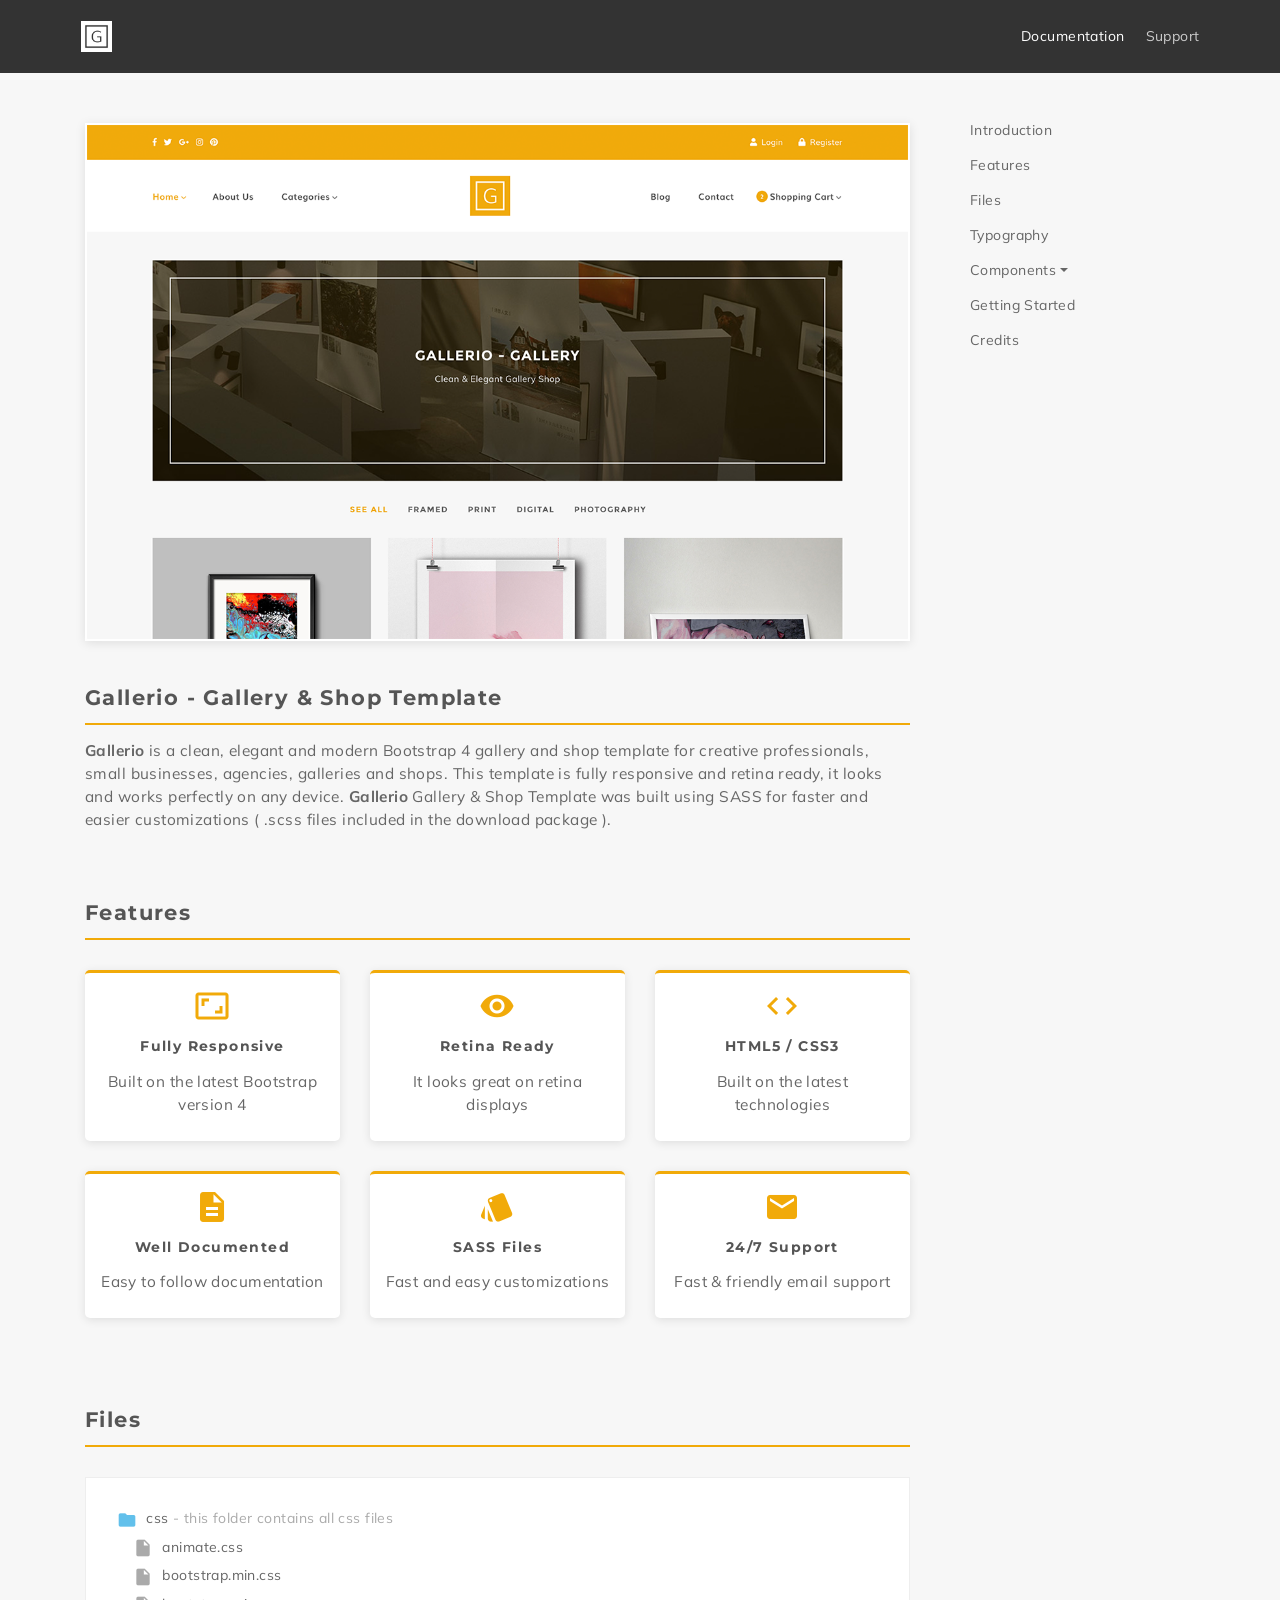
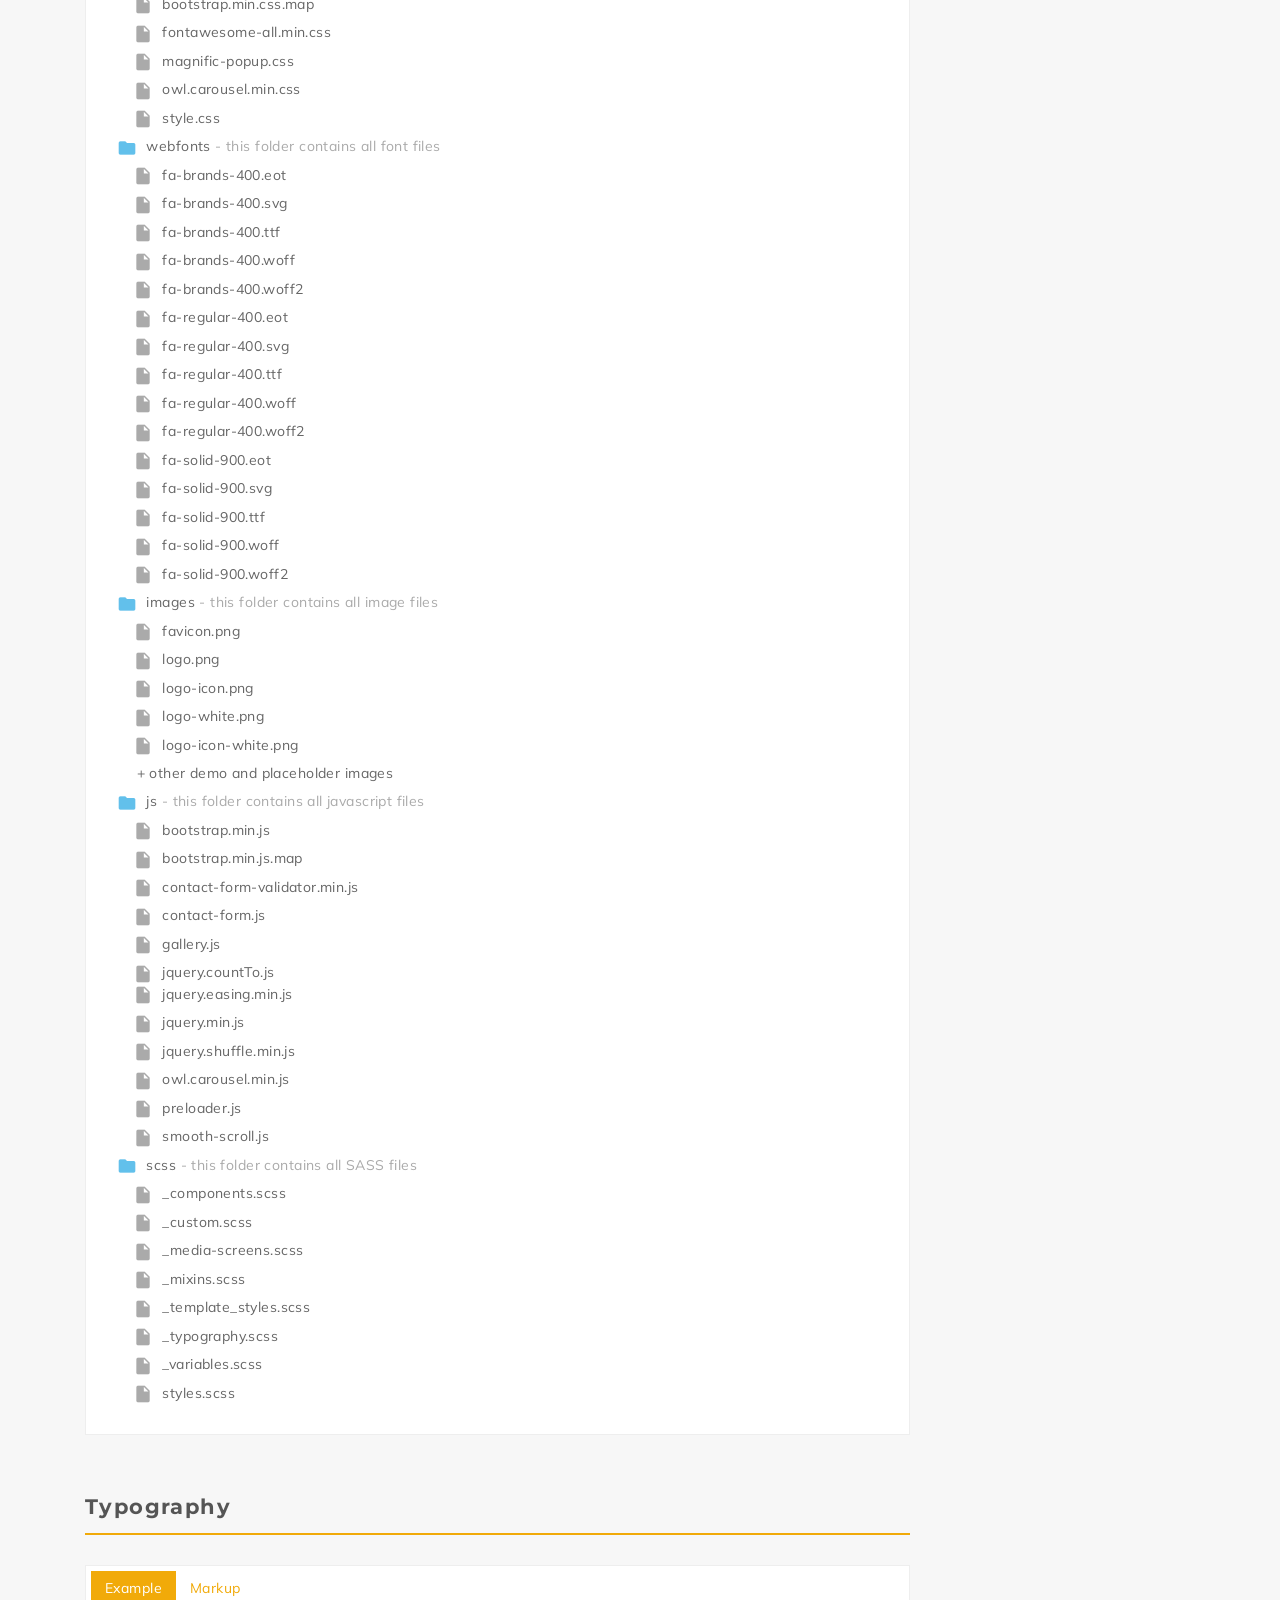
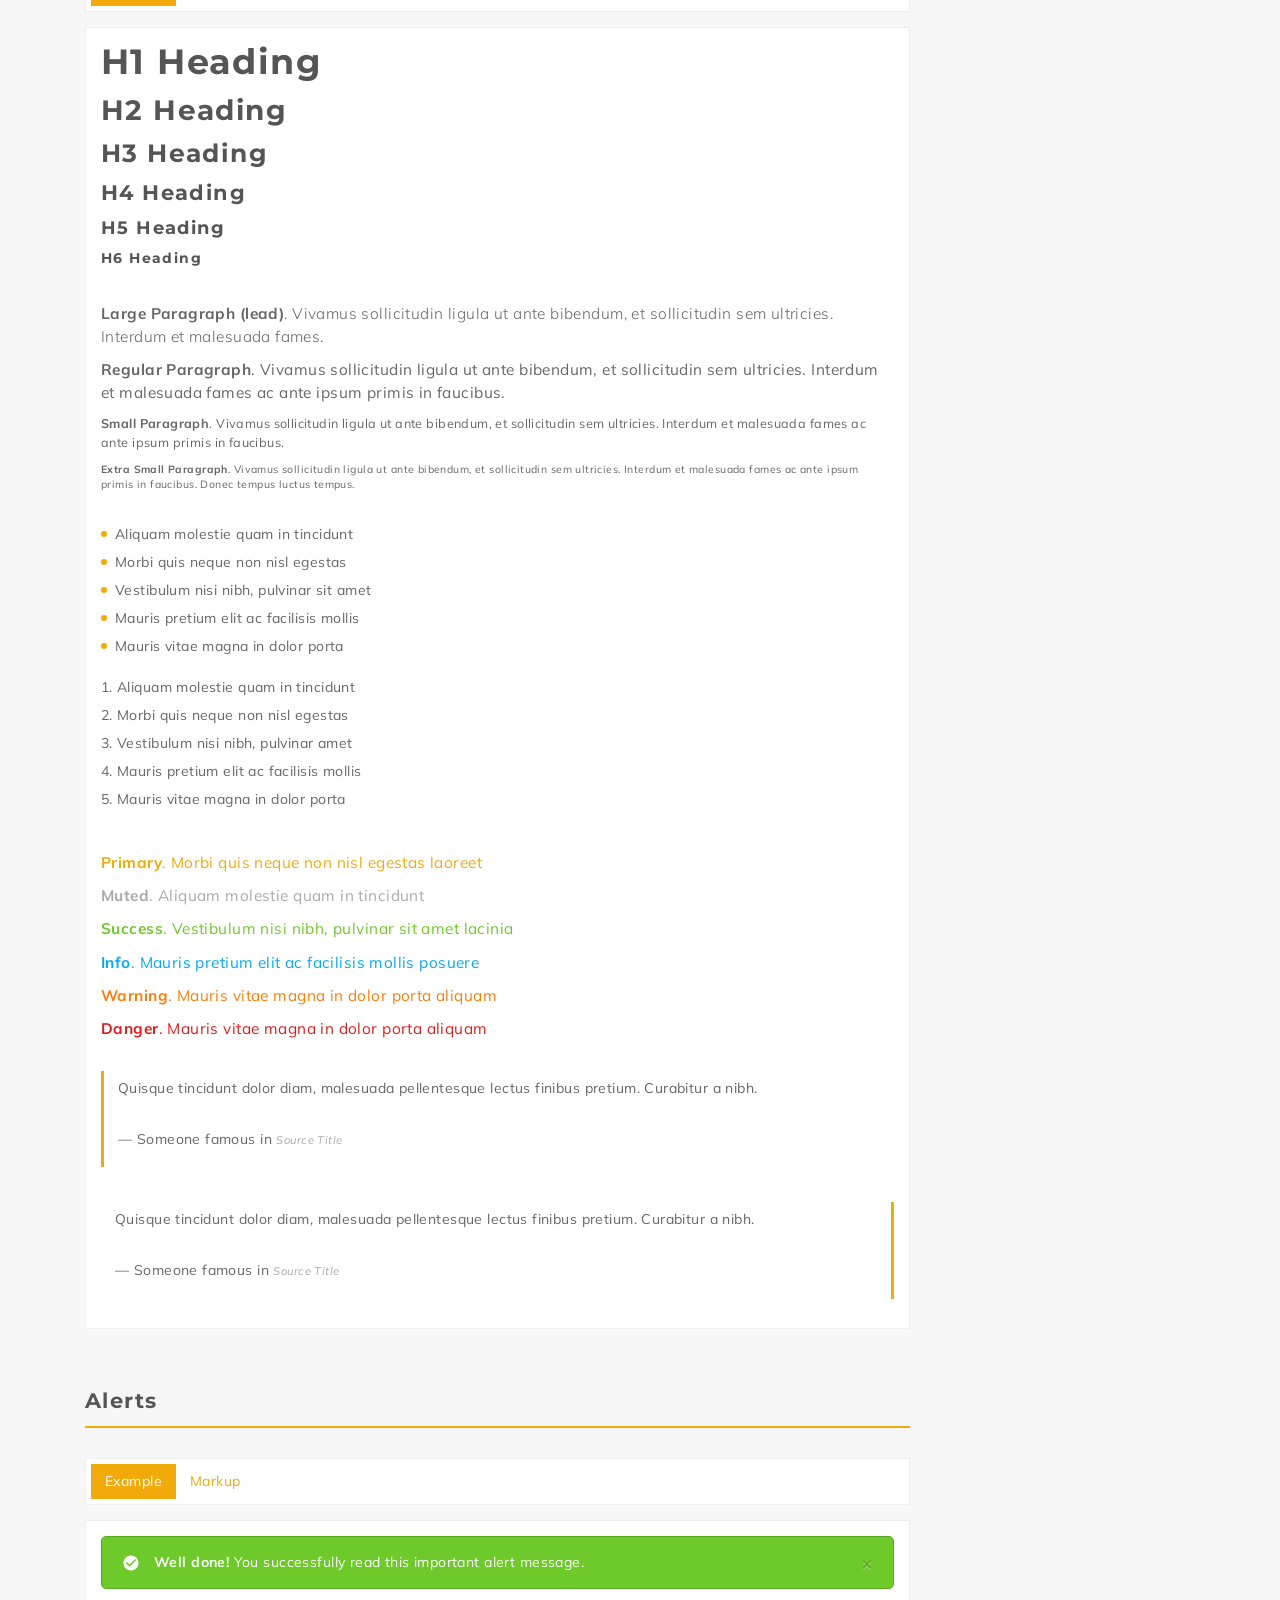
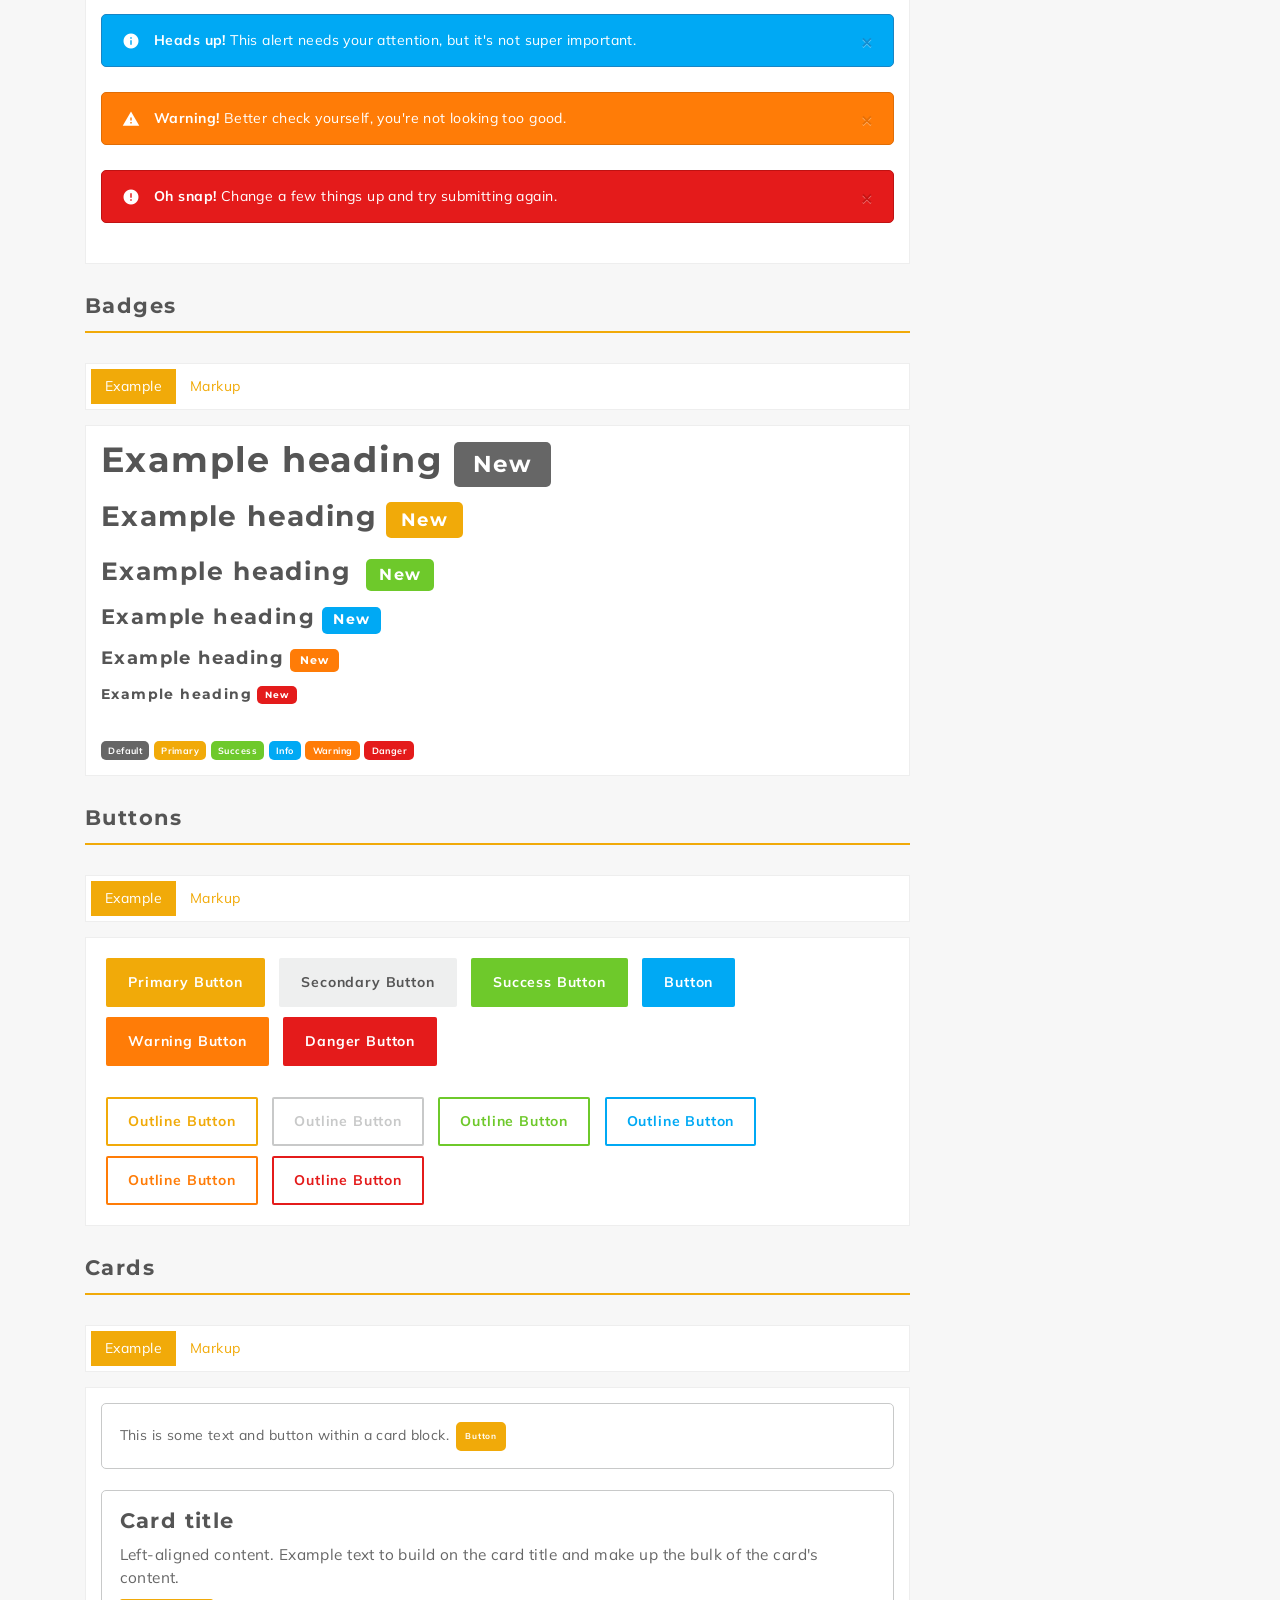
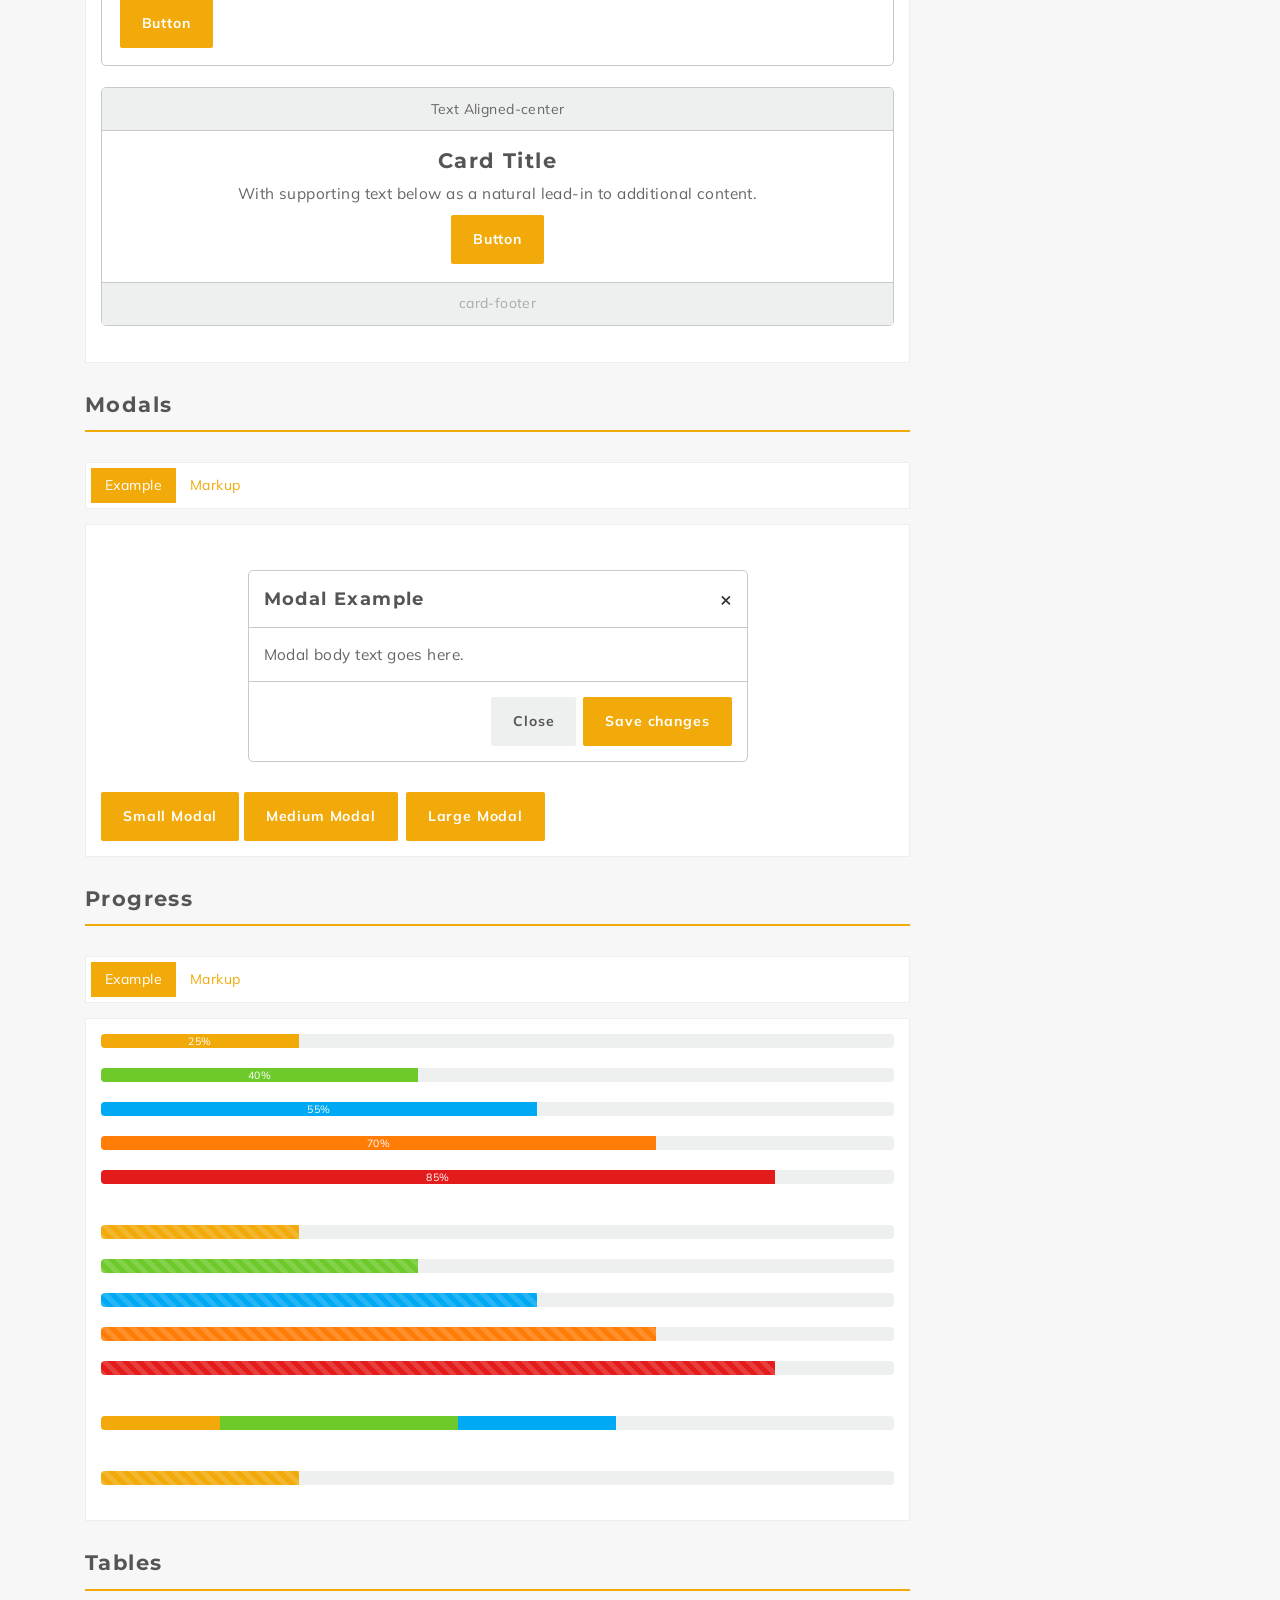
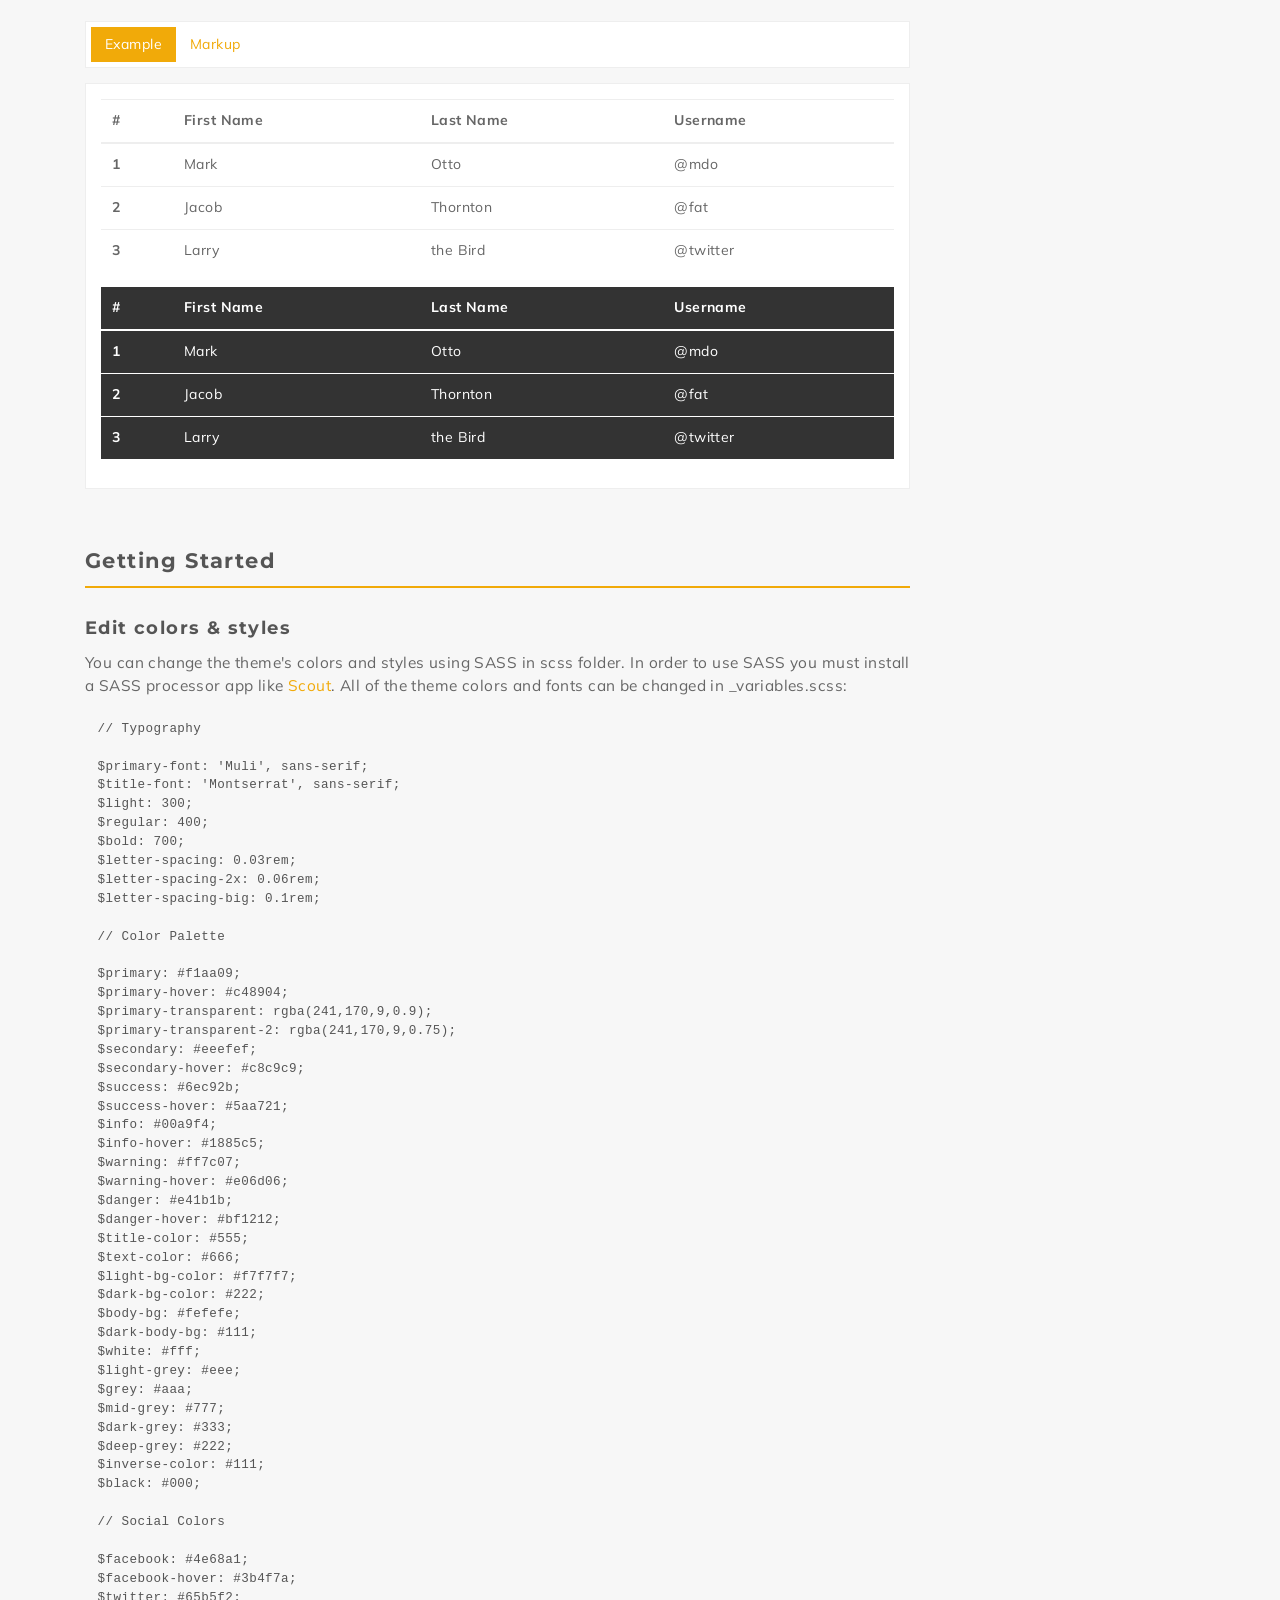
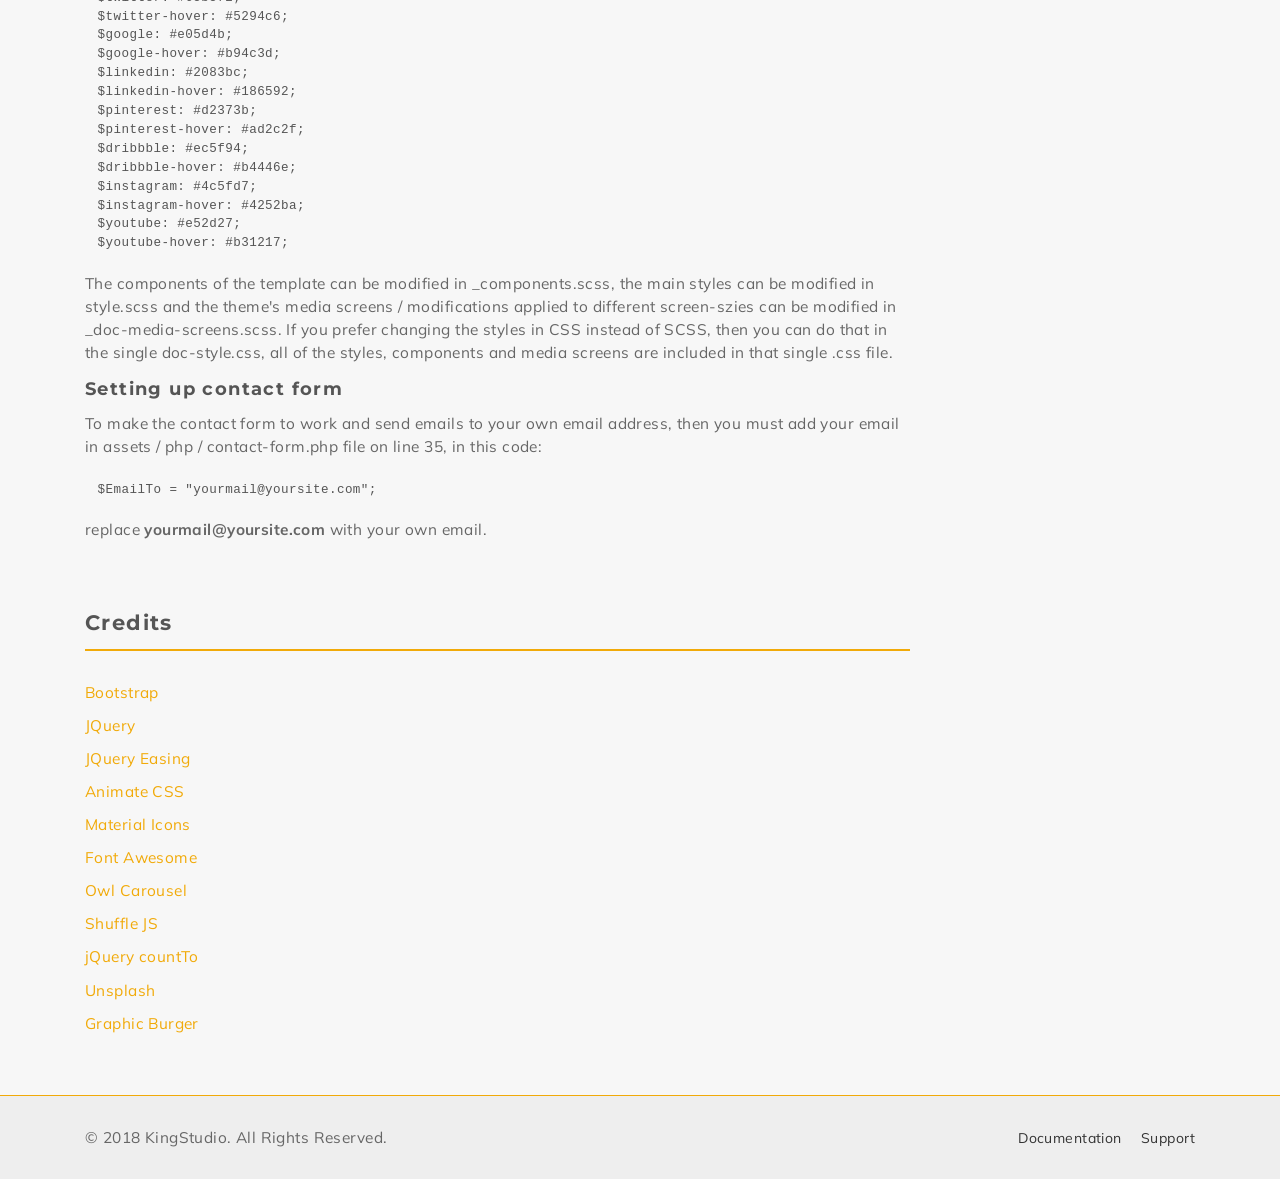
<file: public/documentation/index.html>
<!DOCTYPE html>
<html lang="en">

<head>
    <!-- Meta -->
    <meta charset="utf-8">
    <meta http-equiv="X-UA-Compatible" content="IE=edge">
    <meta name="viewport" content="width=device-width, initial-scale=1, shrink-to-fit=no">
    <meta name="description" content="Documentation">
    <meta name="author" content="kingstudio.ro">
    <!-- Favicon -->
    <link rel="icon" href="assets/images/favicon.png">
    <!-- Site Title -->
    <title>Documentation</title>
    <!-- Bootstrap 4 core CSS -->
    <link href="assets/css/bootstrap.min.css" rel="stylesheet">
    <!-- Custom Styles -->
    <link href="assets/css/doc-style.css" rel="stylesheet">
    <link href="assets/css/prism.css" rel="stylesheet">
    <link href="assets/css/animate.css" rel="stylesheet">
    <!-- Fonts -->
    <link href="https://fonts.googleapis.com/icon?family=Material+Icons" rel="stylesheet">
    <link href="assets/css/fontawesome-all.min.css" rel="stylesheet" type="text/css">
    <link href="https://fonts.googleapis.com/css?family=Muli:300,400,700" rel="stylesheet">
    <link href="https://fonts.googleapis.com/css?family=Montserrat:700" rel="stylesheet">
</head>

<body class="doc" data-spy="scroll" data-target="#nav-scroll">

    <!-- navigation menu -->
    <nav class="navbar doc-nav navbar-expand-lg navbar-inverse bg-inverse">
        <div class="container no-padding">
            <a class="navbar-brand" href="index.html"><img src="assets/images/logo.png" alt=""></a>

            <button class="navbar-toggler navbar-toggler-right" type="button" data-toggle="collapse" data-target="#main-menu" aria-controls="main-menu" aria-expanded="false" aria-label="Toggle navigation">
                <span class="navbar-toggler-icon"></span>
            </button>

            <div class="collapse navbar-collapse" id="main-menu">
                <ul class="navbar-nav ml-auto">
                    <li class="nav-item">
                        <a class="nav-link active" href="index.html">Documentation</a>
                    </li>
                    <li class="nav-item">
                        <a class="nav-link" href="mailto:kingstudio.help@gmail.com">Support</a>
                    </li>
                </ul>
            </div><!-- / collapse -->
        </div><!-- container full-width -->
    </nav>
    <!-- / navigation menu -->

    <div class="container">
        <div class="row">
            <div class="col-md-12 col-lg-9 content">
                <section id="introduction">
                    <img src="assets/images/preview.png" alt="">
                    <div class="item-description space-top">
                        <h2 class="section-title mt-3">Gallerio - Gallery &amp; Shop Template</h2>
                        <p class="mt-3"><strong>Gallerio</strong> is a clean, elegant and modern Bootstrap 4 gallery and shop template for creative professionals, small businesses, agencies, galleries and shops. This template is fully responsive and retina ready, it looks and works perfectly on any device. <strong>Gallerio</strong> Gallery &amp; Shop Template was built using SASS for faster and easier customizations ( .scss files included in the download package ).</p>
                    </div><!-- / item-description -->
                </section><!-- / introduction -->
                <section id="features">
                    <h2 class="section-title">Features</h2>
                    <div class="spacer">&nbsp;</div>
                    <div class="row">
                        <div class="col-md-4">
                            <div class="promo-box text-center inner-space">
                                <i class="md-icon dp36 box-icon">aspect_ratio</i>
                                <h6 class="box-title">Fully Responsive</h6>
                                <p class="box-description">Built on the latest Bootstrap version 4</p>
                            </div><!-- / icon-block -->
                        </div><!-- / column -->
                        <div class="col-md-4">
                            <div class="promo-box text-center inner-space">
                                <i class="md-icon dp36 box-icon">visibility</i>
                                <h6 class="box-title">Retina Ready</h6>
                                <p class="box-description">It looks great on retina displays</p>
                            </div><!-- / icon-block -->
                        </div><!-- / column -->
                        <div class="col-md-4">
                            <div class="promo-box text-center inner-space">
                                <i class="md-icon dp36 box-icon">code</i>
                                <h6 class="box-title">HTML5 / CSS3</h6>
                                <p class="box-description">Built on the latest technologies</p>
                            </div><!-- / icon-block -->
                        </div><!-- / column -->
                        <div class="col-md-4">
                            <div class="promo-box text-center inner-space">
                                <i class="md-icon dp36 box-icon">description</i>
                                <h6 class="box-title">Well Documented</h6>
                                <p class="box-description">Easy to follow documentation</p>
                            </div><!-- / icon-block -->
                        </div><!-- / column -->
                        <div class="col-md-4">
                            <div class="promo-box text-center inner-space">
                                <i class="md-icon dp36 box-icon">style</i>
                                <h6 class="box-title">SASS Files</h6>
                                <p class="box-description">Fast and easy customizations</p>
                            </div><!-- / icon-block -->
                        </div><!-- / column -->
                        <div class="col-md-4">
                            <div class="promo-box text-center inner-space">
                                <i class="md-icon dp36 box-icon">email</i>
                                <h6 class="box-title">24/7 Support</h6>
                                <p class="box-description">Fast & friendly email support</p>
                            </div><!-- / icon-block -->
                        </div><!-- / column -->
                    </div><!-- / row -->
                </section><!-- / features -->
                <section id="files">
                    <h2 class="section-title">Files</h2>
                    <div class="spacer">&nbsp;</div>
                    <div class="files-wrapper">
                        <!-- main-files-list -->
                        <ul class="files-list">
                            <!-- folder -->
                            <li class="files-text"><i class="md-icon dp20 folder-icon">folder</i> css <span class="text-muted">- this folder contains all css files</span>
                                <!-- files -->
                                <ul class="files-list mt-2">
                                    <li class="files-text"><i class="md-icon dp20 file-icon">insert_drive_file</i> animate.css</li><!-- file -->
                                    <li class="files-text mt-2"><i class="md-icon dp20 file-icon">insert_drive_file</i> bootstrap.min.css</li><!-- file -->
                                    <li class="files-text mt-2"><i class="md-icon dp20 file-icon">insert_drive_file</i> bootstrap.min.css.map</li><!-- file -->
                                    <li class="files-text mt-2"><i class="md-icon dp20 file-icon">insert_drive_file</i> fontawesome-all.min.css</li><!-- file -->
                                    <li class="files-text mt-2"><i class="md-icon dp20 file-icon">insert_drive_file</i> magnific-popup.css</li><!-- file -->
                                    <li class="files-text mt-2"><i class="md-icon dp20 file-icon">insert_drive_file</i> owl.carousel.min.css</li><!-- file -->
                                    <li class="files-text mt-2"><i class="md-icon dp20 file-icon">insert_drive_file</i> style.css</li><!-- file -->
                                </ul>
                                <!-- / files -->
                            </li><!-- / folder -->

                            <!-- folder -->
                            <li class="files-text mt-2"><i class="md-icon dp20 folder-icon">folder</i> webfonts <span class="text-muted">- this folder contains all font files</span>
                                <!-- files -->
                                <ul class="files-list mt-2">
                                    <li class="files-text"><i class="md-icon dp20 file-icon">insert_drive_file</i> fa-brands-400.eot</li><!-- file -->
                                    <li class="files-text mt-2"><i class="md-icon dp20 file-icon">insert_drive_file</i> fa-brands-400.svg</li><!-- file -->
                                    <li class="files-text mt-2"><i class="md-icon dp20 file-icon">insert_drive_file</i> fa-brands-400.ttf</li><!-- file -->
                                    <li class="files-text mt-2"><i class="md-icon dp20 file-icon">insert_drive_file</i> fa-brands-400.woff</li><!-- file -->
                                    <li class="files-text mt-2"><i class="md-icon dp20 file-icon">insert_drive_file</i> fa-brands-400.woff2</li><!-- file -->
                                    <li class="files-tex mt-2"><i class="md-icon dp20 file-icon">insert_drive_file</i> fa-regular-400.eot</li><!-- file -->
                                    <li class="files-text mt-2"><i class="md-icon dp20 file-icon">insert_drive_file</i> fa-regular-400.svg</li><!-- file -->
                                    <li class="files-text mt-2"><i class="md-icon dp20 file-icon">insert_drive_file</i> fa-regular-400.ttf</li><!-- file -->
                                    <li class="files-text mt-2"><i class="md-icon dp20 file-icon">insert_drive_file</i> fa-regular-400.woff</li><!-- file -->
                                    <li class="files-text mt-2"><i class="md-icon dp20 file-icon">insert_drive_file</i> fa-regular-400.woff2</li><!-- file -->
                                    <li class="files-text mt-2"><i class="md-icon dp20 file-icon">insert_drive_file</i> fa-solid-900.eot</li><!-- file -->
                                    <li class="files-text mt-2"><i class="md-icon dp20 file-icon">insert_drive_file</i> fa-solid-900.svg</li><!-- file -->
                                    <li class="files-text mt-2"><i class="md-icon dp20 file-icon">insert_drive_file</i> fa-solid-900.ttf</li><!-- file -->
                                    <li class="files-text mt-2"><i class="md-icon dp20 file-icon">insert_drive_file</i> fa-solid-900.woff</li><!-- file -->
                                    <li class="files-text mt-2"><i class="md-icon dp20 file-icon">insert_drive_file</i> fa-solid-900.woff2</li><!-- file -->
                                </ul>
                                <!-- / files -->
                            </li><!-- / folder -->

                            <li class="files-text mt-2"><i class="md-icon dp20 folder-icon">folder</i> images <span class="text-muted">- this folder contains all image files</span>
                                <!-- files -->
                                <ul class="files-list mt-2">
                                    <li class="files-text"><i class="md-icon dp20 file-icon">insert_drive_file</i> favicon.png</li><!-- file -->
                                    <li class="files-text mt-2"><i class="md-icon dp20 file-icon">insert_drive_file</i> logo.png</li><!-- file -->
                                    <li class="files-text mt-2"><i class="md-icon dp20 file-icon">insert_drive_file</i> logo-icon.png</li><!-- file -->
                                    <li class="files-text mt-2"><i class="md-icon dp20 file-icon">insert_drive_file</i> logo-white.png</li><!-- file -->
                                    <li class="files-text mt-2"><i class="md-icon dp20 file-icon">insert_drive_file</i> logo-icon-white.png</li><!-- file -->
                                    <li class="files-text mt-2 ml-1">+ other demo and placeholder images</li>
                                </ul>
                                <!-- / files -->
                            </li><!-- / folder -->

                            <li class="files-text mt-2"><i class="md-icon dp20 folder-icon">folder</i> js <span class="text-muted">- this folder contains all javascript files</span>
                                <!-- files -->
                                <ul class="files-list mt-2">
                                    <li class="files-text"><i class="md-icon dp20 file-icon">insert_drive_file</i> bootstrap.min.js</li><!-- file -->
                                    <li class="files-text mt-2"><i class="md-icon dp20 file-icon">insert_drive_file</i> bootstrap.min.js.map</li><!-- file -->
                                    <li class="files-text mt-2"><i class="md-icon dp20 file-icon">insert_drive_file</i> contact-form-validator.min.js</li><!-- file -->
                                    <li class="files-text mt-2"><i class="md-icon dp20 file-icon">insert_drive_file</i> contact-form.js</li><!-- file -->
                                    <li class="files-text mt-2"><i class="md-icon dp20 file-icon">insert_drive_file</i> gallery.js</li><!-- file -->
                                    <li class="files-text mt-2"><i class="md-icon dp20 file-icon">insert_drive_file</i> jquery.countTo.js</li><!-- file -->
                                    <li class="files-text"><i class="md-icon dp20 file-icon">insert_drive_file</i> jquery.easing.min.js</li><!-- file -->
                                    <li class="files-text mt-2"><i class="md-icon dp20 file-icon">insert_drive_file</i> jquery.min.js</li><!-- file -->
                                    <li class="files-text mt-2"><i class="md-icon dp20 file-icon">insert_drive_file</i> jquery.shuffle.min.js</li><!-- file -->
                                    <li class="files-text mt-2"><i class="md-icon dp20 file-icon">insert_drive_file</i> owl.carousel.min.js</li><!-- file -->
                                    <li class="files-text mt-2"><i class="md-icon dp20 file-icon">insert_drive_file</i> preloader.js</li><!-- file -->
                                    <li class="files-text mt-2"><i class="md-icon dp20 file-icon">insert_drive_file</i> smooth-scroll.js</li><!-- file -->
                                </ul>
                                <!-- / files -->
                            </li><!-- / folder -->

                            <li class="files-text mt-2"><i class="md-icon dp20 folder-icon">folder</i> scss <span class="text-muted">- this folder contains all SASS files</span>
                                <!-- files -->
                                <ul class="files-list mt-2">
                                    <li class="files-text"><i class="md-icon dp20 file-icon">insert_drive_file</i> _components.scss</li><!-- file -->
                                    <li class="files-text mt-2"><i class="md-icon dp20 file-icon">insert_drive_file</i> _custom.scss</li><!-- file -->
                                    <li class="files-text mt-2"><i class="md-icon dp20 file-icon">insert_drive_file</i> _media-screens.scss</li><!-- file -->
                                    <li class="files-text mt-2"><i class="md-icon dp20 file-icon">insert_drive_file</i> _mixins.scss</li><!-- file -->
                                    <li class="files-text mt-2"><i class="md-icon dp20 file-icon">insert_drive_file</i> _template_styles.scss</li><!-- file -->
                                    <li class="files-text mt-2"><i class="md-icon dp20 file-icon">insert_drive_file</i> _typography.scss</li><!-- file -->
                                    <li class="files-text mt-2"><i class="md-icon dp20 file-icon">insert_drive_file</i> _variables.scss</li><!-- file -->
                                    <li class="files-text mt-2"><i class="md-icon dp20 file-icon">insert_drive_file</i> styles.scss</li><!-- file -->
                                </ul>
                                <!-- / files -->
                            </li><!-- / folder -->
                        </ul><!-- / main-files-list -->
                    </div><!-- / files-wrapper -->
                </section><!-- / files -->
                <section id="typography">
                    <h2 class="section-title">Typography</h2>
                    <div class="spacer">&nbsp;</div>

                    <!-- example-markup-panel -->
                    <ul class="nav nav-pills example-markup-header" role="tablist">
                        <li class="nav-item">
                            <a class="nav-link active" data-toggle="tab" href="#typo-demo" role="tab">Example</a>
                        </li>
                        <li class="nav-item">
                            <a class="nav-link" data-toggle="tab" href="#typo-markup" role="tab">Markup</a>
                        </li>
                    </ul><!-- / nav tabs -->
                    <div class="tab-content example-markup-content">
                        <div class="tab-pane example-panel fade show active" id="typo-demo" role="tabpanel">
                            <h1 class="mb-3">H1 Heading</h1>
                            <h2 class="mb-3">H2 Heading</h2>
                            <h3 class="mb-3">H3 Heading</h3>
                            <h4 class="mb-3">H4 Heading</h4>
                            <h5 class="mb-3">H5 Heading</h5>
                            <h6 class="mb-3">H6 Heading</h6>
                            <br>
                            <p class="lead"><strong>Large Paragraph (lead)</strong>. Vivamus sollicitudin ligula ut ante bibendum, et sollicitudin sem ultricies. Interdum et malesuada fames.</p>
                            <p><strong>Regular Paragraph</strong>. Vivamus sollicitudin ligula ut ante bibendum, et sollicitudin sem ultricies. Interdum et malesuada fames ac ante ipsum primis in faucibus.</p>
                            <p class="text-sm"><strong>Small Paragraph</strong>. Vivamus sollicitudin ligula ut ante bibendum, et sollicitudin sem ultricies. Interdum et malesuada fames ac ante ipsum primis in faucibus.</p>
                            <p class="text-xs"><strong>Extra Small Paragraph</strong>. Vivamus sollicitudin ligula ut ante bibendum, et sollicitudin sem ultricies. Interdum et malesuada fames ac ante ipsum primis in faucibus. Donec tempus luctus tempus.</p>
                            <br>
                            <ul class="list-featured space-bottom-20">
                                <li>Aliquam molestie quam in tincidunt</li>
                                <li>Morbi quis neque non nisl egestas</li>
                                <li>Vestibulum nisi nibh, pulvinar sit amet</li>
                                <li>Mauris pretium elit ac facilisis mollis</li>
                                <li>Mauris vitae magna in dolor porta</li>
                            </ul>
                            <ol>
                                <li>Aliquam molestie quam in tincidunt</li>
                                <li>Morbi quis neque non nisl egestas</li>
                                <li>Vestibulum nisi nibh, pulvinar amet</li>
                                <li>Mauris pretium elit ac facilisis mollis</li>
                                <li>Mauris vitae magna in dolor porta</li>
                            </ol>
                            <br>
                            <p class="text-primary"><strong>Primary</strong>. Morbi quis neque non nisl egestas laoreet</p>
                            <p class="text-muted"><strong>Muted</strong>. Aliquam molestie quam in tincidunt</p>
                            <p class="text-success"><strong>Success</strong>. Vestibulum nisi nibh, pulvinar sit amet lacinia</p>
                            <p class="text-info"><strong>Info</strong>. Mauris pretium elit ac facilisis mollis posuere</p>
                            <p class="text-warning"><strong>Warning</strong>. Mauris vitae magna in dolor porta aliquam</p>
                            <p class="text-danger"><strong>Danger</strong>. Mauris vitae magna in dolor porta aliquam</p>
                            <br>
                            <blockquote class="blockquote">
                                <p class="mb-0">Quisque tincidunt dolor diam, malesuada pellentesque lectus finibus pretium. Curabitur a nibh.</p>
                                <footer class="blockquote-footer">Someone famous in <cite title="Source Title">Source Title</cite></footer>
                            </blockquote>
                            <br>
                            <blockquote class="blockquote blockquote-reverse">
                                <p class="mb-0">Quisque tincidunt dolor diam, malesuada pellentesque lectus finibus pretium. Curabitur a nibh.</p>
                                <footer class="blockquote-footer">Someone famous in <cite title="Source Title">Source Title</cite></footer>
                            </blockquote>
                        </div><!-- / example-panel -->
                        <div class="tab-pane code-panel fade" id="typo-markup" role="tabpanel">
                            <!-- code-view -->
                            <pre><code class="language-markup">&lt;h1&gt;H1 Heading&lt;/h1&gt;
&lt;h2&gt;H2 Heading&lt;/h2&gt;
&lt;h3&gt;H3 Heading&lt;/h3&gt;
&lt;h4&gt;H4 Heading&lt;/h4&gt;
&lt;h5&gt;H6 Heading&lt;/h5&gt;
&lt;h6&gt;H6 Heading&lt;/h6&gt;

&lt;p class="lead"&gt;&lt;strong&gt;Large Paragraph (lead)&lt;/strong&gt;. Vivamus sollicitudin ligula ut ante bibendum, et sollicitudin sem ultricies. Interdum et malesuada fames.&lt;/p&gt;
&lt;p&gt;&lt;strong&gt;Regular Paragraph&lt;/strong&gt;. Vivamus sollicitudin ligula ut ante bibendum, et sollicitudin sem ultricies. Interdum et malesuada fames ac ante ipsum primis in faucibus.&lt;/p&gt;
&lt;p class="text-sm"&gt;&lt;strong&gt;Small Paragraph&lt;/strong&gt;. Vivamus sollicitudin ligula ut ante bibendum, et sollicitudin sem ultricies. Interdum et malesuada fames ac ante ipsum primis in faucibus.&lt;/p&gt;
&lt;p class="text-xs"&gt;&lt;strong&gt;Extra Small Paragraph&lt;/strong&gt;. Vivamus sollicitudin ligula ut ante bibendum, et sollicitudin sem ultricies. Interdum et malesuada fames ac ante ipsum primis in faucibus. Donec tempus luctus tempus.&lt;/p&gt;

&lt;ul class="list-featured space-bottom-20"&gt;
    &lt;li&gt;Aliquam molestie quam in tincidunt&lt;/li&gt;
    &lt;li&gt;Morbi quis neque non nisl egestas&lt;/li&gt;
    &lt;li&gt;Vestibulum nisi nibh, pulvinar sit amet&lt;/li&gt;
    &lt;li&gt;Mauris pretium elit ac facilisis mollis&lt;/li&gt;
    &lt;li&gt;Mauris vitae magna in dolor porta&lt;/li&gt;
&lt;/ul&gt;
&lt;ol&gt;
    &lt;li&gt;Aliquam molestie quam in tincidunt&lt;/li&gt;
    &lt;li&gt;Morbi quis neque non nisl egestas&lt;/li&gt;
    &lt;li&gt;Vestibulum nisi nibh, pulvinar amet&lt;/li&gt;
    &lt;li&gt;Mauris pretium elit ac facilisis mollis&lt;/li&gt;
    &lt;li&gt;Mauris vitae magna in dolor porta&lt;/li&gt;
&lt;/ol&gt;

&lt;p class="text-primary">&lt;strong>Primary&lt;/strong>. Morbi quis neque non nisl egestas laoreet&lt;/p>
&lt;p class="text-muted">&lt;strong>Muted&lt;/strong>. Aliquam molestie quam in tincidunt&lt;/p>
&lt;p class="text-success">&lt;strong>Success&lt;/strong>. Vestibulum nisi nibh, pulvinar sit amet lacinia&lt;/p>
&lt;p class="text-info">&lt;strong>Info&lt;/strong>. Mauris pretium elit ac facilisis mollis posuere&lt;/p>
&lt;p class="text-warning">&lt;strong>Warning&lt;/strong>. Mauris vitae magna in dolor porta aliquam&lt;/p>
&lt;p class="text-danger">&lt;strong>Danger&lt;/strong>. Mauris vitae magna in dolor porta aliquam&lt;/p>

&lt;blockquote class="blockquote">
    &lt;p class="mb-0">Quisque tincidunt dolor diam, malesuada pellentesque lectus finibus pretium. Curabitur a nibh.&lt;/p>
    &lt;footer class="blockquote-footer">Someone famous in &lt;cite title="Source Title">Source Title&lt;/cite>&lt;/footer>
&lt;/blockquote>

&lt;blockquote class="blockquote blockquote-reverse">
    &lt;p class="mb-0">Quisque tincidunt dolor diam, malesuada pellentesque lectus finibus pretium. Curabitur a nibh.&lt;/p>
    &lt;footer class="blockquote-footer">Someone famous in &lt;cite title="Source Title">Source Title&lt;/cite>&lt;/footer>
&lt;/blockquote></code></pre><!-- / code-view -->
                        </div><!-- / code-panel -->
                    </div><!-- / tab-content -->
                    <!-- / example-markup-panel -->
                </section><!-- / typography -->

                <section id="components">
                    <div id="alerts">
                        <h2 class="section-title">Alerts</h2>
                        <div class="spacer">&nbsp;</div>

                        <!-- example-markup-panel -->
                        <ul class="nav nav-pills example-markup-header" role="tablist">
                            <li class="nav-item">
                                <a class="nav-link active" data-toggle="tab" href="#alerts-demo" role="tab">Example</a>
                            </li>
                            <li class="nav-item">
                                <a class="nav-link" data-toggle="tab" href="#alerts-markup" role="tab">Markup</a>
                            </li>
                        </ul><!-- / nav tabs -->
                        <div class="tab-content example-markup-content">
                            <div class="tab-pane example-panel fade show active" id="alerts-demo" role="tabpanel">
                                <div class="alert alert-success alert-dismissible fade show" role="alert">
                                    <button type="button" class="close" data-dismiss="alert" aria-label="Close">
                                        <span aria-hidden="true">&times;</span>
                                    </button>
                                    <i class="md-icon dp18 alert-icon mr-3">check_circle</i><strong>Well done!</strong> You successfully read this important alert message.
                                </div><!-- / alert -->

                                <div class="alert alert-info alert-dismissible fade show" role="alert">
                                    <button type="button" class="close" data-dismiss="alert" aria-label="Close">
                                        <span aria-hidden="true">&times;</span>
                                    </button>
                                    <i class="md-icon dp18 alert-icon mr-3">info</i><strong>Heads up!</strong> This alert needs your attention, but it's not super important.
                                </div><!-- / alert -->

                                <div class="alert alert-warning alert-dismissible fade show" role="alert">
                                    <button type="button" class="close" data-dismiss="alert" aria-label="Close">
                                        <span aria-hidden="true">&times;</span>
                                    </button>
                                    <i class="md-icon dp18 alert-icon mr-3">warning</i><strong>Warning!</strong> Better check yourself, you're not looking too good.
                                </div><!-- / alert -->

                                <div class="alert alert-danger alert-dismissible fade show" role="alert">
                                    <button type="button" class="close" data-dismiss="alert" aria-label="Close">
                                        <span aria-hidden="true">&times;</span>
                                    </button>
                                    <i class="md-icon dp18 alert-icon mr-3">error</i><strong>Oh snap! </strong>Change a few things up and try submitting again.
                                </div><!-- / alert -->
                            </div><!-- / example-panel -->
                            <div class="tab-pane code-panel fade" id="alerts-markup" role="tabpanel">
                                <!-- code-view -->
                                <pre><code class="language-markup">&lt;div class="alert alert-success alert-dismissible fade show" role="alert">
    &lt;button type="button" class="close" data-dismiss="alert" aria-label="Close">
        &lt;span aria-hidden="true">&times;&lt;/span>
    &lt;/button>
    &lt;i class="md-icon dp18 alert-icon mr-3">check_circle&lt;/i>&lt;strong>Well done!&lt;/strong> You successfully read this important alert message.
&lt;/div>&lt;!-- / alert -->

&lt;div class="alert alert-info alert-dismissible fade show" role="alert">
    &lt;button type="button" class="close" data-dismiss="alert" aria-label="Close">
        &lt;span aria-hidden="true">&times;&lt;/span>
    &lt;/button>
    &lt;i class="md-icon dp18 alert-icon mr-3">info&lt;/i>&lt;strong>Heads up!&lt;/strong> This alert needs your attention, but it's not super important.
&lt;/div>&lt;!-- / alert -->

&lt;div class="alert alert-warning alert-dismissible fade show" role="alert">
    &lt;button type="button" class="close" data-dismiss="alert" aria-label="Close">
        &lt;span aria-hidden="true">&times;&lt;/span>
    &lt;/button>
    &lt;i class="md-icon dp18 alert-icon mr-3">warning&lt;/i>&lt;strong>Warning!&lt;/strong> Better check yourself, you're not looking too good.
&lt;/div>&lt;!-- / alert -->

&lt;div class="alert alert-danger alert-dismissible fade show" role="alert">
    &lt;button type="button" class="close" data-dismiss="alert" aria-label="Close">
        &lt;span aria-hidden="true">&times;&lt;/span>
    &lt;/button>
    &lt;i class="md-icon dp18 alert-icon mr-3">error&lt;/i>&lt;strong>Oh snap! &lt;/strong>Change a few things up and try submitting again.
&lt;/div>&lt;!-- / alert --></code></pre><!-- / code-view -->
                            </div><!-- / code-panel -->
                        </div><!-- / tab-content -->
                        <!-- / example-markup-panel -->
                    </div><!-- / alerts -->

                    <div id="badges" class="inner-space-top-2x">
                        <h2 class="section-title">Badges</h2>
                        <div class="spacer">&nbsp;</div>

                        <!-- example-markup-panel -->
                        <ul class="nav nav-pills example-markup-header" role="tablist">
                            <li class="nav-item">
                                <a class="nav-link active" data-toggle="tab" href="#badges-demo" role="tab">Example</a>
                            </li>
                            <li class="nav-item">
                                <a class="nav-link" data-toggle="tab" href="#badges-markup" role="tab">Markup</a>
                            </li>
                        </ul><!-- / nav tabs -->
                        <div class="tab-content example-markup-content">
                            <div class="tab-pane example-panel fade show active" id="badges-demo" role="tabpanel">
                                <h1>Example heading <span class="badge badge-default mb-2">New</span></h1>
                                <h2>Example heading <span class="badge badge-primary mb-2">New</span></h2>
                                <h3>Example heading <span class="badge badge-success m-2">New</span></h3>
                                <h4>Example heading <span class="badge badge-info mb-2">New</span></h4>
                                <h5>Example heading <span class="badge badge-warning mb-2">New</span></h5>
                                <h6>Example heading <span class="badge badge-danger mb-2">New</span></h6>
                                <br>
                                <span class="badge badge-default">Default</span>
                                <span class="badge badge-primary">Primary</span>
                                <span class="badge badge-success">Success</span>
                                <span class="badge badge-info">Info</span>
                                <span class="badge badge-warning">Warning</span>
                                <span class="badge badge-danger">Danger</span>
                            </div><!-- / example-panel -->
                            <div class="tab-pane code-panel fade" id="badges-markup" role="tabpanel">
                                <!-- code-view -->
                                <pre><code class="language-markup">&lt;h1>Example heading &lt;span class="badge badge-default mb-2">New&lt;/span>&lt;/h1>
&lt;h2>Example heading &lt;span class="badge badge-primary mb-2">New&lt;/span>&lt;/h2>
&lt;h3>Example heading &lt;span class="badge badge-success m-2">New&lt;/span>&lt;/h3>
&lt;h4>Example heading &lt;span class="badge badge-info mb-2">New&lt;/span>&lt;/h4>
&lt;h5>Example heading &lt;span class="badge badge-warning mb-2">New&lt;/span>&lt;/h5>
&lt;h6>Example heading &lt;span class="badge badge-danger mb-2">New&lt;/span>&lt;/h6>

&lt;span class="badge badge-default">Default&lt;/span>
&lt;span class="badge badge-primary">Primary&lt;/span>
&lt;span class="badge badge-success">Success&lt;/span>
&lt;span class="badge badge-info">Info&lt;/span>
&lt;span class="badge badge-warning">Warning&lt;/span>
&lt;span class="badge badge-danger">Danger&lt;/span></code></pre><!-- / code-view -->
                            </div><!-- / code-panel -->
                        </div><!-- / tab-content -->
                        <!-- / example-markup-panel -->
                    </div><!-- / badges -->

                    <div id="buttons" class="inner-space-top-2x">
                        <h2 class="section-title">Buttons</h2>
                        <div class="spacer">&nbsp;</div>

                        <!-- example-markup-panel -->
                        <ul class="nav nav-pills example-markup-header" role="tablist">
                            <li class="nav-item">
                                <a class="nav-link active" data-toggle="tab" href="#buttons-demo" role="tab">Example</a>
                            </li>
                            <li class="nav-item">
                                <a class="nav-link" data-toggle="tab" href="#buttons-markup" role="tab">Markup</a>
                            </li>
                        </ul><!-- / nav tabs -->
                        <div class="tab-content example-markup-content">
                            <div class="tab-pane example-panel buttons-example fade show active" id="buttons-demo" role="tabpanel">
                                <button type="button" class="btn btn-primary">Primary Button</button>
                                <button type="button" class="btn btn-secondary">Secondary Button</button>
                                <button type="button" class="btn btn-success">Success Button</button>
                                <button type="button" class="btn btn-info">Button</button>
                                <button type="button" class="btn btn-warning">Warning Button</button>
                                <button type="button" class="btn btn-danger">Danger Button</button>
                                <br>
                                <br>
                                <button type="button" class="btn btn-outline-primary">Outline Button</button>
                                <button type="button" class="btn btn-outline-secondary">Outline Button</button>
                                <button type="button" class="btn btn-outline-success">Outline Button</button>
                                <button type="button" class="btn btn-outline-info">Outline Button</button>
                                <button type="button" class="btn btn-outline-warning">Outline Button</button>
                                <button type="button" class="btn btn-outline-danger">Outline Button</button>
                            </div><!-- / example-panel -->
                            <div class="tab-pane code-panel fade" id="buttons-markup" role="tabpanel">
                                <!-- code-view -->
                                <pre><code class="language-markup">&lt;button type="button" class="btn btn-primary">Primary Button&lt;/button>
&lt;button type="button" class="btn btn-secondary">Secondary Button&lt;/button>
&lt;button type="button" class="btn btn-success">Success Button&lt;/button>
&lt;button type="button" class="btn btn-info">Button&lt;/button>
&lt;button type="button" class="btn btn-warning">Warning Button&lt;/button>
&lt;button type="button" class="btn btn-danger">Danger Button&lt;/button>

&lt;button type="button" class="btn btn-outline-primary">Outline Button&lt;/button>
&lt;button type="button" class="btn btn-outline-secondary">Outline Button&lt;/button>
&lt;button type="button" class="btn btn-outline-success">Outline Button&lt;/button>
&lt;button type="button" class="btn btn-outline-info">Outline Button&lt;/button>
&lt;button type="button" class="btn btn-outline-warning">Outline Button&lt;/button>
&lt;button type="button" class="btn btn-outline-danger">Outline Button&lt;/button></code></pre><!-- / code-view -->
                            </div><!-- / code-panel -->
                        </div><!-- / tab-content -->
                        <!-- / example-markup-panel -->
                    </div><!-- / buttons -->

                    <div id="cards" class="inner-space-top-2x">
                        <h2 class="section-title">Cards</h2>
                        <div class="spacer">&nbsp;</div>

                        <!-- example-markup-panel -->
                        <ul class="nav nav-pills example-markup-header" role="tablist">
                            <li class="nav-item">
                                <a class="nav-link active" data-toggle="tab" href="#cards-demo" role="tab">Example</a>
                            </li>
                            <li class="nav-item">
                                <a class="nav-link" data-toggle="tab" href="#cards-markup" role="tab">Markup</a>
                            </li>
                        </ul><!-- / nav tabs -->
                        <div class="tab-content example-markup-content">
                            <div class="tab-pane example-panel fade show active" id="cards-demo" role="tabpanel">
                                <div class="card">
                                    <div class="card-body">
                                        This is some text and button within a card block.<a href="#x" class="btn btn-xs btn-primary ml-2">Button</a>
                                    </div>
                                </div><!-- / card -->

                                <div class="card">
                                    <div class="card-body">
                                        <h4 class="card-title">Card title</h4>
                                        <p class="card-text">Left-aligned content. Example text to build on the card title and make up the bulk of the card's content.</p>
                                        <a href="#x" class="btn btn-primary">Button</a>
                                    </div><!-- / card-body -->
                                </div><!-- / card -->

                                <div class="card text-center">
                                    <div class="card-header">
                                        Text Aligned-center
                                    </div><!-- / card-header -->
                                    <div class="card-body">
                                        <h4 class="card-title">Card Title</h4>
                                        <p class="card-text">With supporting text below as a natural lead-in to additional content.</p>
                                        <a href="#x" class="btn btn-primary">Button</a>
                                    </div><!-- / card-body -->
                                    <div class="card-footer text-muted">
                                        card-footer
                                    </div><!-- / card-footer -->
                                </div><!-- / card -->
                            </div><!-- / example-panel -->
                            <div class="tab-pane code-panel fade" id="cards-markup" role="tabpanel">
                                <!-- code-view -->
                                <pre><code class="language-markup">&lt;div class="card">
    &lt;div class="card-body">
        This is some text and button within a card block.&lt;a href="#x" class="btn btn-xs btn-primary ml-2">Button&lt;/a>
    &lt;/div>
&lt;/div>&lt;!-- / card -->

&lt;div class="card">
    &lt;div class="card-body">
        &lt;h4 class="card-title">Card title&lt;/h4>
        &lt;p class="card-text">Left-aligned content. Example text to build on the card title and make up the bulk of the card's content.&lt;/p>
        &lt;a href="#x" class="btn btn-primary">Button&lt;/a>
    &lt;/div>&lt;!-- / card-body -->
&lt;/div>&lt;!-- / card -->

&lt;div class="card text-center">
    &lt;div class="card-header">
        Text Aligned-center
    &lt;/div>&lt;!-- / card-header -->
    &lt;div class="card-body">
        &lt;h4 class="card-title">Card Title&lt;/h4>
        &lt;p class="card-text">With supporting text below as a natural lead-in to additional content.&lt;/p>
        &lt;a href="#x" class="btn btn-primary">Button&lt;/a>
    &lt;/div>&lt;!-- / card-body -->
    &lt;div class="card-footer text-muted">
        card-footer
    &lt;/div>&lt;!-- / card-footer -->
&lt;/div>&lt;!-- / card --></code></pre><!-- / code-view -->
                            </div><!-- / code-panel -->
                        </div><!-- / tab-content -->
                        <!-- / example-markup-panel -->
                    </div><!-- / cards -->

                    <div id="modals" class="inner-space-top-2x">
                        <h2 class="section-title">Modals</h2>
                        <div class="spacer">&nbsp;</div>

                        <!-- example-markup-panel -->
                        <ul class="nav nav-pills example-markup-header" role="tablist">
                            <li class="nav-item">
                                <a class="nav-link active" data-toggle="tab" href="#modals-demo" role="tab">Example</a>
                            </li>
                            <li class="nav-item">
                                <a class="nav-link" data-toggle="tab" href="#modals-markup" role="tab">Markup</a>
                            </li>
                        </ul><!-- / nav tabs -->
                        <div class="tab-content example-markup-content">
                            <div class="tab-pane example-panel fade show active" id="modals-demo" role="tabpanel">
                                <div class="example-modal">
                                    <div class="modal" tabindex="-1">
                                        <div class="modal-dialog" role="document">
                                            <div class="modal-content">
                                                <div class="modal-header">
                                                    <h5 class="modal-title">Modal Example</h5>
                                                    <button type="button" class="close" data-dismiss="modal" aria-label="Close">
                                                        <span aria-hidden="true">&times;</span>
                                                    </button>
                                                </div><!-- / modal-header -->
                                                <div class="modal-body">
                                                    <p>Modal body text goes here.</p>
                                                </div><!-- / modal-body -->
                                                <div class="modal-footer">
                                                    <button type="button" class="btn btn-secondary" data-dismiss="modal">Close</button>
                                                    <button type="button" class="btn btn-primary">Save changes</button>
                                                </div><!-- / modal-footer -->
                                            </div><!-- / modal-content -->
                                        </div><!-- / modal-dialog -->
                                    </div><!-- / modal -->
                                </div><!-- / example-modal -->

                                <!-- small modal -->
                                <button type="button" class="btn btn-primary" data-toggle="modal" data-target=".small-modal-example">Small Modal</button>

                                <div class="modal fade small-modal-example" tabindex="-1" role="dialog">
                                    <div class="modal-dialog modal-sm">
                                        <div class="modal-content">
                                            <div class="modal-header">
                                                <h5 class="modal-title">Modal Example</h5>
                                                <button type="button" class="close" data-dismiss="modal" aria-label="Close">
                                                    <span aria-hidden="true">&times;</span>
                                                </button>
                                            </div><!-- / modal-header -->
                                            <div class="modal-body">
                                                <p>Modal body text goes here.</p>
                                            </div><!-- / modal-body -->
                                            <div class="modal-footer">
                                                <button type="button" class="btn btn-secondary" data-dismiss="modal">Close</button>
                                                <button type="button" class="btn btn-primary">Save changes</button>
                                            </div><!-- / modal-footer -->
                                        </div><!-- / modal-content -->
                                    </div><!-- / modal-dialog -->
                                </div><!-- / modal -->
                                <!-- / small modal -->

                                <!-- medium modal -->
                                <button type="button" class="btn btn-primary mr-1" data-toggle="modal" data-target=".medium-modal-example">Medium Modal</button>

                                <div class="modal fade medium-modal-example" tabindex="-1" role="dialog">
                                    <div class="modal-dialog">
                                        <div class="modal-content">
                                            <div class="modal-header">
                                                <h5 class="modal-title">Modal Example</h5>
                                                <button type="button" class="close" data-dismiss="modal" aria-label="Close">
                                                    <span aria-hidden="true">&times;</span>
                                                </button>
                                            </div><!-- / modal-header -->
                                            <div class="modal-body">
                                                <p>Modal body text goes here.</p>
                                            </div><!-- / modal-body -->
                                            <div class="modal-footer">
                                                <button type="button" class="btn btn-secondary" data-dismiss="modal">Close</button>
                                                <button type="button" class="btn btn-primary">Save changes</button>
                                            </div><!-- / modal-footer -->
                                        </div><!-- / modal-content -->
                                    </div><!-- modal-dialog -->
                                </div><!-- / modal -->
                                <!-- / medium modal -->

                                <!-- large modal -->
                                <button type="button" class="btn btn-primary mr-1" data-toggle="modal" data-target=".large-modal-example">Large Modal</button>

                                <div class="modal fade large-modal-example" tabindex="-1" role="dialog">
                                    <div class="modal-dialog modal-lg">
                                        <div class="modal-content">
                                            <div class="modal-header">
                                                <h5 class="modal-title">Modal Example</h5>
                                                <button type="button" class="close" data-dismiss="modal" aria-label="Close">
                                                    <span aria-hidden="true">&times;</span>
                                                </button>
                                            </div><!-- / modal-header -->
                                            <div class="modal-body">
                                                <p>Modal body text goes here.</p>
                                            </div><!-- / modal-body -->
                                            <div class="modal-footer">
                                                <button type="button" class="btn btn-secondary" data-dismiss="modal">Close</button>
                                                <button type="button" class="btn btn-primary">Save changes</button>
                                            </div><!-- / modal-footer -->
                                        </div><!-- / modal-content -->
                                    </div><!-- modal-dialog -->
                                </div><!-- / modal -->
                                <!-- / large modal -->
                            </div><!-- / example-panel -->
                            <div class="tab-pane code-panel fade" id="modals-markup" role="tabpanel">
                                <!-- code-view -->
                                <pre><code class="language-markup">&lt;div class="example-modal">
    &lt;div class="modal" tabindex="-1">
        &lt;div class="modal-dialog" role="document">
            &lt;div class="modal-content">
                &lt;div class="modal-header">
                    &lt;h5 class="modal-title">Modal Example&lt;/h5>
                    &lt;button type="button" class="close" data-dismiss="modal" aria-label="Close">
                        &lt;span aria-hidden="true">&times;&lt;/span>
                    &lt;/button>
                &lt;/div>&lt;!-- / modal-header -->
                &lt;div class="modal-body">
                    &lt;p>Modal body text goes here.&lt;/p>
                &lt;/div>&lt;!-- / modal-body -->
                &lt;div class="modal-footer">
                    &lt;button type="button" class="btn btn-secondary" data-dismiss="modal">Close&lt;/button>
                    &lt;button type="button" class="btn btn-primary">Save changes&lt;/button>
                &lt;/div>&lt;!-- / modal-footer -->
            &lt;/div>&lt;!-- / modal-content -->
        &lt;/div>&lt;!-- / modal-dialog -->
    &lt;/div>&lt;!-- / modal -->
&lt;/div>&lt;!-- / example-modal -->

&lt;!-- small modal -->
&lt;button type="button" class="btn btn-primary" data-toggle="modal" data-target=".small-modal-example">Small Modal&lt;/button>

&lt;div class="modal fade small-modal-example" tabindex="-1" role="dialog">
    &lt;div class="modal-dialog modal-sm">
        &lt;div class="modal-content">
            &lt;div class="modal-header">
                &lt;h5 class="modal-title">Modal Example&lt;/h5>
                &lt;button type="button" class="close" data-dismiss="modal" aria-label="Close">
                    &lt;span aria-hidden="true">&times;&lt;/span>
                &lt;/button>
            &lt;/div>&lt;!-- / modal-header -->
            &lt;div class="modal-body">
                &lt;p>Modal body text goes here.&lt;/p>
            &lt;/div>&lt;!-- / modal-body -->
            &lt;div class="modal-footer">
                &lt;button type="button" class="btn btn-secondary" data-dismiss="modal">Close&lt;/button>
                &lt;button type="button" class="btn btn-primary">Save changes&lt;/button>
            &lt;/div>&lt;!-- / modal-footer -->
        &lt;/div>&lt;!-- / modal-content -->
    &lt;/div>&lt;!-- / modal-dialog -->
&lt;/div>&lt;!-- / modal -->
&lt;!-- / small modal -->

&lt;!-- medium modal -->
&lt;button type="button" class="btn btn-primary mr-1" data-toggle="modal" data-target=".medium-modal-example">Medium Modal&lt;/button>

&lt;div class="modal fade medium-modal-example" tabindex="-1" role="dialog">
    &lt;div class="modal-dialog">
        &lt;div class="modal-content">
            &lt;div class="modal-header">
                &lt;h5 class="modal-title">Modal Example&lt;/h5>
                &lt;button type="button" class="close" data-dismiss="modal" aria-label="Close">
                    &lt;span aria-hidden="true">&times;&lt;/span>
                &lt;/button>
            &lt;/div>&lt;!-- / modal-header -->
            &lt;div class="modal-body">
                &lt;p>Modal body text goes here.&lt;/p>
            &lt;/div>&lt;!-- / modal-body -->
            &lt;div class="modal-footer">
                &lt;button type="button" class="btn btn-secondary" data-dismiss="modal">Close&lt;/button>
                &lt;button type="button" class="btn btn-primary">Save changes&lt;/button>
            &lt;/div>&lt;!-- / modal-footer -->
        &lt;/div>&lt;!-- / modal-content -->
    &lt;/div>&lt;!-- modal-dialog -->
&lt;/div>&lt;!-- / modal -->
&lt;!-- / medium modal -->

&lt;!-- large modal -->
&lt;button type="button" class="btn btn-primary mr-1" data-toggle="modal" data-target=".large-modal-example">Large Modal&lt;/button>

&lt;div class="modal fade large-modal-example" tabindex="-1" role="dialog">
    &lt;div class="modal-dialog modal-lg">
        &lt;div class="modal-content">
            &lt;div class="modal-header">
                &lt;h5 class="modal-title">Modal Example&lt;/h5>
                &lt;button type="button" class="close" data-dismiss="modal" aria-label="Close">
                    &lt;span aria-hidden="true">&times;&lt;/span>
                &lt;/button>
            &lt;/div>&lt;!-- / modal-header -->
            &lt;div class="modal-body">
                &lt;p>Modal body text goes here.&lt;/p>
            &lt;/div>&lt;!-- / modal-body -->
            &lt;div class="modal-footer">
                &lt;button type="button" class="btn btn-secondary" data-dismiss="modal">Close&lt;/button>
                &lt;button type="button" class="btn btn-primary">Save changes&lt;/button>
            &lt;/div>&lt;!-- / modal-footer -->
        &lt;/div>&lt;!-- / modal-content -->
    &lt;/div>&lt;!-- modal-dialog -->
&lt;/div>&lt;!-- / modal -->
&lt;!-- / large modal --></code></pre><!-- / code-view -->
                            </div><!-- / code-panel -->
                        </div><!-- / tab-content -->
                        <!-- / example-markup-panel -->
                    </div><!-- / modals -->

                    <div id="progress" class="inner-space-top-2x">
                        <h2 class="section-title">Progress</h2>
                        <div class="spacer">&nbsp;</div>

                        <!-- example-markup-panel -->
                        <ul class="nav nav-pills example-markup-header" role="tablist">
                            <li class="nav-item">
                                <a class="nav-link active" data-toggle="tab" href="#progress-demo" role="tab">Example</a>
                            </li>
                            <li class="nav-item">
                                <a class="nav-link" data-toggle="tab" href="#progress-markup" role="tab">Markup</a>
                            </li>
                        </ul><!-- / nav tabs -->
                        <div class="tab-content example-markup-content">
                            <div class="tab-pane example-panel fade show active" id="progress-demo" role="tabpanel">
                                    <div class="progress">
                                        <div class="progress-bar animated fadeInLeft" role="progressbar" style="width: 25%" aria-valuenow="25" aria-valuemin="0" aria-valuemax="100">25%</div>
                                    </div><!-- / progress -->

                                    <div class="progress">
                                        <div class="progress-bar bg-success animated fadeInLeft" role="progressbar" style="width: 40%" aria-valuenow="40" aria-valuemin="0" aria-valuemax="100">40%</div>
                                    </div><!-- / progress -->

                                    <div class="progress">
                                        <div class="progress-bar bg-info animated fadeInLeft" role="progressbar" style="width: 55%" aria-valuenow="55" aria-valuemin="0" aria-valuemax="100">55%</div>
                                    </div><!-- / progress -->

                                    <div class="progress">
                                        <div class="progress-bar bg-warning animated fadeInLeft" role="progressbar" style="width: 70%" aria-valuenow="70" aria-valuemin="0" aria-valuemax="100">70%</div>
                                    </div><!-- / progress -->

                                    <div class="progress">
                                        <div class="progress-bar bg-danger animated fadeInLeft" role="progressbar" style="width: 85%" aria-valuenow="85" aria-valuemin="0" aria-valuemax="100">85%</div>
                                    </div><!-- / progress -->

                                    <br>

                                    <div class="progress">
                                        <div class="progress-bar progress-bar-striped animated fadeInLeft" role="progressbar" style="width: 25%" aria-valuenow="25" aria-valuemin="0" aria-valuemax="100"></div>
                                    </div><!-- / progress -->

                                    <div class="progress">
                                        <div class="progress-bar progress-bar-striped bg-success animated fadeInLeft" role="progressbar" style="width: 40%" aria-valuenow="40" aria-valuemin="0" aria-valuemax="100"></div>
                                    </div><!-- / progress -->

                                    <div class="progress">
                                        <div class="progress-bar progress-bar-striped bg-info animated fadeInLeft" role="progressbar" style="width: 55%" aria-valuenow="55" aria-valuemin="0" aria-valuemax="100"></div>
                                    </div><!-- / progress -->

                                    <div class="progress">
                                        <div class="progress-bar progress-bar-striped bg-warning animated fadeInLeft" role="progressbar" style="width: 70%" aria-valuenow="70" aria-valuemin="0" aria-valuemax="100"></div>
                                    </div><!-- / progress -->

                                    <div class="progress">
                                        <div class="progress-bar progress-bar-striped bg-danger animated fadeInLeft" role="progressbar" style="width: 85%" aria-valuenow="85" aria-valuemin="0" aria-valuemax="100"></div>
                                    </div><!-- / progress -->

                                    <br>

                                    <div class="progress">
                                        <div class="progress-bar" role="progressbar" style="width: 15%" aria-valuenow="15" aria-valuemin="0" aria-valuemax="100"></div>
                                        <div class="progress-bar bg-success" role="progressbar" style="width: 30%" aria-valuenow="30" aria-valuemin="0" aria-valuemax="100"></div>
                                        <div class="progress-bar bg-info" role="progressbar" style="width: 20%" aria-valuenow="20" aria-valuemin="0" aria-valuemax="100"></div>
                                    </div><!-- / progress -->

                                    <br>

                                    <div class="progress">
                                        <div class="progress-bar progress-bar-striped progress-bar-animated" role="progressbar" style="width: 25%" aria-valuenow="25" aria-valuemin="0" aria-valuemax="100"></div>
                                    </div><!-- / progress -->
                            </div><!-- / example-panel -->
                            <div class="tab-pane code-panel fade" id="progress-markup" role="tabpanel">
                                <!-- code-view -->
                                <pre><code class="language-markup">&lt;div class="progress">
    &lt;div class="progress-bar animated fadeInLeft" role="progressbar" style="width: 25%" aria-valuenow="25" aria-valuemin="0" aria-valuemax="100">25%&lt;/div>
&lt;/div>&lt;!-- / progress -->

&lt;div class="progress">
    &lt;div class="progress-bar bg-success animated fadeInLeft" role="progressbar" style="width: 40%" aria-valuenow="40" aria-valuemin="0" aria-valuemax="100">40%&lt;/div>
&lt;/div>&lt;!-- / progress -->

&lt;div class="progress">
    &lt;div class="progress-bar bg-info animated fadeInLeft" role="progressbar" style="width: 55%" aria-valuenow="55" aria-valuemin="0" aria-valuemax="100">55%&lt;/div>
&lt;/div>&lt;!-- / progress -->

&lt;div class="progress">
    &lt;div class="progress-bar bg-warning animated fadeInLeft" role="progressbar" style="width: 70%" aria-valuenow="70" aria-valuemin="0" aria-valuemax="100">70%&lt;/div>
&lt;/div>&lt;!-- / progress -->

&lt;div class="progress">
    &lt;div class="progress-bar bg-danger animated fadeInLeft" role="progressbar" style="width: 85%" aria-valuenow="85" aria-valuemin="0" aria-valuemax="100">85%&lt;/div>
&lt;/div>&lt;!-- / progress -->


&lt;div class="progress">
    &lt;div class="progress-bar progress-bar-striped animated fadeInLeft" role="progressbar" style="width: 25%" aria-valuenow="25" aria-valuemin="0" aria-valuemax="100">&lt;/div>
&lt;/div>&lt;!-- / progress -->

&lt;div class="progress">
    &lt;div class="progress-bar progress-bar-striped bg-success animated fadeInLeft" role="progressbar" style="width: 40%" aria-valuenow="40" aria-valuemin="0" aria-valuemax="100">&lt;/div>
&lt;/div>&lt;!-- / progress -->

&lt;div class="progress">
    &lt;div class="progress-bar progress-bar-striped bg-info animated fadeInLeft" role="progressbar" style="width: 55%" aria-valuenow="55" aria-valuemin="0" aria-valuemax="100">&lt;/div>
&lt;/div>&lt;!-- / progress -->

&lt;div class="progress">
    &lt;div class="progress-bar progress-bar-striped bg-warning animated fadeInLeft" role="progressbar" style="width: 70%" aria-valuenow="70" aria-valuemin="0" aria-valuemax="100">&lt;/div>
&lt;/div>&lt;!-- / progress -->

&lt;div class="progress">
    &lt;div class="progress-bar progress-bar-striped bg-danger animated fadeInLeft" role="progressbar" style="width: 85%" aria-valuenow="85" aria-valuemin="0" aria-valuemax="100">&lt;/div>
&lt;/div>&lt;!-- / progress -->


&lt;div class="progress">
    &lt;div class="progress-bar" role="progressbar" style="width: 15%" aria-valuenow="15" aria-valuemin="0" aria-valuemax="100">&lt;/div>
    &lt;div class="progress-bar bg-success" role="progressbar" style="width: 30%" aria-valuenow="30" aria-valuemin="0" aria-valuemax="100">&lt;/div>
    &lt;div class="progress-bar bg-info" role="progressbar" style="width: 20%" aria-valuenow="20" aria-valuemin="0" aria-valuemax="100">&lt;/div>
&lt;/div>&lt;!-- / progress -->


&lt;div class="progress">
    &lt;div class="progress-bar progress-bar-striped progress-bar-animated" role="progressbar" style="width: 25%" aria-valuenow="25" aria-valuemin="0" aria-valuemax="100">&lt;/div>
&lt;/div>&lt;!-- / progress --></code></pre><!-- / code-view -->
                            </div><!-- / code-panel -->
                        </div><!-- / tab-content -->
                        <!-- / example-markup-panel -->
                    </div><!-- / progress -->

                    <div id="tables" class="inner-space-top-2x">
                        <h2 class="section-title">Tables</h2>
                        <div class="spacer">&nbsp;</div>

                        <!-- example-markup-panel -->
                        <ul class="nav nav-pills example-markup-header" role="tablist">
                            <li class="nav-item">
                                <a class="nav-link active" data-toggle="tab" href="#tables-demo" role="tab">Example</a>
                            </li>
                            <li class="nav-item">
                                <a class="nav-link" data-toggle="tab" href="#tables-markup" role="tab">Markup</a>
                            </li>
                        </ul><!-- / nav tabs -->
                        <div class="tab-content example-markup-content">
                            <div class="tab-pane example-panel fade show active" id="tables-demo" role="tabpanel">
                                <!-- default table -->
                                <table class="table">
                                    <thead>
                                        <tr>
                                            <th>#</th>
                                            <th>First Name</th>
                                            <th>Last Name</th>
                                            <th>Username</th>
                                        </tr>
                                    </thead>
                                    <tbody>
                                        <tr>
                                            <th scope="row">1</th>
                                            <td>Mark</td>
                                            <td>Otto</td>
                                            <td>@mdo</td>
                                        </tr>
                                        <tr>
                                            <th scope="row">2</th>
                                            <td>Jacob</td>
                                            <td>Thornton</td>
                                            <td>@fat</td>
                                        </tr>
                                        <tr>
                                            <th scope="row">3</th>
                                            <td>Larry</td>
                                            <td>the Bird</td>
                                            <td>@twitter</td>
                                        </tr>
                                    </tbody>
                                </table>
                                <!-- / default table -->

                                <!-- table inverse -->
                                <table class="table table-inverse">
                                    <thead>
                                        <tr>
                                            <th>#</th>
                                            <th>First Name</th>
                                            <th>Last Name</th>
                                            <th>Username</th>
                                        </tr>
                                    </thead>
                                    <tbody>
                                        <tr>
                                            <th scope="row">1</th>
                                            <td>Mark</td>
                                            <td>Otto</td>
                                            <td>@mdo</td>
                                        </tr>
                                        <tr>
                                            <th scope="row">2</th>
                                            <td>Jacob</td>
                                            <td>Thornton</td>
                                            <td>@fat</td>
                                        </tr>
                                        <tr>
                                            <th scope="row">3</th>
                                            <td>Larry</td>
                                            <td>the Bird</td>
                                            <td>@twitter</td>
                                        </tr>
                                    </tbody>
                                </table>
                                <!-- / table inverse -->
                            </div><!-- / example-panel -->
                            <div class="tab-pane code-panel fade" id="tables-markup" role="tabpanel">
                                <!-- code-view -->
                                <pre><code class="language-markup">&lt;!-- default table -->
&lt;table class="table">
    &lt;thead>
        &lt;tr>
            &lt;th>#&lt;/th>
            &lt;th>First Name&lt;/th>
            &lt;th>Last Name&lt;/th>
            &lt;th>Username&lt;/th>
        &lt;/tr>
    &lt;/thead>
    &lt;tbody>
        &lt;tr>
            &lt;th scope="row">1&lt;/th>
            &lt;td>Mark&lt;/td>
            &lt;td>Otto&lt;/td>
            &lt;td>@mdo&lt;/td>
        &lt;/tr>
        &lt;tr>
            &lt;th scope="row">2&lt;/th>
            &lt;td>Jacob&lt;/td>
            &lt;td>Thornton&lt;/td>
            &lt;td>@fat&lt;/td>
        &lt;/tr>
        &lt;tr>
            &lt;th scope="row">3&lt;/th>
            &lt;td>Larry&lt;/td>
            &lt;td>the Bird&lt;/td>
            &lt;td>@twitter&lt;/td>
        &lt;/tr>
    &lt;/tbody>
&lt;/table>
&lt;!-- / default table -->

&lt;!-- table inverse -->
&lt;table class="table table-inverse">
    &lt;thead>
        &lt;tr>
            &lt;th>#&lt;/th>
            &lt;th>First Name&lt;/th>
            &lt;th>Last Name&lt;/th>
            &lt;th>Username&lt;/th>
        &lt;/tr>
    &lt;/thead>
    &lt;tbody>
        &lt;tr>
            &lt;th scope="row">1&lt;/th>
            &lt;td>Mark&lt;/td>
            &lt;td>Otto&lt;/td>
            &lt;td>@mdo&lt;/td>
        &lt;/tr>
        &lt;tr>
            &lt;th scope="row">2&lt;/th>
            &lt;td>Jacob&lt;/td>
            &lt;td>Thornton&lt;/td>
            &lt;td>@fat&lt;/td>
        &lt;/tr>
        &lt;tr>
            &lt;th scope="row">3&lt;/th>
            &lt;td>Larry&lt;/td>
            &lt;td>the Bird&lt;/td>
            &lt;td>@twitter&lt;/td>
        &lt;/tr>
    &lt;/tbody>
&lt;/table>
&lt;!-- / table inverse --></code></pre><!-- / code-view -->
                            </div><!-- / code-panel -->
                        </div><!-- / tab-content -->
                        <!-- / example-markup-panel -->
                    </div><!-- / tables -->
                </section><!-- / components -->

                <section id="start">
                    <h2 class="section-title">Getting Started</h2>
                    <div class="spacer">&nbsp;</div>

                    <h4 class="sub-title mb-3">Edit colors & styles</h4>
                    <p>You can change the theme's colors and styles using SASS in scss folder. In order to use SASS you must install a SASS processor app like <a href="https://mhs.github.io/scout-app/" target="_blank">Scout</a>. All of the theme colors and fonts can be changed in _variables.scss:</p>
                    <!-- code-view -->
                                <pre><code class="language-markup">// Typography

$primary-font: 'Muli', sans-serif;
$title-font: 'Montserrat', sans-serif;
$light: 300;
$regular: 400;
$bold: 700;
$letter-spacing: 0.03rem;
$letter-spacing-2x: 0.06rem;
$letter-spacing-big: 0.1rem;

// Color Palette

$primary: #f1aa09;
$primary-hover: #c48904;
$primary-transparent: rgba(241,170,9,0.9);
$primary-transparent-2: rgba(241,170,9,0.75);
$secondary: #eeefef;
$secondary-hover: #c8c9c9;
$success: #6ec92b;
$success-hover: #5aa721;
$info: #00a9f4;
$info-hover: #1885c5;
$warning: #ff7c07;
$warning-hover: #e06d06;
$danger: #e41b1b;
$danger-hover: #bf1212;
$title-color: #555;
$text-color: #666;
$light-bg-color: #f7f7f7;
$dark-bg-color: #222;
$body-bg: #fefefe;
$dark-body-bg: #111;
$white: #fff;
$light-grey: #eee;
$grey: #aaa;
$mid-grey: #777;
$dark-grey: #333;
$deep-grey: #222;
$inverse-color: #111;
$black: #000;

// Social Colors

$facebook: #4e68a1;
$facebook-hover: #3b4f7a;
$twitter: #65b5f2;
$twitter-hover: #5294c6;
$google: #e05d4b;
$google-hover: #b94c3d;
$linkedin: #2083bc;
$linkedin-hover: #186592;
$pinterest: #d2373b;
$pinterest-hover: #ad2c2f;
$dribbble: #ec5f94;
$dribbble-hover: #b4446e;
$instagram: #4c5fd7;
$instagram-hover: #4252ba;
$youtube: #e52d27;
$youtube-hover: #b31217;</code></pre><!-- / code-view -->
                    <p>The components of the template can be modified in _components.scss, the main styles can be modified in style.scss and the theme's media screens / modifications applied to different screen-szies can be modified in _doc-media-screens.scss. If you prefer changing the styles in CSS instead of SCSS, then you can do that in the single doc-style.css, all of the styles, components and media screens are included in that single .css file.</p>

                    <h4 class="sub-title mt-3 mb-3">Setting up contact form</h4>
                    <p>To make the contact form to work and send emails to your own email address, then you must add your email in assets / php / contact-form.php file on line 35, in this code:</p>
                    <pre><code class="language-markup">$EmailTo = "yourmail@yoursite.com";</code></pre>
                    <p>replace <b>yourmail@yoursite.com</b> with your own email.</p>
                </section><!-- / start -->

                <section id="credits">
                    <h2 class="section-title">Credits</h2>
                    <div class="spacer">&nbsp;</div>

                    <p><a href="https://v4-alpha.getbootstrap.com/" target="_blank">Bootstrap</a></p>
                    <p><a href="https://jquery.com/" target="_blank">JQuery</a></p>
                    <p><a href="https://github.com/gdsmith/jquery.easing" target="_blank">JQuery Easing</a></p>
                    <p><a href="https://daneden.github.io/animate.css/" target="_blank">Animate CSS</a></p>
                    <p><a href="https://material.io/icons/" target="_blank">Material Icons</a></p>
                    <p><a href="http://fontawesome.io/" target="_blank">Font Awesome</a></p>
                    <p><a href="https://owlcarousel2.github.io/OwlCarousel2/" target="_blank">Owl Carousel</a></p>
                    <p><a href="https://vestride.github.io/Shuffle/" target="_blank">Shuffle JS</a></p>
                    <p><a href="https://github.com/mhuggins/jquery-countTo" target="_blank">jQuery countTo</a></p>
                    <p><a href="https://unsplash.com/" target="_blank">Unsplash</a></p>
                    <p><a href="https://graphicburger.com/" target="_blank">Graphic Burger</a></p>
                </section><!-- / credits -->
            </div><!-- / column -->

            <div class="col-md-12 col-lg-3">
                <nav id="nav-scroll" class="nav flex-column side-nav sticky-top">
                    <ul>
                        <li class="nav-item">
                            <a class="nav-link active smooth-scroll" href="#introduction">Introduction</a>
                        </li>
                        <li class="nav-item">
                            <a class="nav-link smooth-scroll" href="#features">Features</a>
                        </li>
                        <li class="nav-item">
                            <a class="nav-link smooth-scroll" href="#files">Files</a>
                        </li>
                        <li class="nav-item">
                            <a class="nav-link smooth-scroll" href="#typography">Typography</a>
                        </li>
                        <li class="nav-item dropdown">
                            <a class="nav-link dropdown-toggle" href="#" id="dropdown01" data-toggle="dropdown" aria-haspopup="true" aria-expanded="false">Components</a>
                            <div class="dropdown-menu" aria-labelledby="dropdown01">
                                <a class="dropdown-item smooth-scroll" href="#alerts">Alerts</a>
                                <a class="dropdown-item smooth-scroll" href="#badges">Badges</a>
                                <a class="dropdown-item smooth-scroll" href="#buttons">Buttons</a>
                                <a class="dropdown-item smooth-scroll" href="#cards">Cards</a>
                                <a class="dropdown-item smooth-scroll" href="#modals">Modals</a>
                                <a class="dropdown-item smooth-scroll" href="#progress">Progress</a>
                                <a class="dropdown-item smooth-scroll" href="#tables">Tables</a>
                            </div>
                        </li>
                        <li class="nav-item">
                            <a class="nav-link smooth-scroll" href="#start">Getting Started</a>
                        </li>
                        <li class="nav-item">
                            <a class="nav-link smooth-scroll" href="#credits">Credits</a>
                        </li>
                    </ul>
                </nav>
            </div><!-- / column -->
        </div><!-- / row -->
    </div><!-- / container -->

    <footer>
        <div class="container">
            <p>© 2018 KingStudio. All Rights Reserved. <span class="pull-right"><a href="index.html">Documentation</a> <a href="mailto:kingstudio.help@gmail.com">Support</a></span></p>
        </div><!-- / container -->
    </footer>

<!-- Core JavaScript -->
<script src="assets/js/jquery.min.js"></script>
<script src="https://cdnjs.cloudflare.com/ajax/libs/popper.js/1.11.0/umd/popper.min.js" integrity="sha384-b/U6ypiBEHpOf/4+1nzFpr53nxSS+GLCkfwBdFNTxtclqqenISfwAzpKaMNFNmj4" crossorigin="anonymous"></script>
<script src="assets/js/bootstrap.min.js"></script>
<!-- / Core JavaScript -->

<!-- Smooth Scrolling -->
<script src="assets/js/jquery.easing.min.js"></script>
<script src="assets/js/smooth-scroll.js"></script>
<!-- / Smooth Scrolling -->

<!-- Prism -->
<script src="assets/js/prism.js"></script>
<!-- / Prism -->

</body>
</html>
</file>
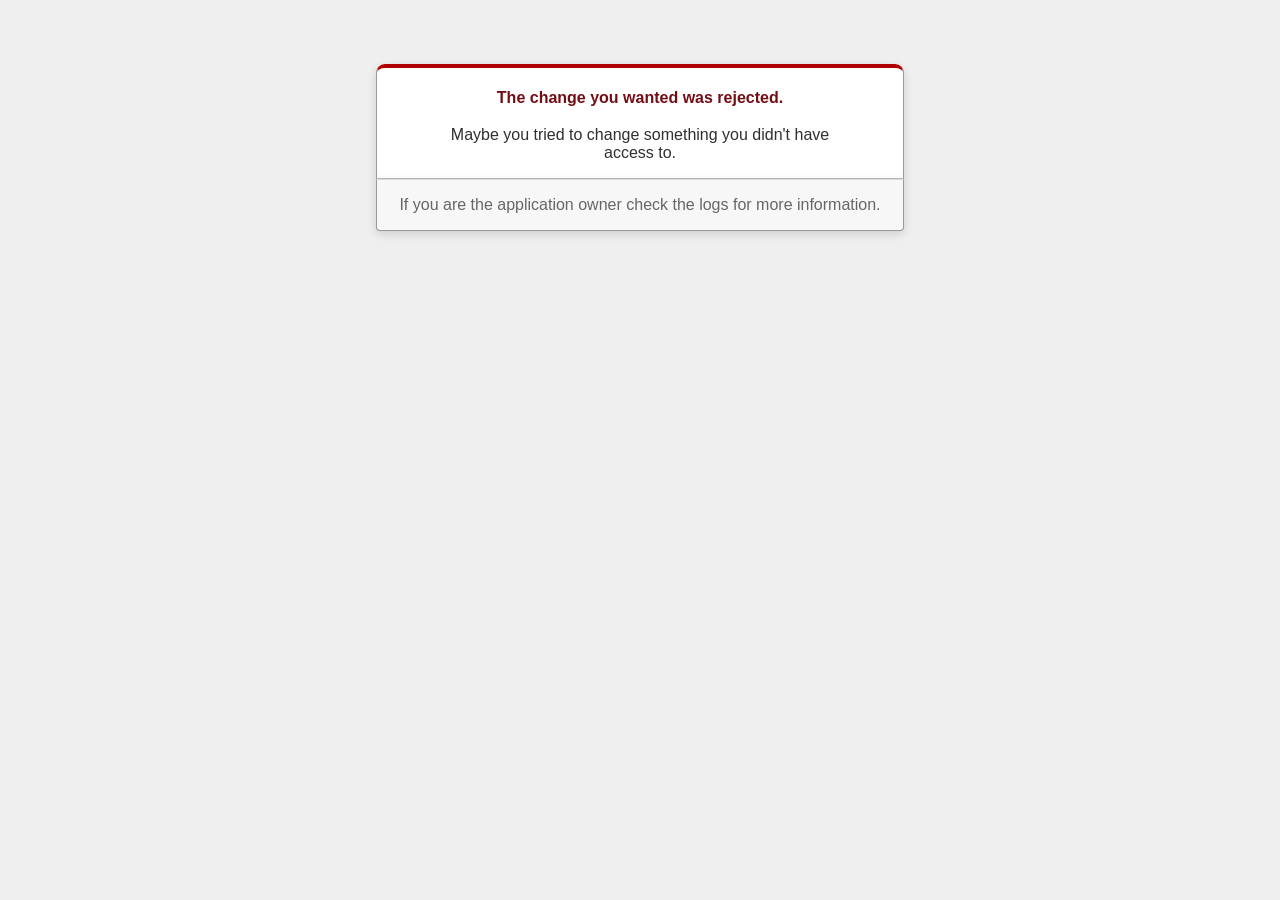
<file: public/422.html>
<!DOCTYPE html>
<html>
<head>
  <title>The change you wanted was rejected (422)</title>
  <meta name="viewport" content="width=device-width,initial-scale=1">
  <style>
  .rails-default-error-page {
    background-color: #EFEFEF;
    color: #2E2F30;
    text-align: center;
    font-family: arial, sans-serif;
    margin: 0;
  }

  .rails-default-error-page div.dialog {
    width: 95%;
    max-width: 33em;
    margin: 4em auto 0;
  }

  .rails-default-error-page div.dialog > div {
    border: 1px solid #CCC;
    border-right-color: #999;
    border-left-color: #999;
    border-bottom-color: #BBB;
    border-top: #B00100 solid 4px;
    border-top-left-radius: 9px;
    border-top-right-radius: 9px;
    background-color: white;
    padding: 7px 12% 0;
    box-shadow: 0 3px 8px rgba(50, 50, 50, 0.17);
  }

  .rails-default-error-page h1 {
    font-size: 100%;
    color: #730E15;
    line-height: 1.5em;
  }

  .rails-default-error-page div.dialog > p {
    margin: 0 0 1em;
    padding: 1em;
    background-color: #F7F7F7;
    border: 1px solid #CCC;
    border-right-color: #999;
    border-left-color: #999;
    border-bottom-color: #999;
    border-bottom-left-radius: 4px;
    border-bottom-right-radius: 4px;
    border-top-color: #DADADA;
    color: #666;
    box-shadow: 0 3px 8px rgba(50, 50, 50, 0.17);
  }
  </style>
</head>

<body class="rails-default-error-page">
  <!-- This file lives in public/422.html -->
  <div class="dialog">
    <div>
      <h1>The change you wanted was rejected.</h1>
      <p>Maybe you tried to change something you didn't have access to.</p>
    </div>
    <p>If you are the application owner check the logs for more information.</p>
  </div>
</body>
</html>
</file>
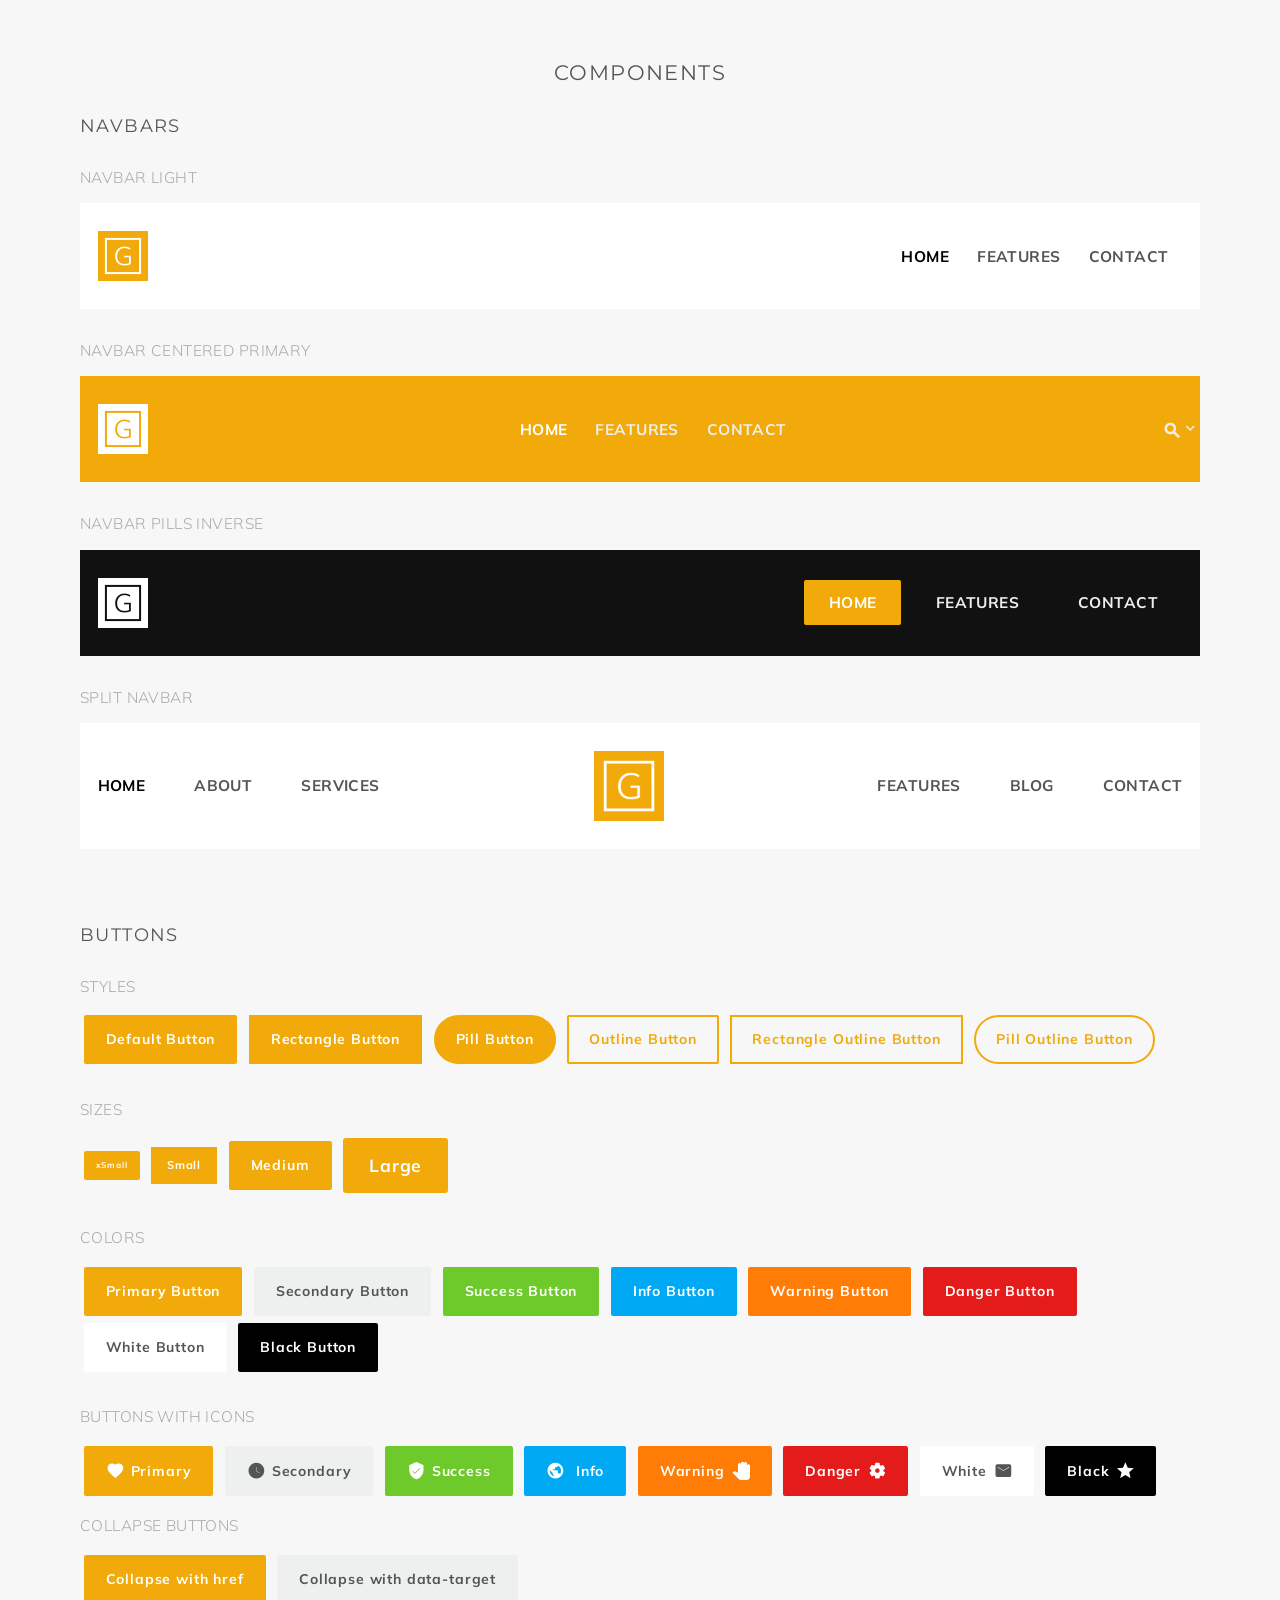
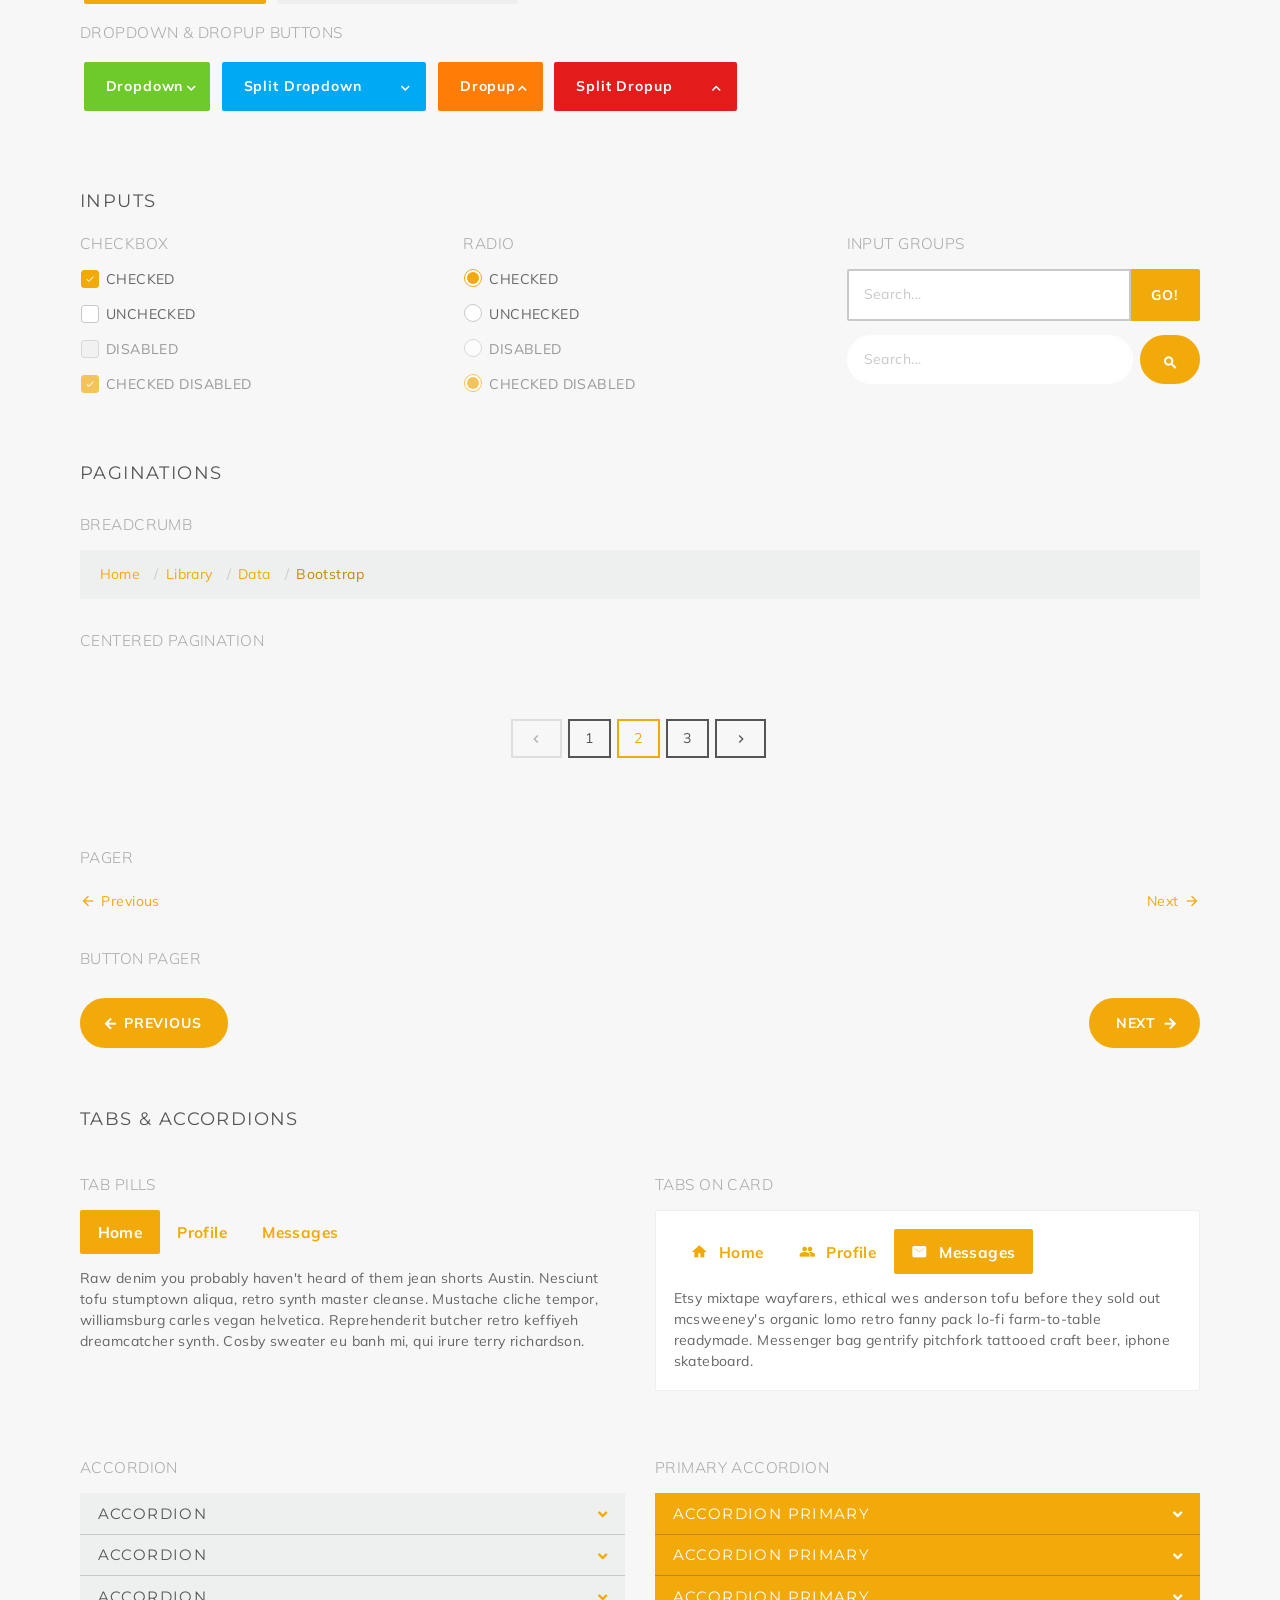
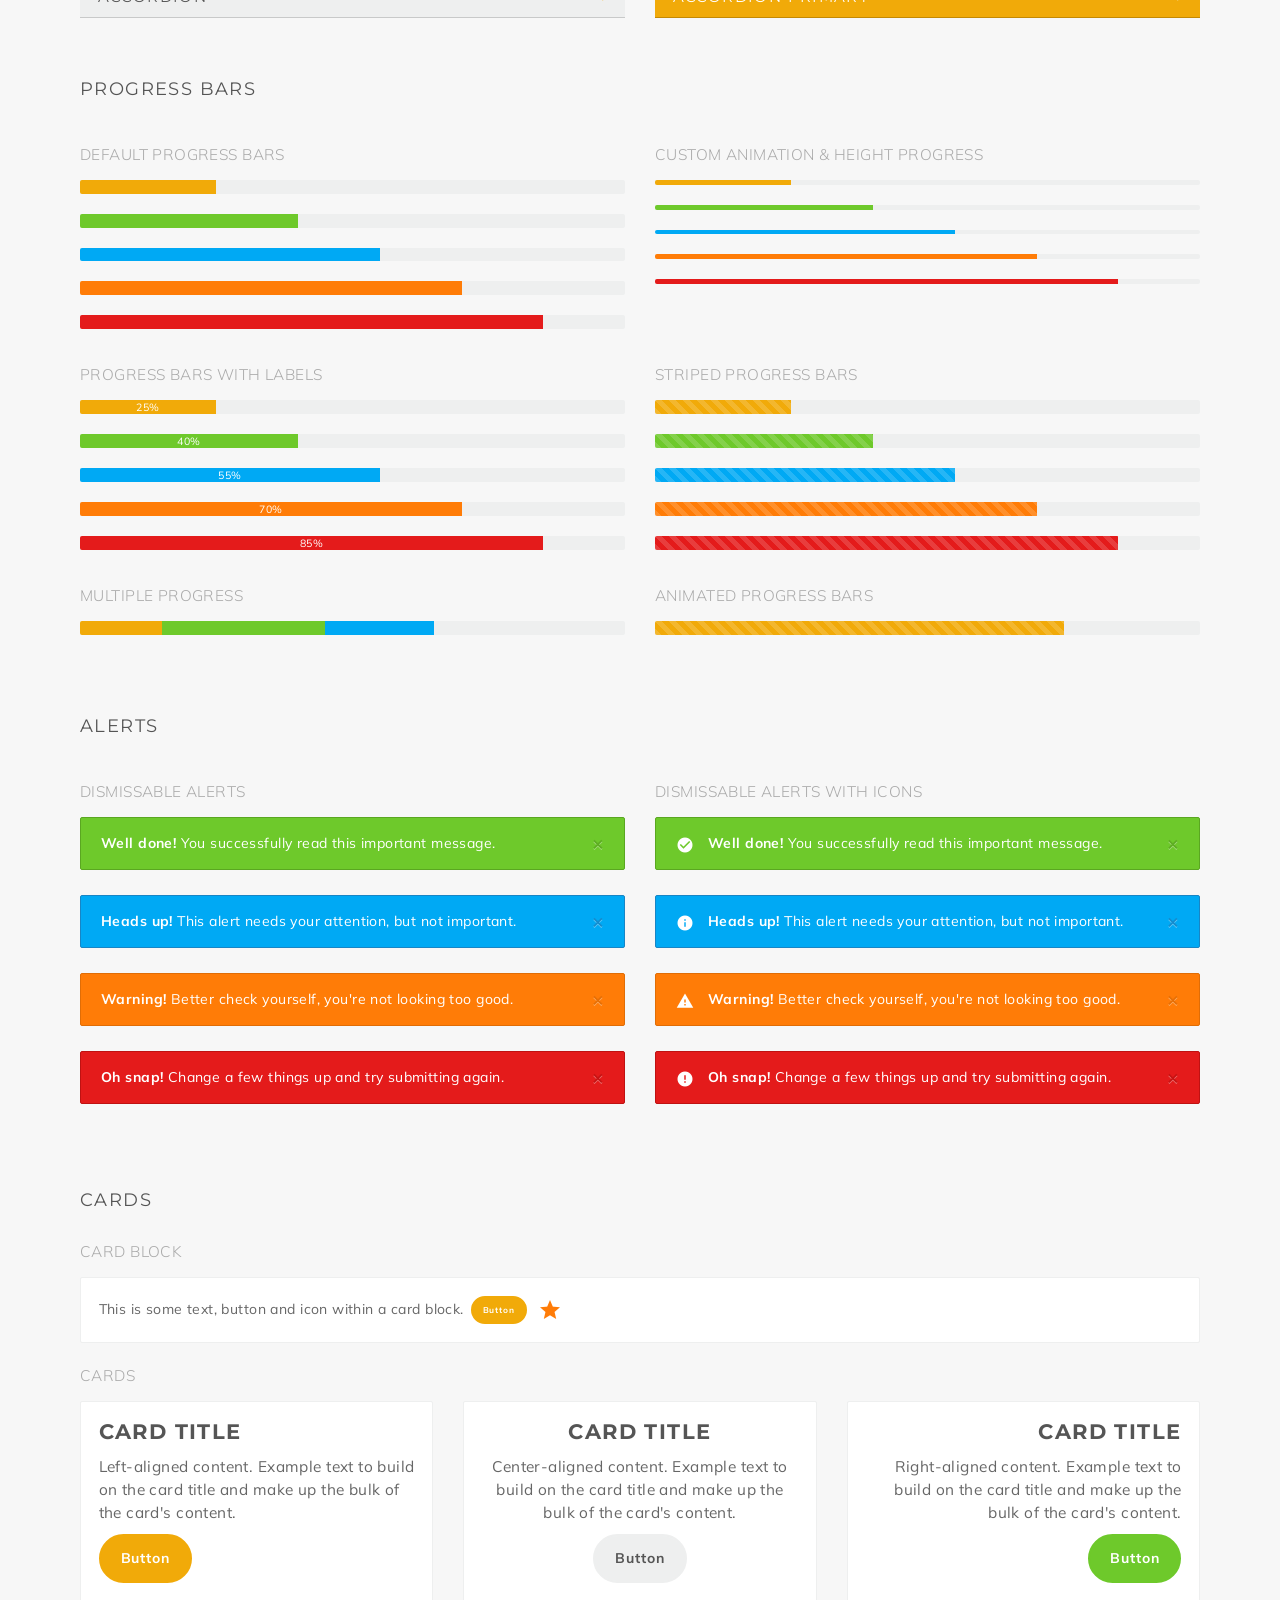
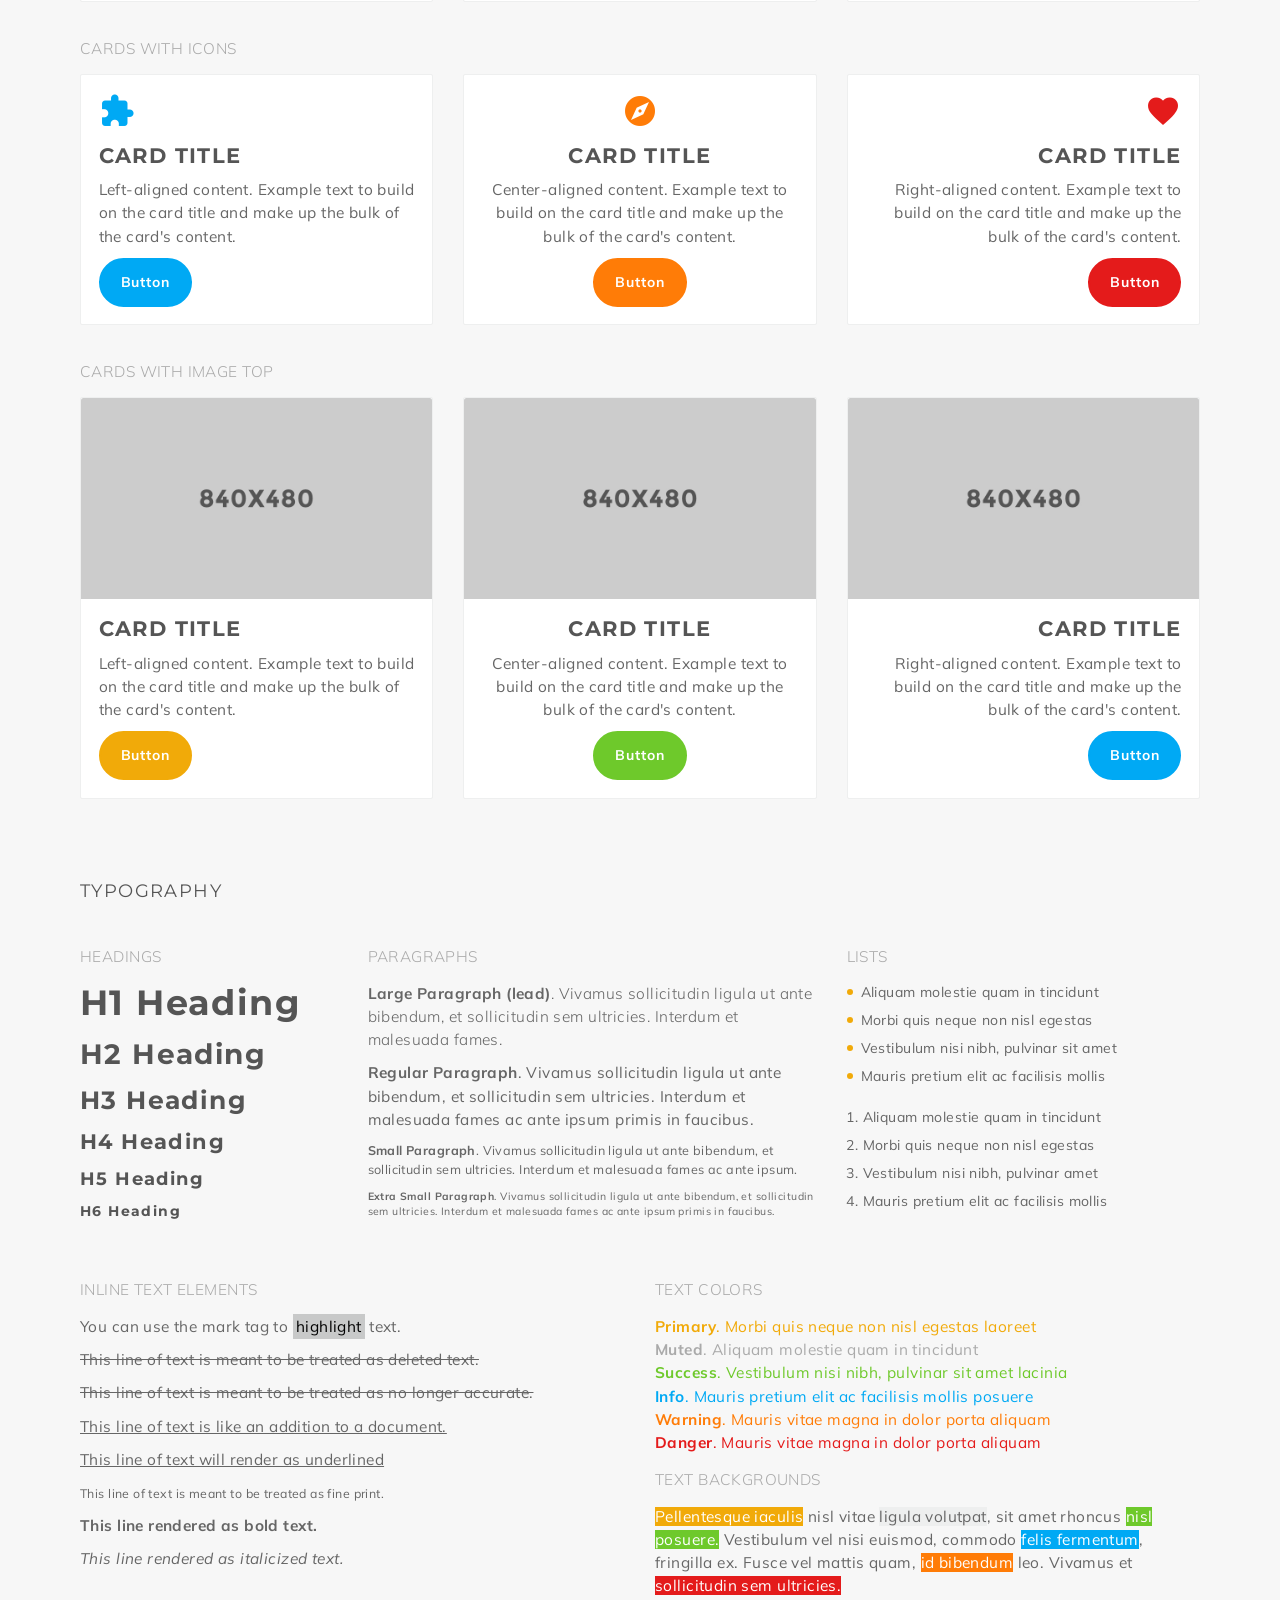
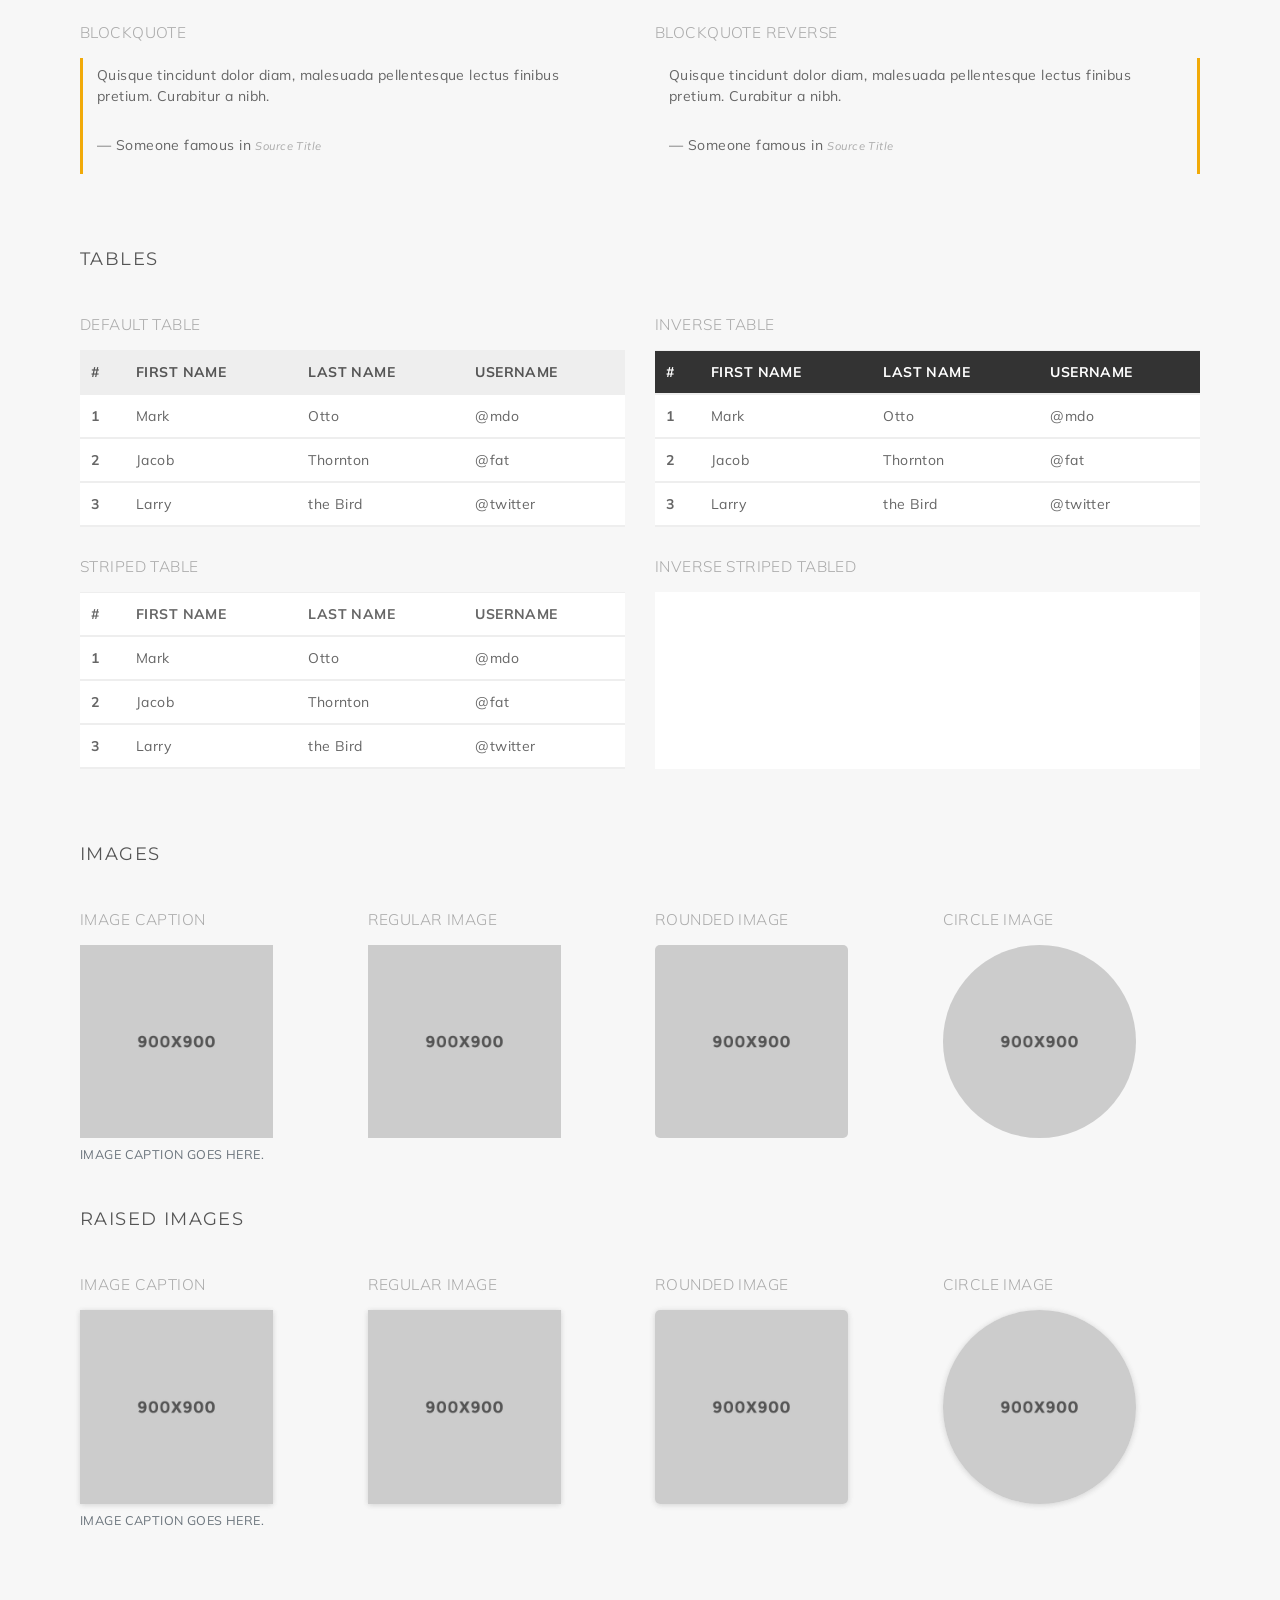
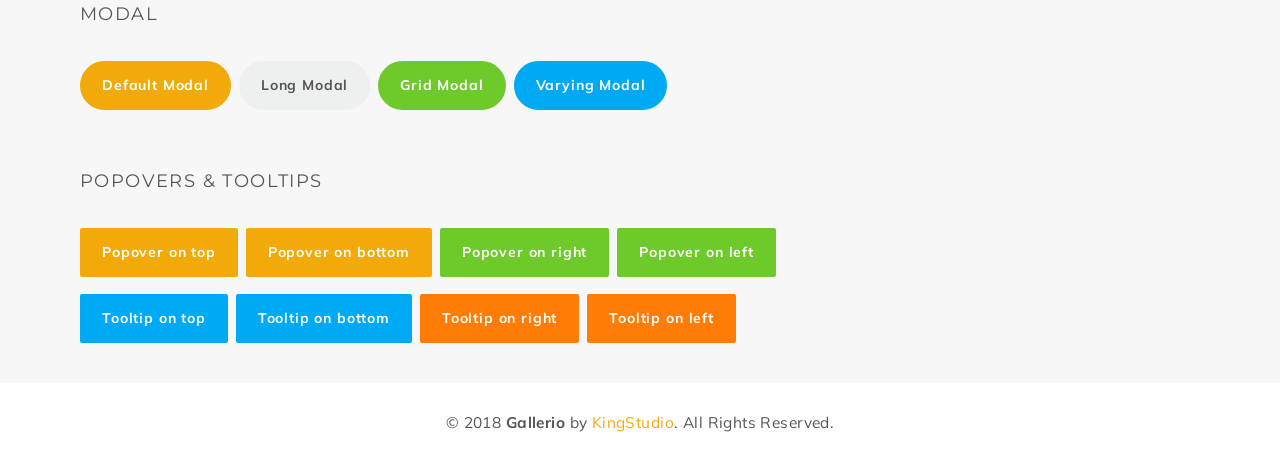
<file: public/components.html>
<!DOCTYPE html>
<html lang="en" class="components">

<head>
    <!-- Meta -->
    <meta charset="utf-8">
    <meta http-equiv="X-UA-Compatible" content="IE=edge">
    <meta name="viewport" content="width=device-width, initial-scale=1, shrink-to-fit=no">
    <meta name="description" content="Theme Description">
    <meta name="author" content="kingstudio.ro">
    <!-- Favicon -->
    <link rel="icon" href="images/favicon.png">
    <!-- Site Title -->
    <title>Components</title>
    <!-- Bootstrap 4 core CSS -->
    <link href="css/bootstrap.min.css" rel="stylesheet">
    <!-- Custom Styles -->
    <link href="css/style.css" rel="stylesheet">
    <link href="css/animate.css" rel="stylesheet">
    <link href="css/owl.carousel.min.css" rel="stylesheet">
    <!-- Fonts -->
    <link href="https://fonts.googleapis.com/icon?family=Material+Icons" rel="stylesheet">
    <link href="css/fontawesome-all.min.css" rel="stylesheet" type="text/css">
    <link href="https://fonts.googleapis.com/css?family=Muli:300,400,700" rel="stylesheet">
    <link href="https://fonts.googleapis.com/css?family=Montserrat:700" rel="stylesheet">
</head>

<body class="components">

    <div id="preloader">
        <div class="preloader">
            <span></span>
            <span></span>
        </div>
    </div>

    <div class="container boxed">
        <div class="content">
            <div class="spacer">&nbsp;</div>
            <h3 class="sub-title text-center text-regular">COMPONENTS</h3>
            <div class="spacer">&nbsp;</div>

            <h4 class="sub-title text-regular mb-3">NAVBARS</h4>
            <div class="spacer">&nbsp;</div>

            <p class="lead mt-3 mb-3 text-muted">NAVBAR LIGHT</p>

            <nav class="navbar navbar-expand-lg navbar-light bg-white">
                <div class="container full-width">
                    <a class="navbar-brand" href="#x"><img src="images/logo-icon.png" alt=""></a>

                    <button class="navbar-toggler navbar-toggler-right" type="button" data-toggle="collapse" data-target="#navbar-toggle-1" aria-controls="navbar-toggle-1" aria-expanded="false" aria-label="Toggle navigation">
                        <span class="navbar-toggler-icon"></span>
                    </button><!-- / navbar-toggler -->

                    <div class="collapse navbar-collapse" id="navbar-toggle-1">
                        <ul class="navbar-nav ml-auto">
                            <li class="nav-item">
                                <a class="nav-link active" href="#x">HOME <span class="sr-only">(current)</span></a>
                            </li>
                            <li class="nav-item">
                                <a class="nav-link" href="#x">FEATURES</a>
                            </li>
                            <li class="nav-item">
                                <a class="nav-link" href="#x">CONTACT</a>
                            </li>
                        </ul>
                    </div><!-- / navbar-collapse -->
                </div><!-- / container -->
            </nav><!-- / navbar-light -->

            <div class="spacer">&nbsp;</div>

            <p class="lead mt-3 mb-3 text-muted">NAVBAR CENTERED PRIMARY</p>

            <nav class="navbar navbar-expand-lg navbar-inverse bg-primary dark">
                <div class="container full-width">
                    <a class="navbar-brand" href="#x"><img src="images/logo-icon-white.png" alt=""></a>

                    <button class="navbar-toggler navbar-toggler-right" type="button" data-toggle="collapse" data-target="#navbar-toggle-2" aria-controls="navbar-toggle-2" aria-expanded="false" aria-label="Toggle navigation">
                        <span class="navbar-toggler-icon"></span>
                    </button><!-- / navbar-toggler -->

                    <div class="collapse navbar-collapse" id="navbar-toggle-2">
                        <ul class="navbar-nav m-auto">
                            <li class="nav-item">
                                <a class="nav-link active" href="#x">HOME <span class="sr-only">(current)</span></a>
                            </li>
                            <li class="nav-item">
                                <a class="nav-link" href="#x">FEATURES</a>
                            </li>
                            <li class="nav-item">
                                <a class="nav-link" href="#x">CONTACT</a>
                            </li>
                        </ul>

                        <ul class="navbar-nav icon-dropdowns">
                            <li class="nav-item dropdown">
                                <a class="nav-link dropdown-toggle last-menu-item" href="#x" id="dropdown004" data-toggle="dropdown" aria-haspopup="true" aria-expanded="false"><i class="md-icon dp20">search</i></a>
                                <div class="dropdown-menu dropdown-inverse bg-primary animated zoomIn fast" aria-labelledby="dropdown004">
                                    <form class="form-inline dark">
                                        <input class="form-control form-control-sm mr-sm-2" type="text" placeholder="SEARCH">
                                        <button type="submit" class="btn btn-white pill btn-sm"><i class="md-icon dp12">search</i></button>
                                    </form>
                                </div>
                            </li><!-- / dropdown -->
                        </ul><!-- / icon-dropdowns -->
                    </div><!-- / navbar-collapse -->
                </div><!-- / container -->
            </nav><!-- / navbar-primary -->

            <div class="spacer">&nbsp;</div>

            <p class="lead mt-3 mb-3 text-muted">NAVBAR PILLS INVERSE</p>

            <nav class="navbar navbar-expand-lg navbar-inverse bg-inverse custom-menu menu-pills">
                <div class="container full-width">
                    <a class="navbar-brand" href="#x"><img src="images/logo-icon-white.png" alt=""></a>
                    
                    <button class="navbar-toggler navbar-toggler-right" type="button" data-toggle="collapse" data-target="#navbar-toggle-3" aria-controls="navbar-toggle" aria-expanded="false" aria-label="Toggle navigation">
                        <span class="navbar-toggler-icon"></span>
                    </button><!-- / navbar-toggler -->

                    <div class="collapse navbar-collapse" id="navbar-toggle-3">
                        <ul class="navbar-nav ml-auto">
                            <li class="nav-item">
                                <a class="nav-link active" href="#x">HOME</a>
                            </li>
                            <li class="nav-item">
                                <a class="nav-link" href="#x">FEATURES</a>
                            </li>
                            <li class="nav-item">
                                <a class="nav-link mr-0" href="#x">CONTACT</a>
                            </li>
                        </ul><!-- / navbar-nav -->
                    </div><!-- / navbar-collapse -->
                </div><!-- / container -->
            </nav><!-- / navbar-inverse -->

            <div class="spacer">&nbsp;</div>

            <p class="lead mt-3 mb-3 text-muted">SPLIT NAVBAR</p>

            <nav class="navbar navbar-expand-lg navbar-light bg-white custom-menu split-menu">
                <div class="container full-width">
                    <button class="navbar-toggler navbar-toggler-left" type="button" data-toggle="collapse" data-target="#navbar-toggle-4" aria-controls="navbar-toggle" aria-expanded="false" aria-label="Toggle navigation">
                        <span class="navbar-toggler-icon"></span>
                    </button><!-- / navbar-toggler -->

                    <a class="navbar-brand mobile-brand m-auto" href="#x"><img src="images/logo-icon.png" alt=""></a>

                    <button class="navbar-toggler navbar-toggler-right" type="button" data-toggle="collapse" data-target="#navbar-toggle-5" aria-controls="navbar-toggle" aria-expanded="false" aria-label="Toggle navigation">
                        <span class="navbar-toggler-icon"></span>
                    </button><!-- / navbar-toggler -->

                    <div class="collapse navbar-collapse" id="navbar-toggle-4">
                        <ul class="navbar-nav mr-auto">
                            <li class="nav-item">
                                <a class="nav-link active pl-0" href="#x">HOME</a>
                            </li>
                            <li class="nav-item">
                                <a class="nav-link" href="#x">ABOUT</a>
                            </li>
                            <li class="nav-item">
                                <a class="nav-link" href="#x">SERVICES</a>
                            </li>
                        </ul><!-- / navbar-nav -->
                    </div><!-- / navbar-collapse -->

                    <a class="navbar-brand m-auto" href="#x"><img src="images/logo-icon.png" alt=""></a>

                    <div class="collapse navbar-collapse" id="navbar-toggle-5">
                        <ul class="navbar-nav ml-auto">
                            <li class="nav-item">
                                <a class="nav-link" href="#x">FEATURES</a>
                            </li>
                            <li class="nav-item">
                                <a class="nav-link" href="#x">BLOG</a>
                            </li>
                            <li class="nav-item">
                                <a class="nav-link last-menu-item" href="#x">CONTACT</a>
                            </li>
                        </ul><!-- / navbar-nav -->
                    </div><!-- / navbar-collapse -->
                </div><!-- / container -->
            </nav><!-- / split-navbar -->

            <div class="spacer">&nbsp;</div>

            <div class="spacer-2x">&nbsp;</div>
            <h4 class="sub-title text-regular mb-3">BUTTONS</h4>
            <div class="spacer">&nbsp;</div>

            <p class="lead mt-3 mb-3 text-muted">STYLES</p>
            <p class="space-bottom">
                <a href="#x" class="btn btn-primary m-1">Default Button</a>
                <a href="#x" class="btn btn-primary rectangle m-1">Rectangle Button</a>
                <a href="#x" class="btn btn-primary pill m-1">Pill Button</a>
                <a href="#x" class="btn btn-outline-primary m-1">Outline Button</a>
                <a href="#x" class="btn btn-outline-primary rectangle m-1">Rectangle Outline Button</a>
                <a href="#x" class="btn btn-outline-primary pill m-1">Pill Outline Button</a>
            </p>

            <div class="spacer">&nbsp;</div>

            <p class="lead mt-3 mb-3 text-muted">SIZES</p>
            <p class="space-bottom">
                <a href="#x" class="btn btn-xs btn-primary m-1">xSmall</a>
                <a href="#x" class="btn btn-sm btn-primary m-1">Small</a>
                <a href="#x" class="btn btn-primary m-1">Medium</a>
                <a href="#x" class="btn btn-lg btn-primary m-1">Large</a>
            </p>

            <div class="spacer">&nbsp;</div>

            <p class="lead mt-3 mb-3 text-muted">COLORS</p>
            <!-- default buttons -->
            <p class="space-bottom">
                <a href="#x" class="btn btn-primary m-1">Primary Button</a>
                <a href="#x" class="btn btn-secondary m-1">Secondary Button</a>
                <a href="#x" class="btn btn-success m-1">Success Button</a>
                <a href="#x" class="btn btn-info m-1">Info Button</a>
                <a href="#x" class="btn btn-warning m-1">Warning Button</a>
                <a href="#x" class="btn btn-danger m-1">Danger Button</a>
                <a href="#x" class="btn btn-white m-1">White Button</a>
                <a href="#x" class="btn btn-black m-1">Black Button</a>
            </p>
            <!-- / default buttons -->

            <div class="spacer">&nbsp;</div>

            <p class="lead mt-3 mb-3 text-muted">BUTTONS WITH ICONS</p>
            <!-- buttons with icons -->
            <p class="space-bottom">
                <a href="#x" class="btn btn-primary m-1"><i class="md-icon dp18 mr-2">favorite</i><span>Primary</span></a>
                <a href="#x" class="btn btn-secondary m-1"><i class="md-icon dp18 mr-2">watch_later</i><span>Secondary</span></a>
                <a href="#x" class="btn btn-success m-1"><i class="md-icon dp18 mr-2">verified_user</i><span>Success</span></a>
                <a href="#x" class="btn btn-info m-1"><i class="md-icon dp18 mr-2">public</i> <span>Info</span></a>
                <a href="#x" class="btn btn-warning m-1"><span>Warning</span><i class="md-icon dp18 ml-2">pan_tool</i></a>
                <a href="#x" class="btn btn-danger m-1"><span>Danger</span><i class="md-icon dp18 ml-2">settings</i></a>
                <a href="#x" class="btn btn-white m-1"><span>White</span><i class="md-icon dp18 ml-2">email</i></a>
                <a href="#x" class="btn btn-black m-1"><span>Black</span><i class="md-icon dp18 ml-2">star</i></a>
            </p>
            <!-- / buttons with icons -->

            <p class="lead mt-3 mb-3 text-muted">COLLAPSE BUTTONS</p>
            <!-- collapse, dropdown and dropup buttons -->
            <a class="btn btn-primary m-1" data-toggle="collapse" href="#collapse-example" aria-expanded="false" aria-controls="collapse-example">
                Collapse with href
            </a>
            <button class="btn btn-secondary m-1" type="button" data-toggle="collapse" data-target="#collapse-example" aria-expanded="false" aria-controls="collapse-example">
                Collapse with data-target
            </button>
            <div class="collapse ml-1 mt-2" id="collapse-example">
                <div class="card card-block">
                    Anim pariatur cliche reprehenderit, enim eiusmod high life accusamus terry richardson ad squid. Nihil anim keffiyeh helvetica, craft beer labore wes anderson cred nesciunt sapiente ea proident.
                </div>
            </div><!-- / collapse -->

            <p class="lead mt-3 mb-3 text-muted">DROPDOWN & DROPUP BUTTONS</p>
            <div class="btn-group">
                <a href="#x" class="btn btn-success dropdown-toggle m-1" data-toggle="dropdown" aria-haspopup="true" aria-expanded="false">
                    Dropdown
                </a><!-- dropdown-button -->
                <div class="dropdown-menu animated zoomIn fast">
                    <a class="dropdown-item" href="#">Action</a>
                    <a class="dropdown-item" href="#">Another action</a>
                    <a class="dropdown-item" href="#">Something else here</a>
                <div class="dropdown-divider"></div>
                    <a class="dropdown-item" href="#">Separated link</a>
                </div><!-- / dropdown-menu -->
            </div><!-- / btn-group -->

            <div class="btn-group m-1">
                <a class="btn btn-info">Split Dropdown</a>
                <a class="btn btn-info dropdown-toggle dropdown-toggle-split" data-toggle="dropdown" aria-haspopup="true" aria-expanded="false">
                    <span class="sr-only">Toggle Dropdown</span>
                </a>
                <div class="dropdown-menu animated zoomIn fast">
                    <a class="dropdown-item" href="#">Action</a>
                    <a class="dropdown-item" href="#">Another action</a>
                    <a class="dropdown-item" href="#">Something else here</a>
                    <div class="dropdown-divider"></div>
                    <a class="dropdown-item" href="#">Separated link</a>
                </div><!-- / dropdown-menu -->
            </div><!-- / btn-group -->

            <div class="btn-group dropup">
                <a class="btn btn-warning dropdown-toggle m-1" data-toggle="dropdown" aria-haspopup="true" aria-expanded="false">Dropup</a>
                <div class="dropdown-menu animated zoomIn fast">
                    <a class="dropdown-item" href="#">Action</a>
                    <a class="dropdown-item" href="#">Another action</a>
                    <a class="dropdown-item" href="#">Something else here</a>
                    <div class="dropdown-divider"></div>
                    <a class="dropdown-item" href="#">Separated link</a>
                </div><!-- / dropdown-menu -->
            </div><!-- / btn-group -->

            <div class="btn-group dropup m-1">
                <a class="btn btn-danger">Split Dropup</a>
                <a class="btn btn-danger dropdown-toggle dropdown-toggle-split" data-toggle="dropdown" aria-haspopup="true" aria-expanded="false">
                    <span class="sr-only">Toggle Dropdown</span>
                </a>
                <div class="dropdown-menu animated zoomIn fast">
                    <a class="dropdown-item" href="#">Action</a>
                    <a class="dropdown-item" href="#">Another action</a>
                    <a class="dropdown-item" href="#">Something else here</a>
                    <div class="dropdown-divider"></div>
                    <a class="dropdown-item" href="#">Separated link</a>
                </div><!-- / dropdown-menu -->
            </div><!-- / btn-group -->

            <div class="spacer">&nbsp;</div>

            <div class="spacer-2x">&nbsp;</div>
            <h4 class="sub-title text-regular">INPUTS</h4>

            <div class="row">
                <div class="col-md-4">
                    <p class="lead mt-3 mb-3 text-muted">CHECKBOX</p>
                    <div class="checkbox checkbox-primary ml-1">
                        <label class="hidden"><input type="checkbox"></label>
                        <input id="checkbox1" type="checkbox" checked>
                        <label for="checkbox1">
                            CHECKED
                        </label>
                    </div><!-- / checkbox checked -->

                    <div class="checkbox checkbox-primary ml-1 mt-3">
                        <label class="hidden"><input type="checkbox"></label>
                        <input id="checkbox2" type="checkbox">
                        <label for="checkbox2">
                            UNCHECKED
                        </label>
                    </div><!-- / checkbox unchecked -->

                    <div class="checkbox checkbox-primary ml-1 mt-3">
                        <label class="hidden"><input type="checkbox"></label>
                        <input id="checkbox3" type="checkbox" disabled>
                        <label for="checkbox3">
                            DISABLED
                        </label>
                    </div><!-- / checkbox disabled -->

                    <div class="checkbox checkbox-primary ml-1 mt-3">
                        <label class="hidden"><input type="checkbox"></label>
                        <input id="checkbox4" type="checkbox" checked disabled>
                        <label for="checkbox4">
                            CHECKED DISABLED
                        </label>
                    </div><!-- / checkbox checked disabled -->
                </div><!-- / column -->

                <div class="col-md-4">
                    <p class="lead mt-3 mb-3 text-muted">RADIO</p>
                    <div class="radio radio-primary ml-1">
                        <label class="hidden"><input type="radio"></label>
                        <input type="radio" name="radio1" id="radio1" value="option1" checked>
                        <label for="radio1">
                            <span>CHECKED</span>
                        </label>
                    </div><!-- / radio checked -->
                    <div class="radio radio-primary ml-1 mt-2">
                        <label class="hidden"><input type="radio"></label>
                        <input type="radio" name="radio1" id="radio2" value="option2">
                        <label for="radio2">
                            <span>UNCHECKED</span>
                        </label>
                    </div><!-- / radio unchecked -->
                    <div class="radio radio-primary ml-1 mt-2">
                        <label class="hidden"><input type="radio"></label>
                        <input type="radio" name="radio2" id="radio3" value="option3" disabled>
                        <label for="radio3">
                            <span>DISABLED</span>
                        </label>
                    </div><!-- / radio disabled -->
                    <div class="radio radio-primary ml-1 mt-2">
                        <label class="hidden"><input type="radio"></label>
                        <input type="radio" name="radio2" id="radio4" value="option4" checked disabled>
                        <label for="radio4">
                            <span>CHECKED DISABLED</span>
                        </label>
                    </div><!-- / radio checked disabled -->
                </div><!-- / column -->

                <div class="col-md-4">
                    <p class="lead mt-3 mb-3 text-muted">INPUT GROUPS</p>
                     <div class="input-group">
                        <input type="text" class="form-control" placeholder="Search...">
                        <span class="input-group-btn">
                            <a href="#x" class="btn btn-primary"><span class="submit-button">GO!</span></a>
                        </span>
                    </div><!-- / input-group -->

                    <div class="input-group mt-3">
                        <input type="text" class="form-control pill" placeholder="Search...">
                        <span class="input-group-btn">
                            <a href="#x" class="btn btn-w-icon btn-primary pill ml-2"><i class="md-icon dp16">search</i></a>
                        </span>
                    </div><!-- / input-group -->
                </div><!-- / column -->
            </div><!-- / row -->

            <div class="spacer-2x">&nbsp;</div>
            <h4 class="sub-title text-regular mb-3">PAGINATIONS</h4>
            <div class="spacer">&nbsp;</div>

            <p class="lead mt-3 mb-3 text-muted">BREADCRUMB</p>
            <nav class="breadcrumb bg-secondary">
                <a class="breadcrumb-item" href="#x">Home</a>
                <a class="breadcrumb-item" href="#x">Library</a>
                <a class="breadcrumb-item" href="#x">Data</a>
                <span class="breadcrumb-item active">Bootstrap</span>
            </nav><!-- / breadcrumb -->

            <div class="spacer">&nbsp;</div>

            <p class="lead mt-3 mb-3 text-muted">CENTERED PAGINATION</p>
            <nav aria-label="pagination-center">
                <ul class="pagination justify-content-center">
                    <li class="page-item disabled"><a class="page-link" href="#x"><i class="md-icon dp16">chevron_left</i></a></li>
                    <li class="page-item"><a class="page-link" href="#x">1</a></li>
                    <li class="page-item active"><a class="page-link" href="#x">2</a></li>
                    <li class="page-item"><a class="page-link" href="#x">3</a></li>
                    <li class="page-item"><a class="page-link" href="#x"><i class="md-icon dp16">chevron_right</i></a></li>
                </ul>
            </nav><!-- / pagination-center -->

            <div class="spacer">&nbsp;</div>

            <p class="lead mt-3 mb-3 text-muted">PAGER</p>
            <nav aria-label="pager">
                <ul class="pager">
                    <li class="pager-left mt-2"><a href="#x"><i class="md-icon dp16">arrow_back</i> <span>Previous</span></a></li>
                    <li class="pager-right mt-2"><a href="#x"><span>Next</span> <i class="md-icon dp16">arrow_forward</i></a></li>
                </ul>
            </nav><!-- / text-pager -->

            <div class="spacer">&nbsp;</div>

            <p class="lead mt-3 mb-3 text-muted">BUTTON PAGER</p>
            <nav aria-label="pager">
                <ul class="pager">
                    <li class="pager-left"><a href="#x" class="btn btn-primary pill mt-3"><i class="md-icon dp16">arrow_back</i> <span>PREVIOUS</span>&nbsp;</a></li>
                    <li class="pager-right"><a href="#x" class="btn btn-primary pill mt-3">&nbsp;<span>NEXT</span> <i class="md-icon dp16">arrow_forward</i></a></li>
                </ul>
            </nav><!-- / button-pager -->

            <div class="spacer-2x">&nbsp;</div>
            <h4 class="sub-title text-regular mb-3">TABS & ACCORDIONS</h4>
            <div class="spacer">&nbsp;</div>

            <div class="row">
                <div class="col-lg-6">
                    <!-- pill tab -->
                    <p class="lead mt-3 mb-3 text-muted">TAB PILLS</p>
                    <ul class="nav nav-pills" role="tablist">
                        <li class="nav-item">
                            <a class="nav-link active" data-toggle="tab" href="#home" role="tab">Home</a>
                        </li>
                        <li class="nav-item">
                            <a class="nav-link" data-toggle="tab" href="#profile" role="tab">Profile</a>
                        </li>
                        <li class="nav-item">
                            <a class="nav-link" data-toggle="tab" href="#messages" role="tab">Messages</a>
                        </li>
                    </ul><!-- / nav tabs -->
                    <div class="tab-content">
                        <div class="tab-pane fade show active mt-3" id="home" role="tabpanel">Raw denim you probably haven't heard of them jean shorts Austin. Nesciunt tofu stumptown aliqua, retro synth master cleanse. Mustache cliche tempor, williamsburg carles vegan helvetica. Reprehenderit butcher retro keffiyeh dreamcatcher synth. Cosby sweater eu banh mi, qui irure terry richardson.</div>
                        <div class="tab-pane fade mt-3" id="profile" role="tabpanel">Food truck fixie locavore, accusamus mcsweeney's marfa nulla single-origin coffee squid. Exercitation +1 labore velit, blog sartorial PBR leggings next level wes anderson artisan four loko farm-to-table craft beer twee. Qui photo booth letterpress, commodo enim craft beer mlkshk aliquip jean shorts ullamco ad vinyl cillum PBR. Homo nostrud organic, assumenda labore aesthetic magna delectus.</div>
                        <div class="tab-pane fade mt-3" id="messages" role="tabpanel">Etsy mixtape wayfarers, ethical wes anderson tofu before they sold out mcsweeney's organic lomo retro fanny pack lo-fi farm-to-table readymade. Messenger bag gentrify pitchfork tattooed craft beer, iphone skateboard locavore carles etsy salvia banksy hoodie helvetica. DIY synth PBR banksy irony.</div>
                    </div><!-- / tab-content -->
                    <!-- / pill tab -->
                </div><!-- / column -->

                <div class="col-lg-6">
                    <p class="lead mt-3 mb-3 text-muted">TABS ON CARD</p>
                    <div class="card">
                        <div class="card-body">
                            <!-- pill tab in card -->
                            <ul class="nav nav-pills" role="tablist">
                                <li class="nav-item">
                                    <a class="nav-link" data-toggle="tab" href="#home2" role="tab"><i class="md-icon dp16 mr-2">home</i> <span class="va-middle">Home</span></a>
                                </li>
                                <li class="nav-item">
                                    <a class="nav-link" data-toggle="tab" href="#profile2" role="tab"><i class="md-icon dp16 mr-2">people</i> <span class="va-middle">Profile</span></a>
                                </li>
                                <li class="nav-item">
                                    <a class="nav-link active" data-toggle="tab" href="#messages2" role="tab"><i class="md-icon dp16 mr-2">email</i> <span class="va-middle">Messages</span></a>
                                </li>
                            </ul><!-- / nav tabs -->
                            <div class="tab-content">
                                <div class="tab-pane fade mt-3" id="home2" role="tabpanel">Raw denim you probably haven't heard of them jean shorts Austin. Nesciunt tofu stumptown aliqua, retro synth master cleanse. Mustache cliche tempor, williamsburg carles vegan helvetica. Reprehenderit butcher retro keffiyeh dreamcatcher synth. Cosby sweater irure terry richardson ex squid.</div>
                                <div class="tab-pane fade mt-3" id="profile2" role="tabpanel">Food truck fixie locavore, accusamus mcsweeney's marfa nulla single-origin coffee squid. Exercitation +1 labore velit, blog sartorial PBR leggings next level wes anderson artisan four loko farm-to-table craft beer twee. Qui photo booth letterpress, commodo enim craft beer mlkshk aliquip jean shorts.</div>
                                <div class="tab-pane fade show active mt-3" id="messages2" role="tabpanel">Etsy mixtape wayfarers, ethical wes anderson tofu before they sold out mcsweeney's organic lomo retro fanny pack lo-fi farm-to-table readymade. Messenger bag gentrify pitchfork tattooed craft beer, iphone skateboard.</div>
                            </div><!-- / tab-content -->
                            <!-- / pill tab in card -->
                        </div><!-- / card-body -->
                    </div><!-- / card -->
                </div><!-- / column -->
            </div><!-- / row -->

            <div class="spacer">&nbsp;</div>

            <div class="row">
                <div class="col-md-6">
                    <!-- accordion -->
                    <p class="lead mt-3 mb-3 text-muted">ACCORDION</p>
                    <div id="accordion" class="accordion w-icon" role="tablist" aria-multiselectable="true">
                        <div class="card">
                            <div class="card-header" role="tab" id="heading1">
                                <h5 class="accordion-title">ACCORDION <a data-toggle="collapse" data-parent="#accordion" href="#collapse1" aria-expanded="true" aria-controls="collapse1"><span class="pull-right"><i class="fa fa-angle-down"></i></span></a></h5>
                            </div><!-- / card-header -->

                            <div id="collapse1" class="collapse" role="tabpanel" aria-labelledby="heading1">
                                <div class="card-body">
                                    Anim pariatur cliche reprehenderit, enim eiusmod high life accusamus terry richardson ad squid. 3 wolf moon officia aute, non cupidatat skateboard dolor brunch. Food truck quinoa nesciunt laborum eiusmod. Brunch 3 wolf moon tempor, sunt aliqua put a bird on it squid single-origin coffee nulla assumenda shoreditch et. Nihil anim keffiyeh helvetica, craft beer labore wes anderson cred nesciunt sapiente ea proident. Ad vegan excepteur butcher vice lomo. Leggings occaecat craft beer farm-to-table, raw denim aesthetic synth nesciunt you probably haven't heard of them accusamus labore sustainable VHS.
                                </div><!-- / card-body -->
                            </div><!-- / collapse -->
                        </div><!-- / card -->
                        <div class="card">
                            <div class="card-header" role="tab" id="heading2">
                                <h5 class="accordion-title">ACCORDION <a data-toggle="collapse" data-parent="#accordion" href="#collapse2" aria-expanded="true" aria-controls="collapse2"><span class="pull-right"><i class="fa fa-angle-down"></i></span></a></h5>
                            </div><!-- / card-header -->

                            <div id="collapse2" class="collapse" role="tabpanel" aria-labelledby="heading2">
                                <div class="card-body">
                                    Anim pariatur cliche reprehenderit, enim eiusmod high life accusamus terry richardson ad squid. 3 wolf moon officia aute, non cupidatat skateboard dolor brunch. Food truck quinoa nesciunt laborum eiusmod. Brunch 3 wolf moon tempor, sunt aliqua put a bird on it squid single-origin coffee nulla assumenda shoreditch et. Nihil anim keffiyeh helvetica, craft beer labore wes anderson cred nesciunt sapiente ea proident. Ad vegan excepteur butcher vice lomo. Leggings occaecat craft beer farm-to-table, raw denim aesthetic synth nesciunt you probably haven't heard of them accusamus labore sustainable VHS.
                                </div><!-- / card-body -->
                            </div><!-- / collapse -->
                        </div><!-- / card -->
                        <div class="card">
                            <div class="card-header" role="tab" id="heading3">
                                <h5 class="accordion-title">ACCORDION <a data-toggle="collapse" data-parent="#accordion" href="#collapse3" aria-expanded="true" aria-controls="collapse3"><span class="pull-right"><i class="fa fa-angle-down"></i></span></a></h5>
                            </div><!-- / card-header -->

                            <div id="collapse3" class="collapse" role="tabpanel" aria-labelledby="heading3">
                                <div class="card-body">
                                    Anim pariatur cliche reprehenderit, enim eiusmod high life accusamus terry richardson ad squid. 3 wolf moon officia aute, non cupidatat skateboard dolor brunch. Food truck quinoa nesciunt laborum eiusmod. Brunch 3 wolf moon tempor, sunt aliqua put a bird on it squid single-origin coffee nulla assumenda shoreditch et. Nihil anim keffiyeh helvetica, craft beer labore wes anderson cred nesciunt sapiente ea proident. Ad vegan excepteur butcher vice lomo. Leggings occaecat craft beer farm-to-table, raw denim aesthetic synth nesciunt you probably haven't heard of them accusamus labore sustainable VHS.
                                </div><!-- / card-body -->
                            </div><!-- / collapse -->
                        </div><!-- / card -->
                    </div>
                    <!-- / accordion -->
                </div><!-- / column -->

                <div class="col-md-6">
                    <!-- accordion -->
                    <p class="lead mt-3 mb-3 text-muted">PRIMARY ACCORDION</p>
                    <div id="accordion2" class="accordion w-icon primary-accordion dark" role="tablist" aria-multiselectable="true">
                        <div class="card">
                            <div class="card-header" role="tab" id="heading4">
                                <h5 class="accordion-title">ACCORDION PRIMARY <a data-toggle="collapse" data-parent="#accordion" href="#collapse4" aria-expanded="true" aria-controls="collapse4"><span class="pull-right"><i class="fa fa-angle-down"></i></span></a></h5>
                            </div><!-- / card-header -->

                            <div id="collapse4" class="collapse" role="tabpanel" aria-labelledby="heading4">
                                <div class="card-body">
                                    Anim pariatur cliche reprehenderit, enim eiusmod high life accusamus terry richardson ad squid. 3 wolf moon officia aute, non cupidatat skateboard dolor brunch. Food truck quinoa nesciunt laborum eiusmod. Brunch 3 wolf moon tempor, sunt aliqua put a bird on it squid single-origin coffee nulla assumenda shoreditch et. Nihil anim keffiyeh helvetica, craft beer labore wes anderson cred nesciunt sapiente ea proident. Ad vegan excepteur butcher vice lomo. Leggings occaecat craft beer farm-to-table, raw denim aesthetic synth nesciunt you probably haven't heard of them accusamus labore sustainable VHS.
                                </div><!-- / card-body -->
                            </div><!-- / collapse -->
                        </div><!-- / card -->
                        <div class="card">
                            <div class="card-header" role="tab" id="heading5">
                                <h5 class="accordion-title">ACCORDION PRIMARY <a data-toggle="collapse" data-parent="#accordion" href="#collapse5" aria-expanded="true" aria-controls="collapse5"><span class="pull-right"><i class="fa fa-angle-down"></i></span></a></h5>
                            </div><!-- / card-header -->

                            <div id="collapse5" class="collapse" role="tabpanel" aria-labelledby="heading5">
                                <div class="card-body">
                                    Anim pariatur cliche reprehenderit, enim eiusmod high life accusamus terry richardson ad squid. 3 wolf moon officia aute, non cupidatat skateboard dolor brunch. Food truck quinoa nesciunt laborum eiusmod. Brunch 3 wolf moon tempor, sunt aliqua put a bird on it squid single-origin coffee nulla assumenda shoreditch et. Nihil anim keffiyeh helvetica, craft beer labore wes anderson cred nesciunt sapiente ea proident. Ad vegan excepteur butcher vice lomo. Leggings occaecat craft beer farm-to-table, raw denim aesthetic synth nesciunt you probably haven't heard of them accusamus labore sustainable VHS.
                                </div><!-- / card-body -->
                            </div><!-- / collapseTwo -->
                        </div><!-- / card -->
                        <div class="card">
                            <div class="card-header" role="tab" id="heading6">
                                <h5 class="accordion-title">ACCORDION PRIMARY <a data-toggle="collapse" data-parent="#accordion" href="#collapse6" aria-expanded="true" aria-controls="collapse6"><span class="pull-right"><i class="fa fa-angle-down"></i></span></a></h5>
                            </div><!-- / card-header -->

                            <div id="collapse6" class="collapse" role="tabpanel" aria-labelledby="heading6">
                                <div class="card-body">
                                    Anim pariatur cliche reprehenderit, enim eiusmod high life accusamus terry richardson ad squid. 3 wolf moon officia aute, non cupidatat skateboard dolor brunch. Food truck quinoa nesciunt laborum eiusmod. Brunch 3 wolf moon tempor, sunt aliqua put a bird on it squid single-origin coffee nulla assumenda shoreditch et. Nihil anim keffiyeh helvetica, craft beer labore wes anderson cred nesciunt sapiente ea proident. Ad vegan excepteur butcher vice lomo. Leggings occaecat craft beer farm-to-table, raw denim aesthetic synth nesciunt you probably haven't heard of them accusamus labore sustainable VHS.
                                </div><!-- / card-body -->
                            </div><!-- / collapse -->
                        </div><!-- / card -->
                    </div>
                    <!-- / accordion -->
                </div><!-- / column -->
            </div><!-- / row -->

            <div class="spacer-2x">&nbsp;</div>
            <h4 class="sub-title text-regular mb-3">PROGRESS BARS</h4>
            <div class="spacer">&nbsp;</div>

            <div class="row">
                <div class="col-md-6">
                    <p class="lead mt-3 mb-3 text-muted">DEFAULT PROGRESS BARS</p>
                    <!-- default progress bars -->
                    <div class="progress">
                        <div class="progress-bar bg-primary animated fadeInLeft" role="progressbar" style="width: 25%" aria-valuenow="25" aria-valuemin="0" aria-valuemax="100"></div>
                    </div><!-- / progress -->

                    <div class="progress">
                        <div class="progress-bar bg-success animated fadeInLeft" role="progressbar" style="width: 40%" aria-valuenow="40" aria-valuemin="0" aria-valuemax="100"></div>
                    </div><!-- / progress -->

                    <div class="progress">
                        <div class="progress-bar bg-info animated fadeInLeft" role="progressbar" style="width: 55%" aria-valuenow="55" aria-valuemin="0" aria-valuemax="100"></div>
                    </div><!-- / progress -->

                    <div class="progress">
                        <div class="progress-bar bg-warning animated fadeInLeft" role="progressbar" style="width: 70%" aria-valuenow="70" aria-valuemin="0" aria-valuemax="100"></div>
                    </div><!-- / progress -->

                    <div class="progress">
                        <div class="progress-bar bg-danger animated fadeInLeft" role="progressbar" style="width: 85%" aria-valuenow="85" aria-valuemin="0" aria-valuemax="100"></div>
                    </div><!-- / progress -->
                    <!-- / default progress bars -->
                </div><!-- / column -->

                <div class="col-md-6">
                    <p class="lead mt-3 mb-3 text-muted">CUSTOM ANIMATION & HEIGHT PROGRESS</p>
                    <!-- custom height progress bars -->
                    <div class="progress">
                        <div class="progress-bar bg-primary animated fadeInLeft first" role="progressbar" style="width: 25%; height: 5px;" aria-valuenow="25" aria-valuemin="0" aria-valuemax="100"></div>
                    </div><!-- / progress -->

                    <div class="progress">
                        <div class="progress-bar bg-success animated fadeInLeft second" role="progressbar" style="width: 40%; height: 5px;" aria-valuenow="40" aria-valuemin="0" aria-valuemax="100"></div>
                    </div><!-- / progress -->

                    <div class="progress">
                        <div class="progress-bar bg-info animated fadeInLeft third" role="progressbar" style="width: 55%; height: 5px;" aria-valuenow="55" aria-valuemin="0" aria-valuemax="100"></div>
                    </div><!-- / progress -->

                    <div class="progress">
                        <div class="progress-bar bg-warning animated fadeInLeft fourth" role="progressbar" style="width: 70%; height: 5px;" aria-valuenow="70" aria-valuemin="0" aria-valuemax="100"></div>
                    </div><!-- / progress -->

                    <div class="progress">
                        <div class="progress-bar bg-danger animated fadeInLeft fifth" role="progressbar" style="width: 85%; height: 5px;" aria-valuenow="85" aria-valuemin="0" aria-valuemax="100"></div>
                    </div><!-- / progress -->
                    <!-- / custom height progress bars -->
                </div><!-- / column -->

                <div class="col-md-6">
                    <p class="lead mt-3 mb-3 text-muted">PROGRESS BARS WITH LABELS</p>
                    <!-- progress bars with labels -->
                    <div class="progress">
                        <div class="progress-bar bg-primary animated fadeInLeft" role="progressbar" style="width: 25%" aria-valuenow="25" aria-valuemin="0" aria-valuemax="100">25%</div>
                    </div><!-- / progress -->

                    <div class="progress">
                        <div class="progress-bar bg-success animated fadeInLeft" role="progressbar" style="width: 40%" aria-valuenow="40" aria-valuemin="0" aria-valuemax="100">40%</div>
                    </div><!-- / progress -->

                    <div class="progress">
                        <div class="progress-bar bg-info animated fadeInLeft" role="progressbar" style="width: 55%" aria-valuenow="55" aria-valuemin="0" aria-valuemax="100">55%</div>
                    </div><!-- / progress -->

                    <div class="progress">
                        <div class="progress-bar bg-warning animated fadeInLeft" role="progressbar" style="width: 70%" aria-valuenow="70" aria-valuemin="0" aria-valuemax="100">70%</div>
                    </div><!-- / progress -->

                    <div class="progress">
                        <div class="progress-bar bg-danger animated fadeInLeft" role="progressbar" style="width: 85%" aria-valuenow="85" aria-valuemin="0" aria-valuemax="100">85%</div>
                    </div><!-- / progress -->
                    <!-- / progress bars with labels -->
                </div><!-- / column -->

                <div class="col-md-6">
                    <p class="lead mt-3 mb-3 text-muted">STRIPED PROGRESS BARS</p>
                    <!-- progress bars striped -->
                    <div class="progress">
                        <div class="progress-bar progress-bar-striped bg-primary animated fadeInLeft" role="progressbar" style="width: 25%" aria-valuenow="25" aria-valuemin="0" aria-valuemax="100"></div>
                    </div><!-- / progress -->

                    <div class="progress">
                        <div class="progress-bar progress-bar-striped bg-success animated fadeInLeft" role="progressbar" style="width: 40%" aria-valuenow="40" aria-valuemin="0" aria-valuemax="100"></div>
                    </div><!-- / progress -->

                    <div class="progress">
                        <div class="progress-bar progress-bar-striped bg-info animated fadeInLeft" role="progressbar" style="width: 55%" aria-valuenow="55" aria-valuemin="0" aria-valuemax="100"></div>
                    </div><!-- / progress -->

                    <div class="progress">
                        <div class="progress-bar progress-bar-striped bg-warning animated fadeInLeft" role="progressbar" style="width: 70%" aria-valuenow="70" aria-valuemin="0" aria-valuemax="100"></div>
                    </div><!-- / progress -->

                    <div class="progress">
                        <div class="progress-bar progress-bar-striped bg-danger animated fadeInLeft" role="progressbar" style="width: 85%" aria-valuenow="85" aria-valuemin="0" aria-valuemax="100"></div>
                    </div><!-- / progress -->
                    <!-- / progress bars striped -->
                </div><!-- / column -->

                <div class="col-md-6">
                    <p class="lead mt-3 mb-3 text-muted">MULTIPLE PROGRESS</p>
                    <!-- multiple bars -->
                    <div class="progress">
                        <div class="progress-bar bg-primary" role="progressbar" style="width: 15%" aria-valuenow="15" aria-valuemin="0" aria-valuemax="100"></div>
                        <div class="progress-bar bg-success" role="progressbar" style="width: 30%" aria-valuenow="30" aria-valuemin="0" aria-valuemax="100"></div>
                        <div class="progress-bar bg-info" role="progressbar" style="width: 20%" aria-valuenow="20" aria-valuemin="0" aria-valuemax="100"></div>
                    </div><!-- / progress -->
                    <!-- / multiple bars -->
                </div><!-- / column -->

                <div class="col-md-6">
                    <p class="lead mt-3 mb-3 text-muted">ANIMATED PROGRESS BARS</p>
                    <!-- progress bar animated -->
                    <div class="progress">
                        <div class="progress-bar progress-bar-striped progress-bar-animated" role="progressbar" style="width: 75%" aria-valuenow="75" aria-valuemin="0" aria-valuemax="100"></div>
                    </div><!-- / progress -->
                    <!-- / progress bar animated -->
                </div><!-- / column -->
            </div><!-- / row -->

            <div class="spacer-2x">&nbsp;</div>
            <h4 class="sub-title text-regular mb-3">ALERTS</h4>
            <div class="spacer">&nbsp;</div>

            <div class="row">
                <div class="col-md-6">
                    <p class="lead mt-3 mb-3 text-muted">DISMISSABLE ALERTS</p>
                    <!-- dismissble alerts -->
                    <div class="alert alert-success alert-dismissible fade show" role="alert">
                        <button type="button" class="close" data-dismiss="alert" aria-label="Close">
                            <span aria-hidden="true">&times;</span>
                        </button>
                        <strong>Well done!</strong> You successfully read this important message.
                    </div><!-- / alert -->

                    <div class="alert alert-info alert-dismissible fade show" role="alert">
                        <button type="button" class="close" data-dismiss="alert" aria-label="Close">
                            <span aria-hidden="true">&times;</span>
                        </button>
                        <strong>Heads up!</strong> This alert needs your attention, but not important.
                    </div><!-- / alert -->

                    <div class="alert alert-warning alert-dismissible fade show" role="alert">
                        <button type="button" class="close" data-dismiss="alert" aria-label="Close">
                            <span aria-hidden="true">&times;</span>
                        </button>
                        <strong>Warning!</strong> Better check yourself, you're not looking too good.
                    </div><!-- / alert -->

                    <div class="alert alert-danger alert-dismissible fade show" role="alert">
                        <button type="button" class="close" data-dismiss="alert" aria-label="Close">
                            <span aria-hidden="true">&times;</span>
                        </button>
                        <strong>Oh snap! </strong>Change a few things up and try submitting again.
                    </div><!-- / alert -->
                    <!-- / dismissable alerts -->
                </div><!-- / column -->

                <div class="col-md-6">
                    <p class="lead mt-3 mb-3 text-muted">DISMISSABLE ALERTS WITH ICONS</p>
                    <!-- dismissble alerts with icons -->
                    <div class="alert alert-success alert-dismissible fade show" role="alert">
                        <button type="button" class="close" data-dismiss="alert" aria-label="Close">
                            <span aria-hidden="true">&times;</span>
                        </button>
                        <i class="md-icon dp18 alert-icon mr-3">check_circle</i><strong>Well done!</strong> You successfully read this important message.
                    </div><!-- / alert -->

                    <div class="alert alert-info alert-dismissible fade show" role="alert">
                        <button type="button" class="close" data-dismiss="alert" aria-label="Close">
                            <span aria-hidden="true">&times;</span>
                        </button>
                        <i class="md-icon dp18 alert-icon mr-3">info</i><strong>Heads up!</strong> This alert needs your attention, but not important.
                    </div><!-- / alert -->

                    <div class="alert alert-warning alert-dismissible fade show" role="alert">
                        <button type="button" class="close" data-dismiss="alert" aria-label="Close">
                            <span aria-hidden="true">&times;</span>
                        </button>
                        <i class="md-icon dp18 alert-icon mr-3">warning</i><strong>Warning!</strong> Better check yourself, you're not looking too good.
                    </div><!-- / alert -->

                    <div class="alert alert-danger alert-dismissible fade show" role="alert">
                        <button type="button" class="close" data-dismiss="alert" aria-label="Close">
                            <span aria-hidden="true">&times;</span>
                        </button>
                        <i class="md-icon dp18 alert-icon mr-3">error</i><strong>Oh snap! </strong>Change a few things up and try submitting again.
                    </div><!-- / alert -->
                    <!-- / dismissable alerts with icons -->
                </div><!-- / column -->
            </div><!-- / row -->

            <div class="spacer-2x">&nbsp;</div>
            <h4 class="sub-title text-regular mb-3">CARDS</h4>
            <div class="spacer">&nbsp;</div>

            <p class="lead mt-3 mb-3 text-muted">CARD BLOCK</p>
            <div class="card">
                <div class="card-body">
                    This is some text, button and icon within a card block.<a href="#x" class="btn btn-xs btn-primary ml-2 pill">Button</a> <i class="md-icon dp24 text-warning ml-2">star</i>
                </div>
            </div><!-- / card -->

            <!-- default cards -->
            <p class="lead mt-3 mb-3 text-muted">CARDS</p>
            <div class="row">
                <div class="col-sm-12 col-md-4">
                    <div class="card">
                        <div class="card-body">
                            <h4 class="card-title">CARD TITLE</h4>
                            <p class="card-text">Left-aligned content. Example text to build on the card title and make up the bulk of the card's content.</p>
                            <a href="#x" class="btn btn-primary pill">Button</a>
                        </div><!-- / card-body -->
                    </div><!-- / card -->
                </div><!-- / column -->

                <div class="col-sm-12 col-md-4">
                    <div class="card">
                        <div class="card-body text-center">
                            <h4 class="card-title">CARD TITLE</h4>
                            <p class="card-text">Center-aligned content. Example text to build on the card title and make up the bulk of the card's content.</p>
                            <a href="#x" class="btn btn-secondary pill">Button</a>
                        </div><!-- / card-body -->
                    </div><!-- / card -->
                </div><!-- / column -->

                <div class="col-sm-12 col-md-4">
                    <div class="card">
                        <div class="card-body text-right">
                            <h4 class="card-title">CARD TITLE</h4>
                            <p class="card-text">Right-aligned content. Example text to build on the card title and make up the bulk of the card's content.</p>
                            <a href="#x" class="btn btn-success pill">Button</a>
                        </div><!-- / card-body -->
                    </div><!-- / card -->
                </div><!-- / column -->

            </div><!-- / row -->
            <!-- / default cards -->

            <!-- cards with icons -->
            <p class="lead mt-3 mb-3 text-muted">CARDS WITH ICONS</p>
            <div class="row">
                <div class="col-sm-12 col-md-4">
                    <div class="card">
                        <div class="card-body">
                            <i class="md-icon dp36 text-info">extension</i>
                            <h4 class="card-title mt-3">CARD TITLE</h4>
                            <p class="card-text">Left-aligned content. Example text to build on the card title and make up the bulk of the card's content.</p>
                            <a href="#x" class="btn btn-info pill">Button</a>
                        </div><!-- / card-body -->
                    </div><!-- / card -->
                </div><!-- / column -->

                <div class="col-sm-12 col-md-4">
                    <div class="card">
                        <div class="card-body text-center">
                            <i class="md-icon dp36 text-warning">explore</i>
                            <h4 class="card-title mt-3">CARD TITLE</h4>
                            <p class="card-text">Center-aligned content. Example text to build on the card title and make up the bulk of the card's content.</p>
                            <a href="#x" class="btn btn-warning pill">Button</a>
                        </div><!-- / card-body -->
                    </div><!-- / card -->
                </div><!-- / column -->

                <div class="col-sm-12 col-md-4">
                    <div class="card">
                        <div class="card-body text-right">
                            <i class="md-icon dp36 text-danger">favorite</i>
                            <h4 class="card-title mt-3">CARD TITLE</h4>
                            <p class="card-text">Right-aligned content. Example text to build on the card title and make up the bulk of the card's content.</p>
                            <a href="#x" class="btn btn-danger pill">Button</a>
                        </div><!-- / card-body -->
                    </div><!-- / card -->
                </div><!-- / column -->

            </div><!-- / row -->
            <!-- / cards with icons -->

            <!-- cards with images -->
            <p class="lead mt-3 mb-3 text-muted">CARDS WITH IMAGE TOP</p>
            <div class="row">
                <div class="col-sm-12 col-md-4">
                    <div class="card">
                        <img class="card-img-top" src="images/card-image1.jpg" alt="card-image-cap">
                        <div class="card-body">
                            <h4 class="card-title">CARD TITLE</h4>
                            <p class="card-text">Left-aligned content. Example text to build on the card title and make up the bulk of the card's content.</p>
                            <a href="#x" class="btn btn-primary pill">Button</a>
                        </div><!-- / card-body -->
                    </div><!-- / card -->
                </div><!-- / column -->

                <div class="col-sm-12 col-md-4">
                    <div class="card">
                        <img class="card-img-top" src="images/card-image2.jpg" alt="card-image-cap">
                        <div class="card-body text-center">
                            <h4 class="card-title">CARD TITLE</h4>
                            <p class="card-text">Center-aligned content. Example text to build on the card title and make up the bulk of the card's content.</p>
                            <a href="#x" class="btn btn-success pill">Button</a>
                        </div><!-- / card-body -->
                    </div><!-- / card -->
                </div><!-- / column -->

                <div class="col-sm-12 col-md-4">
                    <div class="card">
                        <img class="card-img-top" src="images/card-image3.jpg" alt="card-image-cap">
                        <div class="card-body text-right">
                            <h4 class="card-title">CARD TITLE</h4>
                            <p class="card-text">Right-aligned content. Example text to build on the card title and make up the bulk of the card's content.</p>
                            <a href="#x" class="btn btn-info pill">Button</a>
                        </div><!-- / card-body -->
                    </div><!-- / card -->
                </div><!-- / column -->

            </div><!-- / row -->

            <div class="spacer-2x">&nbsp;</div>
            <h4 class="sub-title text-regular mb-3">TYPOGRAPHY</h4>
            <div class="spacer">&nbsp;</div>

            <div class="row">
                <!-- headings -->
                <div class="col-md-3">
                    <p class="lead mt-3 mb-3 text-muted">HEADINGS</p>
                    <h1 class="mb-3">H1 Heading</h1>
                    <h2 class="mb-3">H2 Heading</h2>
                    <h3 class="mb-3">H3 Heading</h3>
                    <h4 class="mb-3">H4 Heading</h4>
                    <h5 class="mb-3">H5 Heading</h5>
                    <h6 class="mb-3">H6 Heading</h6>
                </div>
                <!-- / headings -->

                <!-- paragraphs -->
                <div class="col-md-5">
                    <p class="lead mt-3 mb-3 text-muted">PARAGRAPHS</p>
                    <p class="lead"><strong>Large Paragraph (lead)</strong>. Vivamus sollicitudin ligula ut ante bibendum, et sollicitudin sem ultricies. Interdum et malesuada fames.</p>
                    <p><strong>Regular Paragraph</strong>. Vivamus sollicitudin ligula ut ante bibendum, et sollicitudin sem ultricies. Interdum et malesuada fames ac ante ipsum primis in faucibus.</p>
                    <p class="text-sm"><strong>Small Paragraph</strong>. Vivamus sollicitudin ligula ut ante bibendum, et sollicitudin sem ultricies. Interdum et malesuada fames ac ante ipsum.</p>
                    <p class="text-xs"><strong>Extra Small Paragraph</strong>. Vivamus sollicitudin ligula ut ante bibendum, et sollicitudin sem ultricies. Interdum et malesuada fames ac ante ipsum primis in faucibus.</p>
                </div>
                <!-- / paragraphs -->

                <!-- lists -->
                <div class="col-md-4">
                    <p class="lead mt-3 mb-3 text-muted">LISTS</p>
                    <ul class="list-featured space-bottom-20">
                        <li>Aliquam molestie quam in tincidunt</li>
                        <li>Morbi quis neque non nisl egestas</li>
                        <li>Vestibulum nisi nibh, pulvinar sit amet</li>
                        <li>Mauris pretium elit ac facilisis mollis</li>
                    </ul>
                    <ol>
                        <li>Aliquam molestie quam in tincidunt</li>
                        <li>Morbi quis neque non nisl egestas</li>
                        <li>Vestibulum nisi nibh, pulvinar amet</li>
                        <li>Mauris pretium elit ac facilisis mollis</li>
                    </ol>
                </div>
                <!-- / lists -->
            </div><!-- / row -->

            <div class="spacer">&nbsp;</div>

            <div class="row">
                <!-- display headings -->
                <div class="col-md-6">
                    <p class="lead mt-3 mb-3 text-muted">INLINE TEXT ELEMENTS</p>
                    <p>You can use the mark tag to <mark>highlight</mark> text.</p>
                    <p><del>This line of text is meant to be treated as deleted text.</del></p>
                    <p><s>This line of text is meant to be treated as no longer accurate.</s></p>
                    <p><ins>This line of text is like an addition to a document.</ins></p>
                    <p><u>This line of text will render as underlined</u></p>
                    <p><small>This line of text is meant to be treated as fine print.</small></p>
                    <p><strong>This line rendered as bold text.</strong></p>
                    <p><em>This line rendered as italicized text.</em></p>
                </div>
                <!-- / display headings -->

                <!-- text colors -->
                <div class="col-md-6">
                    <p class="lead mt-3 mb-3 text-muted">TEXT COLORS</p>
                    <p class="text-primary mb-0"><strong>Primary</strong>. Morbi quis neque non nisl egestas laoreet</p>
                    <p class="text-muted mb-0"><strong>Muted</strong>. Aliquam molestie quam in tincidunt</p>
                    <p class="text-success mb-0"><strong>Success</strong>. Vestibulum nisi nibh, pulvinar sit amet lacinia</p>
                    <p class="text-info mb-0"><strong>Info</strong>. Mauris pretium elit ac facilisis mollis posuere</p>
                    <p class="text-warning mb-0"><strong>Warning</strong>. Mauris vitae magna in dolor porta aliquam</p>
                    <p class="text-danger mb-0"><strong>Danger</strong>. Mauris vitae magna in dolor porta aliquam</p>

                    <p class="lead mt-3 mb-3 text-muted">TEXT BACKGROUNDS</p>
                    <p class="line-height-30"><span class="bg-primary text-white">Pellentesque iaculis</span> nisl vitae <span class="bg-secondary">ligula volutpat</span>, sit amet rhoncus <span class="bg-success text-white">nisl posuere.</span> Vestibulum vel nisi euismod, commodo <span class="bg-info text-white">felis fermentum</span>, fringilla ex. Fusce vel mattis quam, <span class="bg-warning text-white">id bibendum</span> leo. Vivamus et <span class="bg-danger text-white">sollicitudin sem ultricies.</span></p>

                </div>
                <!-- / text colors -->

            </div><!-- / row -->

            <!-- blockquotes -->
            <div class="row">
                <div class="col-md-6">
                    <p class="lead mt-3 mb-3 text-muted">BLOCKQUOTE</p>
                    <blockquote class="blockquote">
                        <p class="mb-0">Quisque tincidunt dolor diam, malesuada pellentesque lectus finibus pretium. Curabitur a nibh.</p>
                        <footer class="blockquote-footer">Someone famous in <cite title="Source Title">Source Title</cite></footer>
                    </blockquote>
                </div>

                <div class="col-md-6">
                    <p class="lead mt-3 mb-3 text-muted">BLOCKQUOTE REVERSE</p>
                    <blockquote class="blockquote blockquote-reverse">
                        <p class="mb-0">Quisque tincidunt dolor diam, malesuada pellentesque lectus finibus pretium. Curabitur a nibh.</p>
                        <footer class="blockquote-footer">Someone famous in <cite title="Source Title">Source Title</cite></footer>
                    </blockquote>
                </div>
            </div><!-- / row -->
            <!-- / blockquotes -->

            <div class="spacer-2x">&nbsp;</div>
            <h4 class="sub-title text-regular mb-3">TABLES</h4>
            <div class="spacer">&nbsp;</div>

            <div class="row">
                <div class="col-lg-6">
                    <!-- table with default heading -->
                    <p class="lead mt-3 mb-3 text-muted">DEFAULT TABLE</p>
                    <table class="table">
                        <thead class="thead-default">
                            <tr>
                                <th>#</th>
                                <th>FIRST NAME</th>
                                <th>LAST NAME</th>
                                <th>USERNAME</th>
                            </tr>
                        </thead>
                        <tbody>
                            <tr>
                                <th scope="row">1</th>
                                <td>Mark</td>
                                <td>Otto</td>
                                <td>@mdo</td>
                            </tr>
                            <tr>
                                <th scope="row">2</th>
                                <td>Jacob</td>
                                <td>Thornton</td>
                                <td>@fat</td>
                            </tr>
                            <tr>
                                <th scope="row">3</th>
                                <td>Larry</td>
                                <td>the Bird</td>
                                <td>@twitter</td>
                            </tr>
                        </tbody>
                    </table>
                    <!-- / table with default heading -->
                </div><!-- / coulmn -->

                <div class="col-lg-6">
                    <!-- table with inverse heading -->
                    <p class="lead mt-3 mb-3 text-muted">INVERSE TABLE</p>
                    <table class="table">
                        <thead class="thead-inverse">
                            <tr>
                                <th>#</th>
                                <th>FIRST NAME</th>
                                <th>LAST NAME</th>
                                <th>USERNAME</th>
                            </tr>
                        </thead>
                        <tbody>
                            <tr>
                                <th scope="row">1</th>
                                <td>Mark</td>
                                <td>Otto</td>
                                <td>@mdo</td>
                            </tr>
                            <tr>
                                <th scope="row">2</th>
                                <td>Jacob</td>
                                <td>Thornton</td>
                                <td>@fat</td>
                            </tr>
                            <tr>
                                <th scope="row">3</th>
                                <td>Larry</td>
                                <td>the Bird</td>
                                <td>@twitter</td>
                            </tr>
                        </tbody>
                    </table>
                    <!-- / table with inverse heading -->
                </div><!-- / coulmn -->

                <div class="col-lg-6">
                    <!-- default striped table -->
                    <p class="lead mt-3 mb-3 text-muted">STRIPED TABLE</p>
                    <table class="table table-striped">
                        <thead>
                            <tr>
                                <th>#</th>
                                <th>FIRST NAME</th>
                                <th>LAST NAME</th>
                                <th>USERNAME</th>
                            </tr>
                        </thead>
                        <tbody>
                            <tr>
                                <th scope="row">1</th>
                                <td>Mark</td>
                                <td>Otto</td>
                                <td>@mdo</td>
                            </tr>
                            <tr>
                                <th scope="row">2</th>
                                <td>Jacob</td>
                                <td>Thornton</td>
                                <td>@fat</td>
                            </tr>
                            <tr>
                                <th scope="row">3</th>
                                <td>Larry</td>
                                <td>the Bird</td>
                                <td>@twitter</td>
                            </tr>
                        </tbody>
                    </table>
                    <!-- / default striped table -->
                </div><!-- / coulmn -->

                <div class="col-lg-6">
                    <!-- striped table inverse -->
                    <p class="lead mt-3 mb-3 text-muted">INVERSE STRIPED TABLED</p>
                    <table class="table table-striped table-inverse">
                        <thead>
                            <tr>
                                <th>#</th>
                                <th>FIRST NAME</th>
                                <th>LAST NAME</th>
                                <th>USERNAME</th>
                            </tr>
                        </thead>
                        <tbody>
                            <tr>
                                <th scope="row">1</th>
                                <td>Mark</td>
                                <td>Otto</td>
                                <td>@mdo</td>
                            </tr>
                            <tr>
                                <th scope="row">2</th>
                                <td>Jacob</td>
                                <td>Thornton</td>
                                <td>@fat</td>
                            </tr>
                            <tr>
                                <th scope="row">3</th>
                                <td>Larry</td>
                                <td>the Bird</td>
                                <td>@twitter</td>
                            </tr>
                        </tbody>
                    </table>
                    <!-- / striped table inverse -->
                </div><!-- / coulmn -->
            </div><!-- / row -->

            <div class="spacer-2x">&nbsp;</div>
            <h4 class="sub-title text-regular mb-3">IMAGES</h4>
            <div class="spacer">&nbsp;</div>

            <div class="row">
                <div class="col-md-3">
                    <p class="lead mt-3 mb-3 text-muted">IMAGE CAPTION</p>
                    <figure class="figure">
                        <img src="images/image1.jpg" class="figure-img img-fluid w-75" alt="">
                        <figcaption class="figure-caption">IMAGE CAPTION GOES HERE.</figcaption>
                    </figure>
                </div><!-- / column -->

                <div class="col-md-3">
                    <p class="lead mt-3 mb-3 text-muted">REGULAR IMAGE</p>
                    <img src="images/image2.jpg" class="figure-img img-fluid w-75" alt="">
                </div><!-- / column -->

                <div class="col-md-3">
                    <p class="lead mt-3 mb-3 text-muted">ROUNDED IMAGE</p>
                    <img src="images/image3.jpg" class="figure-img img-fluid rounded w-75" alt="">
                </div><!-- / column -->

                <div class="col-md-3">
                    <p class="lead mt-3 mb-3 text-muted">CIRCLE IMAGE</p>
                    <img src="images/image4.jpg" class="figure-img img-fluid circle w-75" alt="">
                </div><!-- / column -->
            </div><!-- / row -->

            <div class="spacer">&nbsp;</div>
            <h4 class="sub-title text-regular mb-3">RAISED IMAGES</h4>
            <div class="spacer">&nbsp;</div>

            <div class="row">
                <div class="col-md-3">
                    <p class="lead mt-3 mb-3 text-muted">IMAGE CAPTION</p>
                    <figure class="figure">
                        <img src="images/image1.jpg" class="figure-img img-fluid w-75 raised move" alt="">
                        <figcaption class="figure-caption">IMAGE CAPTION GOES HERE.</figcaption>
                    </figure>
                </div><!-- / column -->

                <div class="col-md-3">
                    <p class="lead mt-3 mb-3 text-muted">REGULAR IMAGE</p>
                    <img src="images/image2.jpg" class="figure-img img-fluid w-75 raised move" alt="">
                </div><!-- / column -->

                <div class="col-md-3">
                    <p class="lead mt-3 mb-3 text-muted">ROUNDED IMAGE</p>
                    <img src="images/image3.jpg" class="figure-img img-fluid rounded w-75 raised move" alt="">
                </div><!-- / column -->

                <div class="col-md-3">
                    <p class="lead mt-3 mb-3 text-muted">CIRCLE IMAGE</p>
                    <img src="images/image4.jpg" class="figure-img img-fluid circle w-75 raised move" alt="">
                </div><!-- / column -->
            </div><!-- / row -->

            <div class="spacer-2x">&nbsp;</div>
            <h4 class="sub-title text-regular mb-3">MODAL</h4>
            <div class="spacer">&nbsp;</div>

            <!-- default-modal -->
            <a href="#x" class="btn btn-primary pill mt-2 mr-1" data-toggle="modal" data-target=".default-modal-example">Default Modal</a>
            <!-- modal -->
            <div class="modal fade default-modal-example" tabindex="-1" role="dialog">
                <div class="modal-dialog">
                    <div class="modal-content">
                        <div class="modal-header">
                            <h5 class="modal-title">DEFAULT MODAL</h5>
                            <button type="button" class="close" data-dismiss="modal" aria-label="Close">
                                <span aria-hidden="true">&times;</span>
                            </button>
                        </div><!-- / modal-header -->
                        <div class="modal-body">
                            <p>Modal body text goes here. Quisque a eros porta urna vulputate congue at in dui. Nulla sed sapien a velit vestibulum varius. Cras eu eros nibh. Sed commodo ac orci at suscipit. Morbi eget commodo elit. Aliquam accumsan nisi sit amet justo egestas bibendum. Vestibulum id nisi eu est dignissim porta.</p>
                        </div><!-- / modal-body -->
                        <div class="modal-footer">
                            <button type="button" class="btn btn-link text-danger mb-3" data-dismiss="modal">Close</button>
                            <button type="button" class="btn btn-link text-success mb-3" data-dismiss="modal">Save changes</button>
                        </div><!-- / modal-footer -->
                    </div><!-- / modal-content -->
                </div><!-- / modal-dialog -->
            </div><!-- / modal -->
            <!-- / default-modal -->

            <!-- long-modal -->
            <a href="#x" class="btn btn-secondary pill mt-2 mr-1" data-toggle="modal" data-target=".terms">Long Modal</a>

            <!-- modal -->
            <div class="modal fade terms" tabindex="-1" role="dialog">
                <div class="modal-dialog">
                    <div class="modal-content">
                        <div class="modal-header">
                            <h5 class="modal-title">LONG CONTENT MODAL</h5>
                            <button type="button" class="close" data-dismiss="modal" aria-label="Close">
                                <span aria-hidden="true">&times;</span>
                            </button>
                        </div><!-- / modal-header -->
                        <div class="modal-body multi-paragraph">
                            <p>Cras mattis consectetur purus sit amet fermentum. Cras justo odio, dapibus ac facilisis in, egestas eget quam. Morbi leo risus, porta ac consectetur ac, vestibulum at eros.</p>

                            <p>Praesent commodo cursus magna, vel scelerisque nisl consectetur et. Vivamus sagittis lacus vel augue laoreet rutrum faucibus dolor auctor.</p>

                            <p>Aenean lacinia bibendum nulla sed consectetur. Praesent commodo cursus magna, vel scelerisque nisl consectetur et. Donec sed odio dui. Donec ullamcorper nulla non metus auctor fringilla.</p>

                            <p>Cras mattis consectetur purus sit amet fermentum. Cras justo odio, dapibus ac facilisis in, egestas eget quam. Morbi leo risus, porta ac consectetur ac, vestibulum at eros.</p>

                            <p>Praesent commodo cursus magna, vel scelerisque nisl consectetur et. Vivamus sagittis lacus vel augue laoreet rutrum faucibus dolor auctor.</p>

                            <p>Aenean lacinia bibendum nulla sed consectetur. Praesent commodo cursus magna, vel scelerisque nisl consectetur et. Donec sed odio dui. Donec ullamcorper nulla non metus auctor fringilla.</p>

                            <p>Cras mattis consectetur purus sit amet fermentum. Cras justo odio, dapibus ac facilisis in, egestas eget quam. Morbi leo risus, porta ac consectetur ac, vestibulum at eros.</p>

                            <p>Praesent commodo cursus magna, vel scelerisque nisl consectetur et. Vivamus sagittis lacus vel augue laoreet rutrum faucibus dolor auctor.</p>

                            <p>Aenean lacinia bibendum nulla sed consectetur. Praesent commodo cursus magna, vel scelerisque nisl consectetur et. Donec sed odio dui. Donec ullamcorper nulla non metus auctor fringilla.</p>

                            <p>Cras mattis consectetur purus sit amet fermentum. Cras justo odio, dapibus ac facilisis in, egestas eget quam. Morbi leo risus, porta ac consectetur ac, vestibulum at eros.</p>

                            <p>Praesent commodo cursus magna, vel scelerisque nisl consectetur et. Vivamus sagittis lacus vel augue laoreet rutrum faucibus dolor auctor.</p>

                            <p>Aenean lacinia bibendum nulla sed consectetur. Praesent commodo cursus magna, vel scelerisque nisl consectetur et. Donec sed odio dui. Donec ullamcorper nulla non metus auctor fringilla.</p>
                        </div><!-- / modal-body -->
                        <div class="modal-footer">
                            <button type="button" class="btn btn-danger" data-dismiss="modal">Close</button>
                            <button type="button" class="btn btn-success" data-dismiss="modal">Accept</button>
                        </div><!-- / modal-footer -->
                    </div><!-- / modal-content -->
                </div><!-- / modal-dialog -->
            </div><!-- / modal -->
            <!-- / long-modal -->

            <!-- grid-modal -->
            <a href="#x" class="btn btn-success pill mt-2 mr-1" data-toggle="modal" data-target=".grid-modal-example">Grid Modal</a>

            <!-- modal -->
            <div class="modal fade grid-modal-example" tabindex="-1" role="dialog">
                <div class="modal-dialog">
                    <div class="modal-content">
                        <div class="modal-header">
                            <h5 class="modal-title">Grid Modal</h5>
                            <button type="button" class="close" data-dismiss="modal" aria-label="Close">
                                <span aria-hidden="true">&times;</span>
                            </button>
                        </div><!-- / modal-header -->
                        <div class="modal-body">
                            <div class="container-fluid">
                                <!-- 2 column -->
                                <div class="row text-center space-bottom-2x">
                                    <div class="col-sm-6">
                                        <div class="bg-secondary inner-space">Column 1</div>
                                    </div>
                                    <div class="col-sm-6">
                                        <div class="bg-secondary inner-space">Column 2</div>
                                    </div>
                                </div><!-- / row -->

                                <!-- 3 column -->
                                <div class="row text-center space-bottom-2x">
                                    <div class="col-sm-4">
                                        <div class="bg-secondary inner-space">Column 1</div>
                                    </div>
                                    <div class="col-sm-4">
                                        <div class="bg-secondary inner-space">Column 2</div>
                                    </div>
                                    <div class="col-sm-4">
                                        <div class="bg-secondary inner-space">Column 3</div>
                                    </div>
                                </div><!-- / row -->
                                
                                <!-- 4 column -->
                                <div class="row text-center space-bottom-2x">
                                    <div class="col-sm-3">
                                        <div class="bg-secondary inner-space">Col 1</div>
                                    </div>
                                    <div class="col-sm-3">
                                        <div class="bg-secondary inner-space">Col 2</div>
                                    </div>
                                    <div class="col-sm-3">
                                        <div class="bg-secondary inner-space">Col 3</div>
                                    </div>
                                    <div class="col-sm-3">
                                        <div class="bg-secondary inner-space">Col 4</div>
                                    </div>
                                </div><!-- / row -->
                            </div><!-- / container-fluid -->
                        </div><!-- / modal-body -->
                        <div class="modal-footer">
                            <button type="button" class="btn btn-danger" data-dismiss="modal">Close</button>
                            <button type="button" class="btn btn-primary" data-dismiss="modal">Save changes</button>
                        </div><!-- / modal-footer -->
                    </div><!-- / modal-content -->
                </div><!-- / modal-dialog -->
            </div><!-- / modal -->
            <!-- / grid-modal -->

            <!-- var-modal -->
            <a href="#x" class="btn btn-info pill mt-2 mr-1" data-toggle="modal" data-target="#var-modal-example" data-whatever="@user">Varying Modal</a>

            <!-- modal -->
            <div class="modal fade" id="var-modal-example" tabindex="-1" role="dialog">
                <div class="modal-dialog">
                    <div class="modal-content">
                        <div class="modal-header">
                            <h5 class="modal-title">Varying Modal</h5>
                            <button type="button" class="close" data-dismiss="modal" aria-label="Close">
                                <span aria-hidden="true">&times;</span>
                            </button>
                        </div><!-- / modal-header -->
                        <div class="modal-body">
                            <form>
                                <div class="form-group">
                                    <label for="recipient-name" class="form-control-label">Recipient:</label>
                                    <input type="text" class="form-control" id="recipient-name">
                                </div>
                                <div class="form-group">
                                    <label for="message-text" class="form-control-label">Message:</label>
                                    <textarea class="form-control" id="message-text"></textarea>
                                </div>
                            </form>
                        </div><!-- / modal-body -->
                        <div class="modal-footer">
                            <button type="button" class="btn btn-secondary" data-dismiss="modal">Close</button>
                            <button type="button" class="btn btn-primary" data-dismiss="modal">Save changes</button>
                        </div><!-- / modal-footer -->
                    </div><!-- / modal-content -->
                </div><!-- / modal-dialog -->
            </div><!-- / modal -->
            <!-- / var-modal -->

            <div class="spacer-2x">&nbsp;</div>
            <h4 class="sub-title text-regular mb-3">POPOVERS & TOOLTIPS</h4>
            <div class="spacer">&nbsp;</div>

            <!-- popovers -->
            <p>
                <a href="#x" class="btn btn-primary mt-2 mr-1" data-container="body" data-toggle="popover" data-trigger="hover" data-placement="top" title="POPOVER ON TOP" data-content="Vivamus sagittis lacus vel augue laoreet rutrum faucibus.">
                    Popover on top
                </a>

                <a href="#x" class="btn btn-primary mt-2 mr-1" data-container="body" data-toggle="popover" data-trigger="hover" data-placement="bottom" title="POPOVER ON BOTTOM" data-content="Vivamus
                    sagittis lacus vel augue laoreet rutrum faucibus.">
                    Popover on bottom
                </a>

                <a href="#x" class="btn btn-success mt-2 mr-1" data-container="body" data-toggle="popover" data-trigger="hover" data-placement="right" title="POPOVER ON RIGHT" data-content="Vivamus sagittis lacus vel augue laoreet rutrum faucibus.">
                    Popover on right
                </a>

                <a href="#x" class="btn btn-success mt-2 mr-1" data-container="body" data-toggle="popover" data-trigger="hover" data-placement="left" title="POPOVER ON LEFT" data-content="Vivamus sagittis lacus vel augue laoreet rutrum faucibus.">
                    Popover on left
                </a>
                <!-- / popovers -->
            </p>

            <!-- tooltips -->
            <p>
                <a href="#x" class="btn btn-info mr-1 mt-2" data-toggle="tooltip" data-placement="top" title="Tooltip on top">
                    Tooltip on top
                </a>
                <a href="#x" class="btn btn-info mr-1 mt-2" data-toggle="tooltip" data-placement="bottom" title="Tooltip on bottom">
                    Tooltip on bottom
                </a>
                <a href="#x" class="btn btn-warning mr-1 mt-2" data-toggle="tooltip" data-placement="right" title="Tooltip on right">
                    Tooltip on right
                </a>
                <a href="#x" class="btn btn-warning mr-1 mt-2" data-toggle="tooltip" data-placement="left" title="Tooltip on left">
                    Tooltip on left
                </a>
            </p>
            <!-- / tooltips -->

        </div><!-- / content -->
    </div><!-- / container -->

    <footer class="bg-white">
        <div class="container-fluid text-center">
            <p>© 2018 <b>Gallerio</b> by <a href="https://kingstudio.ro" target="_blank">KingStudio</a>. All Rights Reserved.</p>
        </div><!-- / container-fluid -->
    </footer>

<!-- Core JavaScript -->
<script src="js/jquery.min.js"></script>
<script src="https://cdnjs.cloudflare.com/ajax/libs/popper.js/1.12.9/umd/popper.min.js"></script>
<script src="js/bootstrap.min.js"></script>
<!-- / Core JavaScript -->

<!-- preloader -->
<script src="js/preloader.js"></script>
<!-- / preloader -->

<!-- Varying Modal Example -->
<script>
$('#var-modal-example').on('show.bs.modal', function (event) {
  var button = $(event.relatedTarget) // Button that triggered the modal
  var recipient = button.data('whatever') // Extract info from data-* attributes
  // If necessary, you could initiate an AJAX request here (and then do the updating in a callback).
  // Update the modal's content. We'll use jQuery here, but you could use a data binding library or other methods instead.
  var modal = $(this)
  modal.find('.modal-title').text('New message to ' + recipient)
  modal.find('.modal-body input').val(recipient)
})
</script>
<!-- / Varying Modal Example -->

<!-- Popover -->
<script>
$(function () {
  $('[data-toggle="popover"]').popover()
})

$('.popover-dismiss').popover({
  trigger: 'hover'
})
</script>
<!-- / Popover -->

<!-- Tooltips -->
<script>
$(function () {
  $('[data-toggle="tooltip"]').tooltip()
})
</script>
<!-- / Tooltips -->

</body>

</html>
</file>
<file: public/documentation/assets/css/doc-style.css>
/*------- custom css -------*/
html {
  height: 100%;
}

body {
  position: relative;
}

html, body {
  color: #666666;
  background-color: #fefefe;
  letter-spacing: 0.03rem;
}

/*--- spacers ---*/
.spacer {
  margin: 15px 0;
  line-height: 0;
}

.spacer-2x {
  margin: 30px 0;
  line-height: 0;
}

.spacer-3x {
  margin: 45px 0;
  line-height: 0;
}

.spacer-line {
  width: 50px;
  line-height: 0;
  border-bottom: 2px solid #eeeeee;
  margin-left: auto;
  margin-right: auto;
}

.spacer-line-2x {
  width: 100px;
  line-height: 0;
  border-bottom: 2px solid #eeeeee;
  margin-left: auto;
  margin-right: auto;
}

.spacer-line-solid {
  width: 50px;
  line-height: 0;
  border-bottom: 4px solid #eeeeee;
  margin-left: auto;
  margin-right: auto;
}

.spacer-line-solid-2x {
  width: 100px;
  line-height: 0;
  border-bottom: 4px solid #eeeeee;
  margin-left: auto;
  margin-right: auto;
}

.spacer-line-full-width {
  width: 100%;
  line-height: 0;
  border-bottom: 2px solid #eeeeee;
}

.space {
  margin: 15px !important;
}

.space-2x {
  margin: 30px !important;
}

.space-3x {
  margin: 45px !important;
}

.space-top {
  margin-top: 15px !important;
}

.space-top-2x {
  margin-top: 30px !important;
}

.space-bottom {
  margin-bottom: 15px !important;
}

.space-bottom-2x {
  margin-bottom: 30px !important;
}

.space-left {
  margin-left: 15px !important;
}

.space-left-2x {
  margin-left: 30px !important;
}

.space-right {
  margin-right: 15px !important;
}

.space-right-2x {
  margin-right: 30px !important;
}

.inner-space {
  padding: 15px !important;
}

.inner-space-2x {
  padding: 30px !important;
}

.inner-space-3x {
  padding: 45px !important;
}

.inner-space-top {
  padding-top: 15px !important;
}

.inner-space-top-2x {
  padding-top: 30px !important;
}

.inner-space-bottom {
  padding-bottom: 15px !important;
}

.inner-space-bottom-2x {
  padding-bottom: 30px !important;
}

.inner-space-left {
  padding-left: 15px !important;
}

.inner-space-left-2x {
  padding-left: 30px !important;
}

.inner-space-right {
  padding-right: 15px !important;
}

.inner-space-right-2x {
  padding-right: 30px !important;
}

.no-margin {
  margin: 0 !important;
}

.no-margin-top {
  margin-top: 0 !important;
}

.no-margin-bottom {
  margin-bottom: 0 !important;
}

.no-margin-left {
  margin-left: 0 !important;
}

.no-margin-right {
  margin-right: 0 !important;
}

.no-padding {
  padding: 0 !important;
}

.no-padding-top {
  padding-top: 0 !important;
}

.no-padding-bottom {
  padding-bottom: 0 !important;
}

.no-padding-left {
  padding-left: 0 !important;
}

.no-padding-right {
  padding-right: 0 !important;
}

/*--- end of spacers ---*/
/*--- custom colors ---*/
.bg-white {
  background-color: white !important;
}

.bg-black {
  background-color: black !important;
}

.bg-light {
  background-color: #eeefef !important;
}

.bg-faded {
  background-color: #eeefef !important;
}

.bg-dark {
  background-color: #333333 !important;
}

.bg-inverse {
  background-color: #333333 !important;
}

.bg-primary {
  background-color: #f1aa09 !important;
}

.bg-secondary {
  background-color: #eeefef !important;
}

.bg-success {
  background-color: #6ec92b !important;
}

.bg-info {
  background-color: #00a9f4 !important;
}

.bg-warning {
  background-color: #ff7c07 !important;
}

.bg-danger {
  background-color: #e41b1b !important;
}

.border-white {
  border-color: white !important;
}

.border-black {
  border-color: black !important;
}

.border-faded {
  border-color: #eeefef !important;
}

.border-inverse {
  border-color: #333333 !important;
}

.border-primary {
  border-color: #f1aa09 !important;
}

.border-secondary {
  border-color: #eeefef !important;
}

.border-success {
  border-color: #6ec92b !important;
}

.border-info {
  border-color: #00a9f4 !important;
}

.border-warning {
  border-color: #ff7c07 !important;
}

.border-danger {
  border-color: #e41b1b !important;
}

.text-muted {
  color: #aaaaaa !important;
}

.text-white {
  color: white !important;
}

.text-black {
  color: black !important;
}

.text-primary {
  color: #f1aa09 !important;
}

.text-secondary {
  color: #eeefef !important;
}

.text-success {
  color: #6ec92b !important;
}

.text-info {
  color: #00a9f4 !important;
}

.text-warning {
  color: #ff7c07 !important;
}

.text-danger {
  color: #e41b1b !important;
}

/*--- end of custom colors ---*/
/*--- custom attributes ---*/
.container.full-width {
  width: 100% !important;
  max-width: 100% !important;
  padding: 0 !important;
}

button:focus {
  outline: none !important;
  -webkit-box-shadow: none !important;
  box-shadow: none !important;
}

.opc-75 {
  opacity: 0.75 !important;
}

.opc-50 {
  opacity: 0.5 !important;
}

.opc-25 {
  opacity: 0.25 !important;
}

.pull-left {
  float: left !important;
}

.pull-right {
  float: right !important;
}

.no-border {
  border: none !important;
}

.no-border-radius {
  border-radius: 0 !important;
}

.rectangle {
  border-radius: 0 !important;
}

.rounded {
  border-radius: 5px !important;
}

.rounded-2x {
  border-radius: 10px !important;
}

.pill {
  border-radius: 50px !important;
}

.circle {
  border-radius: 100% !important;
}

.sub-title {
  font-size: 1.25rem;
}

img {
  width: 100%;
  max-width: 100%;
  height: auto;
}

.img-auto {
  width: auto !important;
}

.img-thumbnail {
  padding: 5px;
  background-color: #fff;
  border: 1px solid #eeeeee;
  border-radius: 5px;
  margin-bottom: 15px;
}

.fa {
  vertical-align: middle;
}

.animated {
  -webkit-animation-duration: 1s !important;
  animation-duration: 1s !important;
}

.animated.fast {
  -webkit-animation-duration: 0.4s !important;
  animation-duration: 0.4s !important;
}

.animated.first {
  -webkit-animation-duration: 1.5s !important;
  animation-duration: 1.5s !important;
  animation-delay: 0.5s;
}

.animated.second {
  -webkit-animation-duration: 1.6s !important;
  animation-duration: 1.6s !important;
  animation-delay: 1s;
}

.animated.third {
  -webkit-animation-duration: 1.5s !important;
  animation-duration: 1.5s !important;
  animation-delay: 1.3s;
}

.animated.fourth {
  -webkit-animation-duration: 1.6s !important;
  animation-duration: 1.6s !important;
  animation-delay: 1.8s;
}

.animated.fifth {
  -webkit-animation-duration: 1.5s !important;
  animation-duration: 1.5s !important;
  animation-delay: 2s;
}

.animated.sixth {
  -webkit-animation-duration: 1.5s !important;
  animation-duration: 1.5s !important;
  animation-delay: 2.5s;
}

.animated.seventh {
  -webkit-animation-duration: 1.6s !important;
  animation-duration: 1.6s !important;
  animation-delay: 3.2s;
}

.animated.eighth {
  -webkit-animation-duration: 1.5s !important;
  animation-duration: 1.5s !important;
  animation-delay: 3.5s;
}

.animated.nineth {
  -webkit-animation-duration: 1.6s !important;
  animation-duration: 1.6s !important;
  animation-delay: 3.8s;
}

::-moz-selection {
  color: white;
  background: rgba(241, 170, 9, 0.9);
}

::selection {
  color: white;
  background: rgba(241, 170, 9, 0.9);
}

.vcenter {
  display: flex;
  align-items: center;
}

.parallax {
  background-attachment: fixed !important;
}

.hidden {
  display: none !important;
}

/*--- end of custom attributes ---*/
/*------- end of custom css -------*/
/*------- documentation -------*/
body.doc {
  background-color: #f7f7f7;
}

/*--- doc-nav ---*/
.navbar.doc-nav {
  padding: 1.25rem 1rem;
}

.doc-nav.navbar-inverse .navbar-nav .nav-link {
  color: white;
  opacity: 0.75;
}

.doc-nav.navbar-inverse .navbar-nav .nav-link:hover, .doc-nav.navbar-inverse .navbar-nav .nav-link:active, .doc-nav.navbar-inverse .navbar-nav .nav-link.active, .doc-nav.navbar-inverse .navbar-nav .nav-link:focus {
  color: white;
  opacity: 1;
}

.doc-nav .navbar-brand {
  padding-top: .25rem;
  padding-bottom: .25rem;
  margin-right: .75rem;
  margin-left: .75rem;
}

.doc-nav .navbar-brand img {
  width: auto;
  max-height: 33px;
}

.doc-nav .navbar-toggler {
  border: none !important;
  padding: .25rem 0;
}

.doc-nav .navbar-toggler-right {
  right: 0;
}

.doc-nav.navbar-light .navbar-toggler-icon {
  background-image: url("../images/menu.png");
  width: 33px;
  height: 33px;
}

.doc-nav.navbar-inverse .navbar-toggler-icon {
  background-image: url("../images/menu-inverse.png");
  width: 33px;
  height: 33px;
}

/*--- end of doc-nav ---*/
/*--- side-nav ---*/
.doc .side-nav {
  padding: 40px 0;
}

.doc .side-nav .nav-link {
  color: #666666;
}

.doc .side-nav .nav-link:hover, .doc .side-nav .nav-link:active, .doc .side-nav .nav-link:focus {
  color: #c48904;
}

.doc .side-nav .nav-link.active {
  color: #c48904;
}

.doc .side-nav .dropdown-menu {
  background-color: white;
  border: none;
  border-left: 1px solid rgba(241, 170, 9, 0.75);
  border-radius: 0;
  margin-left: 1rem;
}

.doc .side-nav .dropdown-item {
  color: #666666;
  padding: .5rem 1.5rem;
}

.doc .side-nav .dropdown-item:hover, .doc .side-nav .dropdown-item:active, .doc .side-nav .dropdown-item.active, .doc .side-nav .dropdown-item:focus {
  color: #c48904;
  background: transparent;
}

/*--- end of side-nav ---*/
.doc .content {
  padding-top: 20px;
  padding-bottom: 20px;
}

.doc section {
  padding: 30px 0;
}

.doc #introduction img {
  border: 2px solid white;
  -webkit-box-shadow: 0 2px 10px rgba(0, 0, 0, 0.1);
  box-shadow: 0 2px 10px rgba(0, 0, 0, 0.1);
  -webkit-transition: ease-in-out 0.2s;
  -moz-transition: ease-in-out 0.2s;
  transition: ease-in-out 0.2s;
  margin-bottom: 30px;
}

.doc #introduction img:hover {
  -webkit-box-shadow: 0 1px 5px rgba(0, 0, 0, 0.1);
  box-shadow: 0 1px 5px rgba(0, 0, 0, 0.1);
}

.doc .section-title {
  font-size: 1.5rem;
  border-bottom: 2px solid #f1aa09;
  padding-bottom: 1rem;
}

.doc .promo-box {
  background: white;
  border-top: 3px solid #f1aa09;
  border-radius: 5px;
  margin-bottom: 30px;
  -webkit-box-shadow: 0 2px 10px rgba(0, 0, 0, 0.1);
  box-shadow: 0 2px 10px rgba(0, 0, 0, 0.1);
  -webkit-transition: ease-in-out 0.2s;
  -moz-transition: ease-in-out 0.2s;
  transition: ease-in-out 0.2s;
}

.doc .promo-box:hover {
  border-top: 3px solid #c48904;
  -webkit-box-shadow: 0 1px 3px rgba(0, 0, 0, 0.1);
  box-shadow: 0 1px 3px rgba(0, 0, 0, 0.1);
}

.doc .promo-box .box-icon {
  color: #f1aa09;
  margin-bottom: 15px;
}

.doc .promo-box .box-description {
  margin-top: 15px;
}

.doc .files-wrapper {
  background: white;
  border: 1px solid #eeeeee;
  padding: 30px 15px;
}

.files-list {
  margin-bottom: 0;
}

.doc .folder-icon {
  color: #62c0eb !important;
  margin-right: 5px;
}

.doc .file-icon {
  color: #aaaaaa;
  margin-right: 5px;
}

.doc .md-icon.dp20 {
  font-size: 20px;
  width: 20px;
  height: 20px;
  vertical-align: middle;
}

.files-text {
  font-size: 14px;
}

.example-markup-header {
  background: white;
  border: 1px solid #eeeeee;
  padding: 5px;
}

.doc .nav-pills .nav-link {
  border-radius: 0;
}

.example-markup-content {
  background: white;
  border: 1px solid #eeeeee;
  margin-top: 15px;
  padding: 15px;
}

.example-markup-content.dark {
  background: #222222;
  border: 1px solid black;
}

.buttons-example .btn {
  margin: 5px;
}

.language-markup {
  color: #555 !important;
  background: #f7f7f7 !important;
  text-shadow: none !important;
  border-radius: 0 !important;
}

.token.punctuation {
  color: #c48904 !important;
}

.token.selector, .token.attr-name, .token.string, .token.char, .token.builtin, .token.inserted {
  color: #f1aa09 !important;
}

.token.atrule, .token.attr-value, .token.function {
  color: #6ec92b !important;
}

.token.property, .token.tag, .token.constant, .token.symbol, .token.deleted {
  color: #f1aa09 !important;
}

.doc .page-header {
  background-color: #eeefef;
  padding: 50px 0;
}

.doc .page-header h1 {
  font-size: 1.5rem;
  margin: 0;
}

.doc #accordion .card {
  margin-bottom: 15px;
}

.doc #accordion h5 {
  margin-bottom: 0;
  font-size: 1.075rem;
  line-height: 1.3;
}

.doc #accordion.w-icon .card-header:first-child {
  border-radius: 0;
}

.doc #accordion.w-icon .card-header {
  border-bottom: 0;
}

.doc #accordion.w-icon .card {
  border-radius: 0;
}

.doc .form-control {
  display: inline-block;
  width: 100%;
  padding: 13px 15px;
  font-family: "Muli", sans-serif;
  font-size: 1rem;
  line-height: 1.25;
  color: #666666;
  background-color: white;
  background-image: none;
  -webkit-background-clip: padding-box;
  background-clip: padding-box;
  border: 2px solid #eeefef;
  border-radius: 5px;
  -webkit-appearance: none;
  appearance: none;
  -webkit-transition: border-color ease-in-out 0.15s, -webkit-box-shadow ease-in-out 0.15s;
  transition: border-color ease-in-out 0.15s, -webkit-box-shadow ease-in-out 0.15s;
  -o-transition: border-color ease-in-out .15s,box-shadow ease-in-out .15s;
  transition: border-color ease-in-out .15s,box-shadow ease-in-out .15s;
  transition: border-color ease-in-out 0.15s, box-shadow ease-in-out 0.15s, -webkit-box-shadow ease-in-out 0.15s;
}

.doc input {
  font-family: "Muli", sans-serif !important;
  letter-spacing: 0.03rem;
}

.doc .input-group-addon:not(:last-child) {
  border: none;
}

.doc .input-group-addon {
  border: none;
}

.doc .input-group-btn:not(:last-child) > .btn, .doc .input-group-btn:not(:last-child) > .btn-group {
  margin-right: 0;
}

.doc .input-group-btn:not(:first-child) > .btn, .doc .input-group-btn:not(:first-child) > .btn-group {
  margin-left: 0;
}

.doc input:focus {
  outline: none !important;
  -webkit-box-shadow: none !important;
  box-shadow: none !important;
  border-color: #c8c9c9 !important;
}

.doc select.form-control:not([size]):not([multiple]) {
  height: 50px;
}

.doc select.selector {
  -webkit-appearance: menulist !important;
}

.doc select.multiple-selector {
  -webkit-appearance: listbox !important;
  max-height: 55px;
}

.doc select:focus {
  outline: none !important;
  -webkit-box-shadow: none !important;
  box-shadow: none !important;
  border-color: #c8c9c9 !important;
}

.doc option {
  padding: 4px 2px 1px;
}

.doc textarea:focus {
  outline: none !important;
  -webkit-box-shadow: none !important;
  box-shadow: none !important;
  border-color: #c8c9c9 !important;
}

.doc .width-75 {
  max-width: 75%;
  margin: 0;
}

.doc .width-50 {
  max-width: 75%;
  margin: 0;
}

.doc .with-errors li {
  color: #e41b1b;
}

.doc #msgSubmit {
  font-size: 1.05rem;
}

.doc header {
  background: url(../images/header-bg.jpg) no-repeat;
  background-size: cover;
  background-position: center;
  padding: 200px 0;
}

.doc .dropdown {
  z-index: 999999;
}

.doc header h1 {
  font-size: 1.5rem;
}

.doc footer {
  background: #eeeeee;
  border-top: 1px solid #f1aa09;
  padding: 30px 0;
}

.doc footer p {
  margin: 0;
}

.doc footer a {
  color: #333333;
  font-size: 14px;
  margin-left: 15px;
}

.doc footer a:hover {
  color: #f1aa09;
}

/*------- end of documentation -------*/
/*------- typography -------*/
html, body {
  font-size: 14px;
  background-color: #f7f7f7;
}

html, body, h1, h2, h3, h4, h5, h6, a, p, ul, ol, li {
  font-family: "Muli", sans-serif !important;
  -webkit-font-smoothing: antialiased;
}

h1, h2, h3, h4, h5, h6 {
  color: #555555;
  font-family: "Montserrat", sans-serif !important;
  font-weight: 700;
  letter-spacing: 0.1rem;
  margin-top: 0;
}

.dark h1, .dark h2, .dark h3, .dark h4, .dark h5, .dark h6 {
  color: white;
}

a {
  color: #f1aa09;
  -moz-transition: 0.2s ease-in-out;
  -o-transition: 0.2s ease-in-out;
  -webkit-transition: 0.2s ease-in-out;
  -ms-transition: 0.2s ease-in-out;
  transition: 0.2s ease-in-out;
  letter-spacing: 0.03rem;
  font-weight: 400;
  outline: 0 !important;
}
a:hover, a:active, a:focus {
  color: #c48904;
  text-decoration: none;
}

.dark a {
  color: white;
}

.dark a:hover {
  color: #eeeeee;
}

ul, ol, li, p {
  font-size: 1.1rem;
}

p {
  font-family: "Muli", sans-serif !important;
  font-weight: 400;
  color: #666666;
  letter-spacing: 0.03rem;
  margin-bottom: 10px;
}

.dark p {
  color: #eeeeee;
}

ul {
  list-style: none;
  padding: 0;
}

ul, ol {
  padding-left: 16px;
  margin-top: 0;
  margin-bottom: 20px;
}

.list-featured {
  list-style: none;
  padding: 0;
}

.list-featured li {
  position: relative;
  padding-left: 14px;
  margin-bottom: 7px;
}

.list-featured li:before {
  position: absolute;
  display: block;
  content: "";
  width: 6px;
  height: 6px;
  border-radius: 50%;
  left: 0;
  top: .5rem;
  background-color: #f1aa09;
}

ol li {
  margin-bottom: 7px;
}

li {
  color: #666666;
  font-size: 1rem;
  letter-spacing: 0.03rem;
}

.dark li {
  color: #eeeeee;
}

.blockquote {
  border-left: 0.25rem solid #f1aa09;
  padding: 0.5rem 1rem;
}

.blockquote-reverse {
  border-right: 0.25rem solid #f1aa09;
  border-left: 0;
}

blockquote p {
  font-size: 1rem;
  font-weight: 400;
}

.blockquote-footer {
  color: #666666;
  background: transparent !important;
  border: 0 !important;
  padding-bottom: 0.75rem !important;
}

cite {
  color: #aaaaaa;
  font-size: 0.8rem;
}

.mark, mark {
  background-color: #c8c9c9;
}

b, strong {
  font-weight: 700;
}

.text-uppercase {
  text-transform: uppercase;
}

.lead {
  font-size: 1.1rem;
}

.text-sm {
  font-size: 0.9rem;
}

.text-xs {
  font-size: 0.75rem;
}

form label {
  color: #555555;
  display: inline-block;
  margin-bottom: .5rem;
}

.md-icon {
  font-family: 'Material Icons';
  text-rendering: optimizeLegibility;
  font-feature-settings: "liga" 1;
  font-style: normal;
  text-transform: none;
  line-height: 1;
  font-size: 24px;
  width: 24px;
  height: 24px;
  display: inline-block;
  overflow: hidden;
  -webkit-font-smoothing: antialiased;
  -moz-osx-font-smoothing: grayscale;
}

.icon-item {
  text-align: center;
  padding-top: 15px;
  padding-bottom: 15px;
  -moz-transition: 0.2s ease-in-out;
  -o-transition: 0.2s ease-in-out;
  -webkit-transition: 0.2s ease-in-out;
  transition: 0.2s ease-in-out;
}

.icon-item-inner {
  background: #eeefef;
  padding: 15px 5px;
  -moz-transition: 0.2s ease-in-out;
  -o-transition: 0.2s ease-in-out;
  -webkit-transition: 0.2s ease-in-out;
  transition: 0.2s ease-in-out;
}

.icon-item-inner:hover {
  background: #f1aa09;
}

.icon-item-inner i {
  -moz-transition: 0.2s ease-in-out;
  -o-transition: 0.2s ease-in-out;
  -webkit-transition: 0.2s ease-in-out;
  transition: 0.2s ease-in-out;
}

.icon-item-inner:hover i {
  color: white;
}

.icon-item-inner .caption-sm {
  -moz-transition: 0.2s ease-in-out;
  -o-transition: 0.2s ease-in-out;
  -webkit-transition: 0.2s ease-in-out;
  transition: 0.2s ease-in-out;
}

.icon-item-inner:hover .caption-sm {
  color: white;
}

.md-icon.dp10 {
  font-size: 10px;
  width: 10px;
  height: 10px;
  vertical-align: middle;
}

.md-icon.dp12 {
  font-size: 12px;
  width: 12px;
  height: 12px;
  vertical-align: middle;
}

.md-icon.dp14 {
  font-size: 14px;
  width: 14px;
  height: 14px;
  vertical-align: middle;
}

.md-icon.dp16 {
  font-size: 16px;
  width: 16px;
  height: 16px;
  vertical-align: middle;
}

.md-icon.dp18 {
  font-size: 18px;
  width: 18px;
  height: 18px;
  vertical-align: middle;
}

.md-icon.dp20 {
  font-size: 20px;
  width: 20px;
  height: 20px;
  vertical-align: middle;
}

.md-icon.dp24 {
  font-size: 24px;
  width: 24px;
  height: 24px;
  vertical-align: middle;
}

.md-icon.dp30 {
  font-size: 30px;
  width: 30px;
  height: 30px;
  vertical-align: middle;
}

.md-icon.dp36 {
  font-size: 36px;
  width: 36px;
  height: 36px;
  vertical-align: middle;
}

.md-icon.dp48 {
  font-size: 48px;
  width: 48px;
  height: 48px;
  vertical-align: middle;
}

.caption {
  font-size: .9rem;
}

.caption-sm {
  font-size: .625rem;
  white-space: nowrap;
  overflow: hidden;
  text-overflow: ellipsis;
  margin-top: .5rem;
}

/*------- end of typography -------*/
/*---------- components ----------*/
/*------- alerts-badges -------*/
.alert {
  padding: 15px 20px;
  margin-bottom: 25px;
  border: 1px solid transparent;
  border-radius: 5px;
}

.alert-dismissible .close {
  top: -0.7rem;
}

.close {
  float: right;
  font-size: 1.4rem;
  font-weight: 700;
  line-height: 1;
  text-shadow: 0 1px 0 rgba(255, 255, 255, 0.5);
  opacity: .8;
}

.alert-icon {
  line-height: 1;
  vertical-align: middle;
}

.alert-success {
  background-color: #6ec92b;
  border-color: #5aa721;
  color: white;
}

.alert-success .close {
  color: #5aa721;
}

.alert-info {
  background-color: #00a9f4;
  border-color: #1885c5;
  color: white;
}

.alert-info .close {
  color: #1885c5;
}

.alert-warning {
  background-color: #ff7c07;
  border-color: #e06d06;
  color: white;
}

.alert-warning .close {
  color: #e06d06;
}

.alert-danger {
  background-color: #e41b1b;
  border-color: #bf1212;
  color: white;
}

.alert-danger .close {
  color: #bf1212;
}

.badge {
  color: white;
  font-size: 65%;
  font-weight: 700;
  border-radius: 5px;
  padding: .5em .8em;
}

.badge-pill {
  border-radius: 10rem;
}

.badge-default {
  background-color: #666666;
}

.badge-primary {
  background-color: #f1aa09;
}

.badge-success {
  background-color: #6ec92b;
}

.badge-info {
  background-color: #00a9f4;
}

.badge-warning {
  background-color: #ff7c07;
}

.badge-danger {
  background-color: #e41b1b;
}

/*------- end of alerts-badges -------*/
/*------- buttons -------*/
.btn {
  font-family: "Muli", sans-serif;
  font-weight: 700;
  font-size: 1rem;
  line-height: 1.5;
  letter-spacing: 0.06rem;
  border: 2px solid transparent;
  border-radius: 2px;
  padding: 12px 20px;
  -moz-transition: 0.2s ease-in-out;
  -o-transition: 0.2s ease-in-out;
  -webkit-transition: 0.2s ease-in-out;
  transition: 0.2s ease-in-out;
}

.btn:focus {
  outline: none !important;
  -webkit-box-shadow: none !important;
  box-shadow: none !important;
}

.btn span {
  vertical-align: middle;
}

.btn-group-lg > .btn, .btn-lg {
  padding: .8rem 1.5rem;
  font-size: 1.25rem;
  border-radius: .35rem;
}

.btn-group-sm > .btn, .btn-sm {
  padding: .5rem .7rem;
  font-size: .8rem;
  border-radius: .35rem;
}

.btn-group-xs > .btn, .btn-xs {
  padding: .45rem .5rem;
  font-size: .6rem;
  border-radius: .35rem;
}

.btn-circle {
  border-radius: 50% !important;
  height: 40px;
  width: 40px;
  padding: 3px !Important;
}

.btn-square {
  height: 40px;
  width: 40px;
  border-radius: 5px;
  padding: 3px !important;
}

/*--- button colors ---*/
.btn-primary {
  color: white;
  background-color: #f1aa09;
  border-color: #f1aa09;
}

.btn-primary:hover, .btn-primary:focus, .btn-primary.active, .btn-primary:active, .show > .btn-primary.dropdown-toggle {
  color: white;
  background-color: #c48904;
  border-color: #c48904;
}

.btn-outline-primary {
  color: #f1aa09;
  background-image: none;
  background-color: transparent;
  border-color: #f1aa09;
}

.btn-outline-primary:hover, .btn-outline-primary:focus, .btn-outline-primary.active, .btn-outline-primary:active, .show > .btn-outline-primary.dropdown-toggle {
  color: white;
  background-color: #f1aa09;
  border-color: #f1aa09;
}

.btn-primary.disabled, .btn-primary:disabled {
  color: white;
  background-color: #f1aa09;
  border-color: #f1aa09;
  opacity: 0.8;
}

.btn-secondary {
  color: #555555;
  background-color: #eeefef;
  border-color: #eeefef;
}

.btn-secondary:hover, .btn-secondary:focus, .btn-secondary.active, .btn-secondary:active, .show > .btn-secondary.dropdown-toggle {
  color: #555555;
  background-color: #c8c9c9;
  border-color: #c8c9c9;
}

.btn-outline-secondary {
  color: #c8c9c9;
  background-image: none;
  background-color: transparent;
  border-color: #c8c9c9;
}

.btn-outline-secondary:hover, .btn-outline-secondary:focus, .btn-outline-secondary.active, .btn-outline-secondary:active, .show > .btn-outline-secondary.dropdown-toggle {
  color: #555555;
  background-color: #c8c9c9;
  border-color: #c8c9c9;
}

.btn-secondary.disabled, .btn-secondary:disabled {
  color: white;
  background-color: #eeefef;
  border-color: #eeefef;
  opacity: 0.8;
}

.btn-success {
  color: white;
  background-color: #6ec92b;
  border-color: #6ec92b;
}

.btn-success:hover, .btn-success:focus, .btn-success.active, .btn-success:active, .show > .btn-success.dropdown-toggle {
  color: white;
  background-color: #5aa721;
  border-color: #5aa721;
}

.btn-outline-success {
  color: #6ec92b;
  background-image: none;
  background-color: transparent;
  border-color: #6ec92b;
}

.btn-outline-success:hover, .btn-outline-success:focus, .btn-outline-success.active, .btn-outline-success:active, .show > .btn-outline-success.dropdown-toggle {
  color: white;
  background-color: #6ec92b;
  border-color: #6ec92b;
}

.btn-success.disabled, .btn-success:disabled {
  color: white;
  background-color: #6ec92b;
  border-color: #6ec92b;
  opacity: 0.8;
}

.btn-info {
  color: white;
  background-color: #00a9f4;
  border-color: #00a9f4;
}

.btn-info:hover, .btn-info:focus, .btn-info.active, .btn-info:active, .show > .btn-info.dropdown-toggle {
  color: white;
  background-color: #1885c5;
  border-color: #1885c5;
}

.btn-outline-info {
  color: #00a9f4;
  background-image: none;
  background-color: transparent;
  border-color: #00a9f4;
}

.btn-outline-info:hover, .btn-outline-info:focus, .btn-outline-info.active, .btn-outline-info:active, .show > .btn-outline-info.dropdown-toggle {
  color: white;
  background-color: #00a9f4;
  border-color: #00a9f4;
}

.btn-info.disabled, .btn-info:disabled {
  color: white;
  background-color: #00a9f4;
  border-color: #00a9f4;
  opacity: 0.8;
}

.btn-warning {
  color: white;
  background-color: #ff7c07;
  border-color: #ff7c07;
}

.btn-warning:hover, .btn-warning:focus, .btn-warning.active, .btn-warning:active, .show > .btn-warning.dropdown-toggle {
  color: white;
  background-color: #e06d06;
  border-color: #e06d06;
}

.btn-outline-warning {
  color: #ff7c07;
  background-image: none;
  background-color: transparent;
  border-color: #ff7c07;
}

.btn-outline-warning:hover, .btn-outline-warning:focus, .btn-outline-warning.active, .btn-outline-warning:active, .show > .btn-outline-warning.dropdown-toggle {
  color: white;
  background-color: #ff7c07;
  border-color: #ff7c07;
}

.btn-warning.disabled, .btn-warning:disabled {
  color: white;
  background-color: #6ec92b;
  border-color: #6ec92b;
  opacity: 0.8;
}

.btn-danger {
  color: white;
  background-color: #e41b1b;
  border-color: #e41b1b;
}

.btn-danger:hover, .btn-danger:focus, .btn-danger.active, .btn-danger:active, .show > .btn-danger.dropdown-toggle {
  color: white;
  background-color: #bf1212;
  border-color: #bf1212;
}

.btn-outline-danger {
  color: #e41b1b;
  background-image: none;
  background-color: transparent;
  border-color: #e41b1b;
}

.btn-outline-danger:hover, .btn-outline-danger:focus, .btn-outline-danger.active, .btn-outline-danger:active, .show > .btn-outline-danger.dropdown-toggle {
  color: white;
  background-color: #e41b1b;
  border-color: #e41b1b;
}

.btn-danger.disabled, .btn-danger:disabled {
  color: white;
  background-color: #e41b1b;
  border-color: #e41b1b;
  opacity: 0.8;
}

.btn-white {
  color: #555555;
  background-color: white;
  border-color: white;
}

.btn-white:hover, .btn-white:focus, .btn-white.active, .btn-white:active, .show > .btn-white.dropdown-toggle {
  color: #555555;
  background-color: #eeeeee;
  border-color: #eeeeee;
}

.btn-outline-white {
  color: white;
  background-image: none;
  background-color: transparent;
  border-color: white;
}

.btn-outline-white:hover, .btn-outline-white:focus, .btn-outline-white.active, .btn-outline-white:active, .show > .btn-outline-white.dropdown-toggle {
  color: #555555;
  background-color: white;
  border-color: white;
}

.btn-white.disabled, .btn-white:disabled {
  opacity: 0.8;
}

.btn-black {
  color: white;
  background-color: black;
  border-color: black;
}

.btn-black:hover, .btn-black:focus, .btn-black.active, .btn-black:active, .show > .btn-black.dropdown-toggle {
  color: white;
  background-color: #333333;
  border-color: #333333;
}

.btn-outline-black {
  color: black;
  background-image: none;
  background-color: transparent;
  border-color: black;
}

.btn-outline-black:hover, .btn-outline-black:focus, .btn-outline-black.active, .btn-outline-black:active, .show > .btn-outline-black.dropdown-toggle {
  color: white;
  background-color: black;
  border-color: black;
}

.btn-black.disabled, .btn-black:disabled {
  opacity: 0.8;
}

.btn-link {
  color: #f1aa09;
}

.btn-link:hover, .btn-link:focus, .btn-link.active, .btn-link:active, .show > .btn-link.dropdown-toggle {
  color: #c48904;
  text-decoration: none;
}

.btn-link.disabled, .btn-link:disabled {
  color: #f1aa09;
  opacity: 0.8;
}

.btn:focus {
  outline: none !important;
  -webkit-box-shadow: none !important;
  box-shadow: none !important;
}

/*--- end of button colors ---*/
/*------- end of buttons -------*/
/*------- cards -------*/
.card {
  background-color: white;
  border: 1px solid #c8c9c9;
  border-radius: 5px;
  margin-bottom: 1.5rem;
}

.card-rounded {
  border-radius: 2rem;
}

.card-header {
  padding: .75rem 1.25rem;
  margin-bottom: 0;
  background-color: #eeefef;
  border-bottom: 1px solid #c8c9c9;
}

.card-header:first-child {
  border-radius: calc(.35rem - 1px) calc(.35rem - 1px) 0 0;
}

.card-footer {
  padding: .75rem 1.25rem;
  background-color: #eeefef;
  border-top: 1px solid #c8c9c9;
}

.card-inverse {
  background-color: #333333;
  border-color: #333333;
}

.card-secondary {
  background-color: #eeefef !important;
  border-color: #c8c9c9 !important;
}

.card-primary {
  background-color: #f1aa09 !important;
  border-color: #c48904 !important;
}

.card-success {
  background-color: #6ec92b;
  border-color: #5aa721;
}

.card-info {
  background-color: #00a9f4;
  border-color: #1885c5;
}

.card-warning {
  background-color: #ff7c07;
  border-color: #e06d06;
}

.card-danger {
  background-color: #e41b1b;
  border-color: #bf1212;
}

.card-outline-inverse {
  background-color: white;
  border-color: #333333;
}

.card-outline-secondary {
  background-color: white;
  border-color: #c8c9c9 !important;
}

.card-outline-primary {
  background-color: white;
  border-color: #c48904;
}

.card-outline-success {
  background-color: white;
  border-color: #5aa721;
}

.card-outline-info {
  background-color: white;
  border-color: #1885c5;
}

.card-outline-warning {
  background-color: white;
  border-color: #e06d06;
}

.card-outline-danger {
  background-color: white;
  border-color: #bf1212;
}

/*------- end of cards -------*/
/*------- modals -------*/
.example-modal .modal {
  position: relative;
  top: auto;
  right: auto;
  bottom: auto;
  left: auto;
  z-index: 1;
  display: block;
}

.modal-content {
  background-color: white;
  border: 1px solid #c8c9c9;
  border-radius: 5px;
}

.modal-header {
  border-bottom: 1px solid #c8c9c9;
}

.modal-body p {
  margin-bottom: 0;
}

.modal-body.multi-paragraph p {
  margin-bottom: 10px;
}

.modal-footer {
  border-top: 1px solid #c8c9c9;
}

[role=button], a, area, button, input, label, select, summary, textarea {
  -ms-touch-action: manipulation;
  touch-action: manipulation;
}

.inverse.modal-content .modal-title {
  color: white;
}

.inverse.modal-content .modal-body * {
  color: #eeeeee;
}

.inverse button.close {
  color: white;
}

.modal-inverse.modal-content {
  background-color: black;
  border: 1px solid #333333;
}

.modal-inverse .modal-header, .modal-inverse .modal-footer {
  border-color: #333333;
}

.modal-primary.modal-content {
  background-color: #f1aa09;
  border: 1px solid #c48904;
}

.modal-primary .modal-header, .modal-primary .modal-footer {
  border-color: #c48904;
}

.modal-success.modal-content {
  background-color: #6ec92b;
  border: 1px solid #5aa721;
}

.modal-success .modal-header, .modal-success .modal-footer {
  border-color: #5aa721;
}

.modal-info.modal-content {
  background-color: #00a9f4;
  border: 1px solid #1885c5;
}

.modal-info .modal-header, .modal-info .modal-footer {
  border-color: #1885c5;
}

.modal-warning.modal-content {
  background-color: #ff7c07;
  border: 1px solid #e06d06;
}

.modal-warning .modal-header, .modal-warning .modal-footer {
  border-color: #e06d06;
}

.modal-danger.modal-content {
  background-color: #e41b1b;
  border: 1px solid #bf1212;
}

.modal-danger .modal-header, .modal-danger .modal-footer {
  border-color: #bf1212;
}

/*------- end of modals -------*/
/*------- navigations -------*/
/*--- breadcrumb ---*/
.breadcrumb {
  padding: 1rem 1.4rem;
  background-color: #eeefef;
  border-radius: 5px;
}

.breadcrumb.text-center .breadcrumb-item, .breadcrumb.text-right .breadcrumb-item {
  float: none;
}

.breadcrumb-transparent {
  background-color: transparent;
  padding: 1rem 0;
}

.breadcrumb-item + .breadcrumb-item::before {
  display: inline-block;
  padding-right: .5rem;
  padding-left: .5rem;
  color: #c8c9c9;
  content: "/";
}

.breadcrumb-item.active {
  color: #c48904;
}

/*--- end of breadcrumb ---*/
/*--- navs ---*/
.nav-link.disabled {
  color: #c8c9c9;
  cursor: not-allowed;
}

.nav-tabs .nav-item.show .nav-link, .nav-tabs .nav-link.active {
  color: #f1aa09;
  background-color: white;
  border-color: #c8c9c9 #c8c9c9 white;
}

.nav-tabs .nav-link:hover {
  border: 1px solid #c8c9c9;
}

.nav-tabs .nav-link.disabled {
  color: #c8c9c9;
}

.nav-tabs {
  border-bottom: 1px solid #c8c9c9;
}

.nav-pills .nav-item.show .nav-link, .nav-pills .nav-link.active {
  color: white;
  cursor: default;
  background-color: #f1aa09;
}

.nav-pills .nav-link {
  border-radius: 5px;
}

/*--- end of navs ---*/
/*--- navbars ---*/
.navbar {
  padding: .625rem 1rem;
}

.sticky-top {
  position: -webkit-sticky;
  position: sticky;
  top: 0;
  z-index: 999;
}

.fixed-top {
  position: fixed;
  top: 0;
  right: 0;
  left: 0;
  z-index: 999;
}

.navbar-brand {
  padding-top: .25rem;
  padding-bottom: .25rem;
  margin-right: .75rem;
  margin-left: .75rem;
}

.navbar-brand img {
  width: auto;
  max-height: 30px;
}

.navbar-light .navbar-nav .nav-link {
  color: #555555;
}

.navbar-light .navbar-nav .active > .nav-link, .navbar-light .navbar-nav .nav-link.active, .navbar-light .navbar-nav .nav-link.open, .navbar-light .navbar-nav .open > .nav-link {
  color: #f1aa09;
}

.navbar-light .navbar-nav .nav-link:hover, .navbar-light .navbar-nav .active > .nav-link:hover, .navbar-light .navbar-nav .nav-link.active:hover, .navbar-light .navbar-nav .nav-link.open:hover, .navbar-light .navbar-nav .open > .nav-link:hover {
  color: #f1aa09;
}

.dropdown-menu {
  margin: 0;
}

.dropdown-menu {
  color: #555555;
  background-color: white;
  border: 1px solid #c8c9c9;
  border-radius: 5px;
  z-index: 99;
}

.dropdown-item.disabled, .dropdown-item:disabled {
  color: #c8c9c9;
  cursor: not-allowed;
  background-color: transparent;
}

.dropdown-item {
  padding: 8px 16px;
}

.dropdown-item:focus, .dropdown-item:hover {
  color: #555555;
  text-decoration: none;
  background-color: #eeefef;
}

.dropdown-item.active, .dropdown-item:active {
  color: white;
  background-color: #f1aa09;
}

.dropdown-header {
  display: block;
  padding: 8px 16px;
  margin-bottom: 0;
  font-size: .75rem;
  color: #555555;
  white-space: nowrap;
}

.dropdown-divider {
  height: 1px;
  margin: .5rem 0;
  overflow: hidden;
  background-color: #c8c9c9;
}

/* inverse dropdown */
.dropdown-inverse {
  background: #555555;
  border-color: black;
}

.dropdown-inverse .dropdown-item {
  color: #aaaaaa;
}

.dropdown-inverse .dropdown-item:focus, .dropdown-inverse .dropdown-item:hover {
  color: white;
  background-color: #f1aa09;
}

.dropdown-inverse .dropdown-header {
  color: white;
}

.dropdown-inverse .dropdown-divider {
  background-color: black;
}

/* end of inverse dropdown */
.navbar-light .navbar-nav .nav-link:focus, .navbar-light .navbar-nav .nav-link:hover {
  color: #f1aa09;
}

.navbar-toggler {
  border: none !important;
  padding: .25rem 0;
}

.navbar-toggler-right {
  right: 0;
}

.navbar-light .navbar-toggler-icon {
  background-image: url("../images/menu.png");
  width: 32px;
  height: 32px;
}

.navbar-inverse .navbar-toggler-icon {
  background-image: url("../images/menu-inverse.png");
  width: 32px;
  height: 32px;
}

.navbar-collapse {
  text-align: center;
}

.navbar-light .form-control {
  border: 2px solid white;
}

nav .btn-sm {
  line-height: 1.5;
}

nav .btn-xs {
  line-height: 2.3;
}

.nav-icon {
  height: auto;
}

.nav-icon i {
  font-size: 18px;
}

.nav-icon .md-icon {
  line-height: 40px;
  width: auto;
  height: auto;
}

/* navbar-inverse */
.navbar-inverse .navbar-brand, .navbar-inverse .navbar-toggler {
  color: white;
}

.navbar-inverse .navbar-nav .nav-link {
  color: #aaaaaa;
}

.navbar-inverse .navbar-nav .active > .nav-link, .navbar-inverse .navbar-nav .nav-link.active, .navbar-inverse .navbar-nav .nav-link.open, .navbar-inverse .navbar-nav .open > .nav-link {
  color: white;
}

.navbar-inverse .navbar-nav .nav-link:hover, .navbar-inverse .navbar-nav .active > .nav-link:hover, .navbar-inverse .navbar-nav .nav-link.active:hover, .navbar-inverse .navbar-nav .nav-link.open:hover, .navbar-inverse .navbar-nav .open > .nav-link:hover {
  color: white;
}

.navbar-inverse .navbar-nav .nav-link:focus, .navbar-inverse .navbar-nav .nav-link:hover {
  color: white;
}

/* end of navbar-inverse */
/*--- end of navbars ---*/
/*--- paginations ---*/
.page-link {
  color: #555555;
  background-color: #eeefef;
  border: 1px solid #c8c9c9;
  padding: .625rem 1.1rem;
}

.page-link:hover {
  color: black;
  background-color: #c8c9c9;
  border: 1px solid #c8c9c9;
}

.pagination-white .page-link {
  color: #555555;
  background-color: white;
  border: 1px solid #c8c9c9;
}

.pagination-white .page-link:hover {
  color: black;
  background-color: #eeefef;
  border: 1px solid #c8c9c9;
}

.pagination-primary .page-link {
  color: white;
  background-color: #f1aa09;
  border: 1px solid #c48904;
}

.pagination-primary .page-link:hover {
  color: white;
  background-color: #c48904;
  border: 1px solid #c48904;
}

.page-link:active, .page-link:focus, .page-link:visited {
  color: black;
}

.pagination-primary .page-link:active, .pagination-primary .page-link:focus, .pagination-primary .page-link:visited {
  color: white;
}

.page-item.disabled {
  cursor: not-allowed;
}

.page-item.disabled .page-link {
  color: #666666;
  pointer-events: none;
  cursor: not-allowed;
  background-color: #eeefef;
  border-color: #c8c9c9;
  opacity: 0.5;
}

.pagination-primary .page-item.disabled .page-link {
  color: #eeeeee;
  pointer-events: none;
  cursor: not-allowed;
  background-color: #f1aa09;
  border-color: #c48904;
}

.page-item.active .page-link {
  color: white;
  background-color: #f1aa09;
  border-color: #f1aa09;
}

.pagination-primary .page-item.active .page-link {
  color: white;
  background-color: #c48904;
  border-color: #c48904;
}

.page-item.active .page-link:hover {
  color: white;
  background-color: #c48904;
  border-color: #c48904;
}

.pager {
  padding-left: 0;
}

.pager span, .pager i {
  vertical-align: middle;
}

.pager-left, .pager-right {
  display: inline-block;
}

.pager-left i {
  margin-right: 1px;
}

.pager-right i {
  margin-left: 1px;
}

.pager-right {
  float: right;
}

/*--- end of paginations ---*/
/*------- end of navigations -------*/
/*------- progress -------*/
.progress {
  margin-bottom: 20px;
}

.progress {
  font-size: .75rem;
  line-height: 1rem;
  background-color: #eeefef;
  border-radius: 4px;
}

.progress-bar {
  height: 1rem;
  color: white;
  background-color: #f1aa09;
}

/*------- end of progress -------*/
/*------- tables -------*/
.table thead th {
  vertical-align: bottom;
  border-bottom: 2px solid #eeeeee;
}

.table td, .table th {
  padding: .75rem;
  vertical-align: top;
  border-top: 1px solid #eeeeee;
}

.table-inverse {
  color: white;
  background-color: #333333;
}

.table-inverse td, .table-inverse th, .table-inverse thead th {
  border-color: white;
}

.thead-default th {
  color: #555555;
  background-color: #eeeeee;
}

.thead-inverse th {
  color: white;
  background-color: #333333;
}

.table-striped tbody tr:nth-of-type(odd) {
  background-color: #eeeeee;
}

.table-striped.table-inverse tbody tr:nth-of-type(odd) {
  background-color: #555555;
}

.table-bordered td, .table-bordered th {
  border: 1px solid #eeeeee;
}

.table-hover tbody tr:hover {
  background-color: #eeeeee;
}

.table-active, .table-active > td, .table-active > th {
  background-color: #eeeeee;
}

.table-hover .table-active:hover {
  background-color: #eeeeee;
}

.table-hover .table-active:hover > td, .table-hover .table-active:hover > th {
  background-color: #eeeeee;
}

.table-hover.table-inverse tbody tr:hover {
  background-color: #555555;
}

.table-inverse .table-active, .table-inverse .table-active > td, .table-inverse .table-active > th {
  background-color: #555555;
}

.table-hover.table-inverse .table-active:hover {
  background-color: #555555;
}

.table-hover.table-inverse .table-active:hover > td, .table-hover.table-inverse .table-active:hover > th {
  background-color: #555555;
}

.table-primary, .table-primary > td, .table-primary > th {
  background-color: #f1aa09;
}

.table-hover .table-primary:hover {
  background-color: #c48904;
}

.table-hover .table-primary:hover > td, .table-hover .table-primary:hover > th {
  background-color: #c48904;
}

.table-success, .table-success > td, .table-success > th {
  background-color: #6ec92b;
}

.table-hover .table-success:hover {
  background-color: #5aa721;
}

.table-hover .table-success:hover > td, .table-hover .table-success:hover > th {
  background-color: #5aa721;
}

.table-info, .table-info > td, .table-info > th {
  background-color: #00a9f4;
}

.table-hover .table-info:hover {
  background-color: #1885c5;
}

.table-hover .table-info:hover > td, .table-hover .table-info:hover > th {
  background-color: #1885c5;
}

.table-warning, .table-warning > td, .table-warning > th {
  background-color: #ff7c07;
}

.table-hover .table-warning:hover {
  background-color: #e06d06;
}

.table-hover .table-warning:hover > td, .table-hover .table-warning:hover > th {
  background-color: #e06d06;
}

.table-danger, .table-danger > td, .table-danger > th {
  background-color: #e41b1b;
}

.table-hover .table-danger:hover {
  background-color: #bf1212;
}

.table-hover .table-danger:hover > td, .table-hover .table-danger:hover > th {
  background-color: #bf1212;
}

/*------- end of tables -------*/
/*---------- end of components ----------*/
/*------- media screens -------*/
/*--- max-widths ---*/
@media only screen and (max-width: 1200px) {
  .doc .navbar-expand-lg .form-inline {
    display: block;
    margin: .5rem auto;
  }
}
@media only screen and (max-width: 991px) {
  .doc .navbar-collapse {
    margin-top: .625rem;
  }

  .doc .navbar-expand-lg .navbar-brand {
    margin-left: 0;
  }

  .doc .dropdown-item {
    text-align: center;
  }

  .doc .navbar-expand-lg .form-inline {
    display: block;
    margin: .5rem auto;
  }

  .doc .side-nav {
    display: none;
  }

  .doc footer {
    text-align: center;
  }

  .doc footer .pull-right {
    display: block;
    float: none !important;
    margin-top: 10px;
  }

  .doc footer a {
    margin: 7.5px;
  }
}
@media only screen and (max-width: 767px) {
  .doc .navbar-expand-md .form-inline {
    display: block;
    margin: .5rem auto;
  }

  .doc header {
    padding: 140px 0;
  }
}
@media only screen and (max-width: 575px) {
  .doc .container {
    width: 100%;
  }

  .doc .form-inline .form-control {
    display: block;
    width: 70%;
    margin: 0 auto;
  }

  .doc .form-inline .btn {
    display: block;
    width: 70%;
    margin: 5px auto;
  }

  .doc header {
    padding: 80px 0;
  }

  .doc footer {
    text-align: center;
  }
}
/*--- end of max-widths ---*/
/*--- min-widths ---*/
@media only screen and (min-width: 992px) {
  .doc .navbar-expand-lg .navbar-nav .nav-link {
    padding-right: .75rem;
    padding-left: .75rem;
  }
}
/*--- end of min-widths ---*/
/*------- end of media screens -------*/
</file>
<file: public/documentation/assets/css/prism.css>
/* http://prismjs.com/download.html?themes=prism-okaidia&languages=markup+css+clike+javascript */
/**
 * okaidia theme for JavaScript, CSS and HTML
 * Loosely based on Monokai textmate theme by http://www.monokai.nl/
 * @author ocodia
 */

code[class*="language-"],
pre[class*="language-"] {
	color: #f8f8f2;
	background: none;
	text-shadow: 0 1px rgba(0, 0, 0, 0.3);
	font-family: Consolas, Monaco, 'Andale Mono', 'Ubuntu Mono', monospace;
	text-align: left;
	white-space: pre;
	word-spacing: normal;
	word-break: normal;
	word-wrap: normal;
	line-height: 1.5;

	-moz-tab-size: 4;
	-o-tab-size: 4;
	tab-size: 4;

	-webkit-hyphens: none;
	-moz-hyphens: none;
	-ms-hyphens: none;
	hyphens: none;
}

/* Code blocks */
pre[class*="language-"] {
	padding: 1em;
	margin: .5em 0;
	overflow: auto;
	border-radius: 0.3em;
}

:not(pre) > code[class*="language-"],
pre[class*="language-"] {
	background: #272822;
}

/* Inline code */
:not(pre) > code[class*="language-"] {
	padding: .1em;
	border-radius: .3em;
	white-space: normal;
}

.token.comment,
.token.prolog,
.token.doctype,
.token.cdata {
	color: slategray;
}

.token.punctuation {
	color: #f8f8f2;
}

.namespace {
	opacity: .7;
}

.token.property,
.token.tag,
.token.constant,
.token.symbol,
.token.deleted {
	color: #f92672;
}

.token.boolean,
.token.number {
	color: #ae81ff;
}

.token.selector,
.token.attr-name,
.token.string,
.token.char,
.token.builtin,
.token.inserted {
	color: #a6e22e;
}

.token.operator,
.token.entity,
.token.url,
.language-css .token.string,
.style .token.string,
.token.variable {
	color: #f8f8f2;
}

.token.atrule,
.token.attr-value,
.token.function {
	color: #e6db74;
}

.token.keyword {
	color: #66d9ef;
}

.token.regex,
.token.important {
	color: #fd971f;
}

.token.important,
.token.bold {
	font-weight: bold;
}
.token.italic {
	font-style: italic;
}

.token.entity {
	cursor: help;
}
</file>
<file: public/css/style.css>
/*------- custom css -------*/
html {
  height: 100%;
}

body {
  position: relative;
}

html,
body {
  color: #666666;
  background-color: white;
  background-image: url("https://images.unsplash.com/photo-1542813301-593a989d0b09?ixid=MXwxMjA3fDB8MHxwaG90by1wYWdlfHx8fGVufDB8fHw%3D&ixlib=rb-1.2.1&auto=format&fit=crop&w=1489&q=80");
  font-weight: 400;
  letter-spacing: 0.03rem;
}

.container.boxed {
  width: 100% !important;
  max-width: 1300px;
}

.content {
  background: #f7f7f7;
  padding: 30px 65px;
}

/*--- spacers ---*/
.spacer {
  margin: 15px 0;
  line-height: 0;
}

.spacer-2x {
  margin: 30px 0;
  line-height: 0;
}

.spacer-3x {
  margin: 45px 0;
  line-height: 0;
}

.spacer-line {
  width: 50px;
  line-height: 0;
  border-bottom: 2px solid #eeeeee;
  margin-left: auto;
  margin-right: auto;
}

.spacer-line-2x {
  width: 100px;
  line-height: 0;
  border-bottom: 2px solid #eeeeee;
  margin-left: auto;
  margin-right: auto;
}

.spacer-line-solid {
  width: 50px;
  line-height: 0;
  border-bottom: 4px solid #eeeeee;
  margin-left: auto;
  margin-right: auto;
}

.spacer-line-solid-2x {
  width: 100px;
  line-height: 0;
  border-bottom: 4px solid #eeeeee;
  margin-left: auto;
  margin-right: auto;
}

.spacer-line-full-width {
  width: 100%;
  line-height: 0;
  border-bottom: 2px solid #eeeeee;
}

.space {
  margin: 15px !important;
}

.space-2x {
  margin: 30px !important;
}

.space-3x {
  margin: 45px !important;
}

.space-top {
  margin-top: 15px !important;
}

.space-top-2x {
  margin-top: 30px !important;
}

.space-bottom {
  margin-bottom: 15px !important;
}

.space-bottom-2x {
  margin-bottom: 30px !important;
}

.space-left {
  margin-left: 15px !important;
}

.space-left-2x {
  margin-left: 30px !important;
}

.space-right {
  margin-right: 15px !important;
}

.space-right-2x {
  margin-right: 30px !important;
}

.inner-space {
  padding: 15px !important;
}

.inner-space-2x {
  padding: 30px !important;
}

.inner-space-3x {
  padding: 45px !important;
}

.inner-space-top {
  padding-top: 15px !important;
}

.inner-space-top-2x {
  padding-top: 30px !important;
}

.inner-space-bottom {
  padding-bottom: 15px !important;
}

.inner-space-bottom-2x {
  padding-bottom: 30px !important;
}

.inner-space-left {
  padding-left: 15px !important;
}

.inner-space-left-2x {
  padding-left: 30px !important;
}

.inner-space-right {
  padding-right: 15px !important;
}

.inner-space-right-2x {
  padding-right: 30px !important;
}

.no-margin {
  margin: 0 !important;
}

.no-margin-top {
  margin-top: 0 !important;
}

.no-margin-bottom {
  margin-bottom: 0 !important;
}

.no-margin-left {
  margin-left: 0 !important;
}

.no-margin-right {
  margin-right: 0 !important;
}

.no-padding {
  padding: 0 !important;
}

.no-padding-top {
  padding-top: 0 !important;
}

.no-padding-bottom {
  padding-bottom: 0 !important;
}

.no-padding-left {
  padding-left: 0 !important;
}

.no-padding-right {
  padding-right: 0 !important;
}

/*--- end of spacers ---*/
/*--- custom colors ---*/
.bg-transparent {
  background-color: transparent !important;
}

.bg-white {
  background-color: white !important;
}

.bg-black {
  background-color: black !important;
}

.bg-faded {
  background-color: #eeefef !important;
}

.bg-deepgrey {
  background-color: #222222 !important;
}

.bg-darkgrey {
  background-color: #333333 !important;
}

.bg-inverse {
  background-color: #111111 !important;
}

.bg-primary {
  background-color: #f1aa09 !important;
}

.bg-primary-hover {
  background-color: #c48904 !important;
}

.bg-secondary {
  background-color: #eeefef !important;
}

.bg-success {
  background-color: #6ec92b !important;
}

.bg-info {
  background-color: #00a9f4 !important;
}

.bg-warning {
  background-color: #ff7c07 !important;
}

.bg-danger {
  background-color: #e41b1b !important;
}

.w-border {
  border: 1px solid transparent;
}

.w-border-2x {
  border: 2px solid transparent;
}

.w-border-3x {
  border: 3px solid transparent;
}

.border-white {
  border-color: white !important;
}

.border-black {
  border-color: black !important;
}

.border-faded {
  border-color: #eeefef !important;
}

.border-inverse {
  border-color: #333333 !important;
}

.border-primary {
  border-color: #f1aa09 !important;
}

.border-secondary {
  border-color: #eeefef !important;
}

.border-success {
  border-color: #6ec92b !important;
}

.border-info {
  border-color: #00a9f4 !important;
}

.border-warning {
  border-color: #ff7c07 !important;
}

.border-danger {
  border-color: #e41b1b !important;
}

.text-muted {
  color: #aaaaaa !important;
}

.text-white {
  color: white !important;
}

.text-black {
  color: black !important;
}

.text-primary {
  color: #f1aa09 !important;
}

.text-secondary {
  color: #eeefef !important;
}

.text-success {
  color: #6ec92b !important;
}

.text-info {
  color: #00a9f4 !important;
}

.text-warning {
  color: #ff7c07 !important;
}

.text-danger {
  color: #e41b1b !important;
}

a.text-white:focus,
a.text-white:hover {
  color: #f7f7f7 !important;
}

a.text-black:focus,
a.text-black:hover {
  color: #555 !important;
}

a.text-primary:focus,
a.text-primary:hover {
  color: #c48904 !important;
}

a.text-secondary:focus,
a.text-secondary:hover {
  color: #c8c9c9 !important;
}

a.text-success:focus,
a.text-success:hover {
  color: #5aa721 !important;
}

a.text-info:focus,
a.text-info:hover {
  color: #1885c5 !important;
}

a.text-warning:focus,
a.text-warning:hover {
  color: #e06d06 !important;
}

a.text-danger:focus,
a.text-danger:hover {
  color: #bf1212 !important;
}

/*--- end of custom colors ---*/
/*--- custom attributes ---*/
.container.full-width {
  width: 100% !important;
  padding: 0 !important;
}

.container-fluid.full-width {
  width: 100% !important;
  padding: 0 !important;
}

.w80 {
  max-width: 80% !important;
}

.w70 {
  max-width: 70% !important;
}

.w60 {
  max-width: 60% !important;
}

.w50 {
  max-width: 50% !important;
}

button:focus {
  outline: none !important;
  -webkit-box-shadow: none !important;
  box-shadow: none !important;
}

.opc-75 {
  opacity: 0.75 !important;
}

.opc-50 {
  opacity: 0.5 !important;
}

.opc-25 {
  opacity: 0.25 !important;
}

.pull-left {
  float: left !important;
}

.pull-right {
  float: right !important;
}

.no-border {
  border: none !important;
}

.no-border-radius {
  border-radius: 0 !important;
}

.rectangle {
  border-radius: 0 !important;
}

.rounded {
  border-radius: 5px !important;
}

.rounded-2x {
  border-radius: 10px !important;
}

.pill {
  border-radius: 50px !important;
}

.circle {
  border-radius: 100% !important;
}

h3.sub-title {
  font-size: 1.5rem;
}

.sub-title {
  font-size: 1.25rem;
}

img {
  width: 100%;
  max-width: 100%;
  height: auto;
}

.img-auto {
  width: auto !important;
}

.img-thumbnail {
  padding: 5px;
  background-color: #fff;
  border: 1px solid #eeeeee;
  border-radius: 5px;
  margin-bottom: 15px;
}

.fa {
  vertical-align: middle;
}

.animated {
  -webkit-animation-duration: 1s !important;
  animation-duration: 1s !important;
}

.animated.fast {
  -webkit-animation-duration: 0.4s !important;
  animation-duration: 0.4s !important;
}

.animated.first {
  -webkit-animation-duration: 1.5s !important;
  animation-duration: 1.5s !important;
  animation-delay: 0.5s;
}

.animated.second {
  -webkit-animation-duration: 1.6s !important;
  animation-duration: 1.6s !important;
  animation-delay: 1s;
}

.animated.third {
  -webkit-animation-duration: 1.5s !important;
  animation-duration: 1.5s !important;
  animation-delay: 1.3s;
}

.animated.fourth {
  -webkit-animation-duration: 1.6s !important;
  animation-duration: 1.6s !important;
  animation-delay: 1.8s;
}

.animated.fifth {
  -webkit-animation-duration: 1.5s !important;
  animation-duration: 1.5s !important;
  animation-delay: 2s;
}

.animated.sixth {
  -webkit-animation-duration: 1.5s !important;
  animation-duration: 1.5s !important;
  animation-delay: 2.5s;
}

.animated.seventh {
  -webkit-animation-duration: 1.6s !important;
  animation-duration: 1.6s !important;
  animation-delay: 3.2s;
}

.animated.eighth {
  -webkit-animation-duration: 1.5s !important;
  animation-duration: 1.5s !important;
  animation-delay: 3.5s;
}

.animated.nineth {
  -webkit-animation-duration: 1.6s !important;
  animation-duration: 1.6s !important;
  animation-delay: 3.8s;
}

::-moz-selection {
  color: white;
  background: rgba(241, 170, 9, 0.9);
}

::selection {
  color: white;
  background: rgba(241, 170, 9, 0.9);
}

.vcenter {
  display: flex;
  align-items: center;
}

.va-middle {
  vertical-align: middle !important;
}

.parallax {
  background-attachment: fixed !important;
}

.hidden {
  display: none !important;
}

.text-regular {
  font-weight: 400;
}

.d-inline-block {
  display: inline-block;
}

.after-dropdown {
  margin-left: 10px;
}

.move {
  -moz-transition: 0.2s ease-in-out;
  -o-transition: 0.2s ease-in-out;
  -webkit-transition: 0.2s ease-in-out;
  transition: 0.2s ease-in-out;
}

.move:hover {
  transform: translateY(-2px) !important;
}

.no-move:hover {
  transform: translateY(0) !important;
}

.raised {
  -webkit-box-shadow: 0 1px 6px rgba(0, 0, 0, 0.05), 0 1px 6px rgba(0, 0, 0, 0.1) !important;
  box-shadow: 0 1px 6px rgba(0, 0, 0, 0.05), 0 1px 6px rgba(0, 0, 0, 0.1) !important;
}

.raised.move:hover {
  -webkit-box-shadow: 0 3px 12px rgba(0, 0, 0, 0.05), 0 3px 12px rgba(0, 0, 0, 0.1) !important;
  box-shadow: 0 3px 12px rgba(0, 0, 0, 0.05), 0 3px 12px rgba(0, 0, 0, 0.1) !important;
}

.count {
  position: absolute;
  top: 13px;
  left: 1px;
  color: #555555;
  background: white;
  width: 20px;
  height: 20px;
  font-size: 10px;
  line-height: 20px;
  text-align: center;
  border-radius: 50%;
}

.count-inverse {
  color: white;
  background: #333333;
}

.count-primary {
  color: white;
  background: #f1aa09;
}

.bg-img {
  background-repeat: no-repeat;
  background-size: cover;
  background-position: center;
}

/*--- end of custom attributes ---*/
/*--- preloader ---*/
.dark #preloader {
  background-color: #111111;
}

#preloader {
  position: fixed;
  top: 0;
  left: 0;
  right: 0;
  bottom: 0;
  background-color: #f7f7f7;
  z-index: 999999;
}

.preloader {
  width: 50px;
  height: 50px;
  display: inline-block;
  padding: 0px;
  text-align: left;
  box-sizing: border-box;
  position: absolute;
  top: 50%;
  left: 50%;
  margin-left: -25px;
  margin-top: -25px;
}

.preloader span {
  position: absolute;
  display: inline-block;
  width: 50px;
  height: 50px;
  border-radius: 100%;
  background: #f1aa09;
  -webkit-animation: preloader 1.3s linear infinite;
  animation: preloader 1.3s linear infinite;
}

.preloader span:last-child {
  animation-delay: -0.8s;
  -webkit-animation-delay: -0.8s;
}

@keyframes preloader {
  0% {
    transform: scale(0, 0);
    opacity: 0.5;
  }

  100% {
    transform: scale(1, 1);
    opacity: 0;
  }
}

@-webkit-keyframes preloader {
  0% {
    -webkit-transform: scale(0, 0);
    opacity: 0.5;
  }

  100% {
    -webkit-transform: scale(1, 1);
    opacity: 0;
  }
}

/*--- end of preloader ---*/
/*------- end of custom css -------*/
/*------- typography -------*/
html,
body {
  font-size: 14px;
  background-color: #f7f7f7;
}

html,
body,
h1,
h2,
h3,
h4,
h5,
h6,
a,
p,
ul,
ol,
li {
  font-family: "Muli", sans-serif !important;
  -webkit-font-smoothing: antialiased;
}

h1,
h2,
h3,
h4,
h5,
h6 {
  color: #555555;
  font-family: "Montserrat", sans-serif !important;
  font-weight: 700;
  letter-spacing: 0.1rem;
  margin-top: 0;
}

.dark h1,
.dark h2,
.dark h3,
.dark h4,
.dark h5,
.dark h6 {
  color: white;
}

a {
  color: #f1aa09;
  -moz-transition: 0.2s ease-in-out;
  -o-transition: 0.2s ease-in-out;
  -webkit-transition: 0.2s ease-in-out;
  -ms-transition: 0.2s ease-in-out;
  transition: 0.2s ease-in-out;
  letter-spacing: 0.03rem;
  font-weight: 400;
  outline: 0 !important;
}
a:hover,
a:active,
a:focus {
  color: #c48904;
  text-decoration: none;
}

.dark a {
  color: white;
}

.dark a:hover {
  color: #eeeeee;
}

ul,
ol,
li,
p {
  font-size: 1.1rem;
}

p {
  font-family: "Muli", sans-serif !important;
  font-weight: 400;
  color: #666666;
  letter-spacing: 0.03rem;
  margin-bottom: 10px;
}

.dark p {
  color: #eeeeee;
}

ul {
  list-style: none;
  padding: 0;
}

ul,
ol {
  padding-left: 16px;
  margin-top: 0;
  margin-bottom: 20px;
}

.list-featured {
  list-style: none;
  padding: 0;
}

.list-featured li {
  position: relative;
  padding-left: 14px;
  margin-bottom: 7px;
}

.list-featured li:before {
  position: absolute;
  display: block;
  content: "";
  width: 6px;
  height: 6px;
  border-radius: 50%;
  left: 0;
  top: 0.5rem;
  background-color: #f1aa09;
}

ol li {
  margin-bottom: 7px;
}

li {
  color: #666666;
  font-size: 1rem;
  letter-spacing: 0.03rem;
}

.dark li {
  color: #eeeeee;
}

.blockquote {
  border-left: 0.25rem solid #f1aa09;
  padding: 0.5rem 1rem;
}

.blockquote-reverse {
  border-right: 0.25rem solid #f1aa09;
  border-left: 0;
}

blockquote p {
  font-size: 1rem;
  font-weight: 400;
}

.blockquote-footer {
  color: #666666;
  background: transparent;
  border: 0;
  padding-bottom: 0.75rem;
}

cite {
  color: #aaaaaa;
  font-size: 0.8rem;
}

.mark,
mark {
  background-color: #c8c9c9;
}

b,
strong {
  font-weight: 700;
}

.text-uppercase {
  text-transform: uppercase;
}

.lead {
  font-size: 1.1rem;
}

.text-sm {
  font-size: 0.9rem;
}

.text-xs {
  font-size: 0.75rem;
}

form label {
  color: #555555;
  display: inline-block;
  margin-bottom: 0.5rem;
}

.md-icon {
  font-family: "Material Icons";
  text-rendering: optimizeLegibility;
  font-feature-settings: "liga" 1;
  font-style: normal;
  text-transform: none;
  line-height: 1;
  font-size: 24px;
  width: 24px;
  height: 24px;
  display: inline-block;
  overflow: hidden;
  -webkit-font-smoothing: antialiased;
  -moz-osx-font-smoothing: grayscale;
}

.icon-item {
  text-align: center;
  padding-top: 15px;
  padding-bottom: 15px;
  -moz-transition: 0.2s ease-in-out;
  -o-transition: 0.2s ease-in-out;
  -webkit-transition: 0.2s ease-in-out;
  transition: 0.2s ease-in-out;
}

.icon-item-inner {
  background: #eeefef;
  padding: 15px 5px;
  -moz-transition: 0.2s ease-in-out;
  -o-transition: 0.2s ease-in-out;
  -webkit-transition: 0.2s ease-in-out;
  transition: 0.2s ease-in-out;
}

.icon-item-inner:hover {
  background: #f1aa09;
}

.icon-item-inner i {
  -moz-transition: 0.2s ease-in-out;
  -o-transition: 0.2s ease-in-out;
  -webkit-transition: 0.2s ease-in-out;
  transition: 0.2s ease-in-out;
}

.icon-item-inner:hover i {
  color: white;
}

.icon-item-inner .caption-sm {
  -moz-transition: 0.2s ease-in-out;
  -o-transition: 0.2s ease-in-out;
  -webkit-transition: 0.2s ease-in-out;
  transition: 0.2s ease-in-out;
}

.icon-item-inner:hover .caption-sm {
  color: white;
}

.md-icon.dp10 {
  font-size: 10px;
  width: 10px;
  height: 10px;
  vertical-align: middle;
}

.md-icon.dp12 {
  font-size: 12px;
  width: 12px;
  height: 12px;
  vertical-align: middle;
}

.md-icon.dp14 {
  font-size: 14px;
  width: 14px;
  height: 14px;
  vertical-align: middle;
}

.md-icon.dp16 {
  font-size: 16px;
  width: 16px;
  height: 16px;
  vertical-align: middle;
}

.md-icon.dp18 {
  font-size: 18px;
  width: 18px;
  height: 18px;
  vertical-align: middle;
}

.md-icon.dp20 {
  font-size: 20px;
  width: 20px;
  height: 20px;
  vertical-align: middle;
}

.md-icon.dp24 {
  font-size: 24px;
  width: 24px;
  height: 24px;
  vertical-align: middle;
}

.md-icon.dp30 {
  font-size: 30px;
  width: 30px;
  height: 30px;
  vertical-align: middle;
}

.md-icon.dp36 {
  font-size: 36px;
  width: 36px;
  height: 36px;
  vertical-align: middle;
}

.md-icon.dp48 {
  font-size: 48px;
  width: 48px;
  height: 48px;
  vertical-align: middle;
}

.caption {
  font-size: 0.9rem;
}

.caption-sm {
  font-size: 0.625rem;
  white-space: nowrap;
  overflow: hidden;
  text-overflow: ellipsis;
  margin-top: 0.5rem;
}

/*------- end of typography -------*/
/*---------- components ----------*/
/*------- alerts-badges -------*/
.alert {
  padding: 15px 20px;
  margin-bottom: 25px;
  border: 1px solid transparent;
  border-radius: 2px;
}

.alert-dismissible .close {
  top: -0.75rem;
  right: -1.25rem;
  padding: 0.75rem 1.25rem;
  position: relative;
}

.close {
  float: right;
  font-size: 1.4rem;
  font-weight: 700;
  line-height: 1;
  text-shadow: 0 1px 0 rgba(255, 255, 255, 0.5);
  opacity: 0.8;
}

.alert-icon {
  line-height: 1;
  vertical-align: middle;
}

.alert-success {
  background-color: #6ec92b;
  border-color: #5aa721;
  color: white;
}

.alert-success .close {
  color: #5aa721;
}

.alert-info {
  background-color: #00a9f4;
  border-color: #1885c5;
  color: white;
}

.alert-info .close {
  color: #1885c5;
}

.alert-warning {
  background-color: #ff7c07;
  border-color: #e06d06;
  color: white;
}

.alert-warning .close {
  color: #e06d06;
}

.alert-danger {
  background-color: #e41b1b;
  border-color: #bf1212;
  color: white;
}

.alert-danger .close {
  color: #bf1212;
}

.badge {
  color: white;
  font-size: 65%;
  font-weight: 700;
  border-radius: 2px;
  padding: 0.5em 0.8em;
}

.badge-pill {
  border-radius: 10rem;
}

.badge-default {
  background-color: #666666;
}

.badge-primary {
  background-color: #f1aa09;
}

.badge-success {
  background-color: #6ec92b;
}

.badge-info {
  background-color: #00a9f4;
}

.badge-warning {
  background-color: #ff7c07;
}

.badge-danger {
  background-color: #e41b1b;
}

/*------- end of alerts-badges -------*/
/*------- buttons -------*/
.btn {
  font-family: "Muli", sans-serif;
  font-weight: 700;
  font-size: 1rem;
  line-height: 1.5;
  letter-spacing: 0.06rem;
  border: 2px solid transparent;
  border-radius: 2px;
  padding: 12px 20px;
  -moz-transition: 0.2s ease-in-out;
  -o-transition: 0.2s ease-in-out;
  -webkit-transition: 0.2s ease-in-out;
  transition: 0.2s ease-in-out;
}

.btn:focus {
  outline: none !important;
  -webkit-box-shadow: none !important;
  box-shadow: none !important;
}

a.btn,
a.btn-social {
  display: inline-block;
}

.btn span {
  vertical-align: middle;
}

.btn-group-lg > .btn,
.btn-lg {
  padding: 12px 24px;
  font-size: 1.25rem;
  border-radius: 3px;
}

.btn-group-sm > .btn,
.btn-sm {
  padding: 8px 14px;
  font-size: 0.8rem;
  border-radius: 0.2px;
}

.btn-group-xs > .btn,
.btn-xs {
  padding: 6px 10px;
  font-size: 0.6rem;
  border-radius: 2px;
}

.btn-circle {
  display: inline-block;
  line-height: 1;
  border-radius: 50% !important;
  width: 50px;
  height: 50px;
  max-width: 50px !important;
  max-height: 50px !important;
}

.btn-circle i {
  font-size: 1rem;
  line-height: 1.95;
}

.btn.btn-w-icon .md-icon.dp16 {
  line-height: 1.5rem;
}

.btn-square {
  height: 40px;
  width: 40px;
  border-radius: 2px;
  padding: 3px !important;
}

/*--- button colors ---*/
.btn-primary,
.btn-primary:focus,
.btn-primary.active {
  color: white !important;
  background-color: #f1aa09 !important;
  border-color: #f1aa09 !important;
}

.btn-primary:hover,
.btn-primary:active,
.show > .btn-primary.dropdown-toggle {
  color: white !important;
  background-color: #c48904 !important;
  border-color: #c48904 !important;
}

.btn-outline-primary,
.btn-outline-primary:focus,
.btn-outline-primary.active,
.btn-outline-primary:active {
  color: #f1aa09 !important;
  background-image: none;
  background-color: transparent !important;
  border-color: #f1aa09 !important;
}

.btn-outline-primary:hover,
.show > .btn-outline-primary.dropdown-toggle {
  color: white !important;
  background-color: #f1aa09 !important;
  border-color: #f1aa09 !important;
}

.btn-primary.disabled,
.btn-primary:disabled {
  color: white !important;
  background-color: #f1aa09 !important;
  border-color: #f1aa09 !important;
  opacity: 0.8 !important;
}

.btn-secondary,
.btn-secondary:focus,
.btn-secondary.active {
  color: #555555 !important;
  background-color: #eeefef !important;
  border-color: #eeefef !important;
}

.btn-secondary:hover,
.btn-secondary:active,
.show > .btn-secondary.dropdown-toggle {
  color: #555555 !important;
  background-color: #c8c9c9 !important;
  border-color: #c8c9c9 !important;
}

.btn-outline-secondary,
.btn-outline-secondary:focus,
.btn-outline-secondary.active,
.btn-outline-secondary:active {
  color: #c8c9c9 !important;
  background-image: none;
  background-color: transparent;
  border-color: #c8c9c9 !important;
}

.btn-outline-secondary:hover,
.show > .btn-outline-secondary.dropdown-toggle {
  color: #555555 !important;
  background-color: #c8c9c9 !important;
  border-color: #c8c9c9 !important;
}

.btn-secondary.disabled,
.btn-secondary:disabled {
  color: white !important;
  background-color: #eeefef !important;
  border-color: #eeefef !important;
  opacity: 0.8 !important;
}

.btn-success,
.btn-success:focus,
.btn-success.active,
.btn-success:active {
  color: white !important;
  background-color: #6ec92b !important;
  border-color: #6ec92b !important;
}

.btn-success:hover,
.show > .btn-success.dropdown-toggle {
  color: white !important;
  background-color: #5aa721 !important;
  border-color: #5aa721 !important;
}

.btn-outline-success,
.btn-outline-success:focus,
.btn-outline-success.active,
.btn-outline-success:active {
  color: #6ec92b !important;
  background-image: none;
  background-color: transparent !important;
  border-color: #6ec92b !important;
}

.btn-outline-success:hover,
.show > .btn-outline-success.dropdown-toggle {
  color: white !important;
  background-color: #6ec92b !important;
  border-color: #6ec92b !important;
}

.btn-success.disabled,
.btn-success:disabled {
  color: white !important;
  background-color: #6ec92b !important;
  border-color: #6ec92b !important;
  opacity: 0.8 !important;
}

.btn-info,
.btn-info:focus,
.btn-info.active,
.btn-info:active {
  color: white !important;
  background-color: #00a9f4 !important;
  border-color: #00a9f4 !important;
}

.btn-info:hover,
.show > .btn-info.dropdown-toggle {
  color: white !important;
  background-color: #1885c5 !important;
  border-color: #1885c5 !important;
}

.btn-outline-info,
.btn-outline-info:focus,
.btn-outline-info.active,
.btn-outline-info:active {
  color: #00a9f4 !important;
  background-image: none;
  background-color: transparent !important;
  border-color: #00a9f4 !important;
}

.btn-outline-info:hover,
.show > .btn-outline-info.dropdown-toggle {
  color: white !important;
  background-color: #00a9f4 !important;
  border-color: #00a9f4 !important;
}

.btn-info.disabled,
.btn-info:disabled {
  color: white !important;
  background-color: #00a9f4 !important;
  border-color: #00a9f4 !important;
  opacity: 0.8 !important;
}

.btn-warning,
.btn-warning:focus,
.btn-warning.active,
.btn-warning:active {
  color: white !important;
  background-color: #ff7c07 !important;
  border-color: #ff7c07 !important;
}

.btn-warning:hover,
.show > .btn-warning.dropdown-toggle {
  color: white !important;
  background-color: #e06d06 !important;
  border-color: #e06d06 !important;
}

.btn-outline-warning,
.btn-outline-warning:focus,
.btn-outline-warning.active,
.btn-outline-warning:active {
  color: #ff7c07 !important;
  background-image: none;
  background-color: transparent !important;
  border-color: #ff7c07 !important;
}

.btn-outline-warning:hover,
.show > .btn-outline-warning.dropdown-toggle {
  color: white !important;
  background-color: #ff7c07 !important;
  border-color: #ff7c07 !important;
}

.btn-warning.disabled,
.btn-warning:disabled {
  color: white !important;
  background-color: #6ec92b !important;
  border-color: #6ec92b !important;
  opacity: 0.8 !important;
}

.btn-danger,
.btn-danger:focus,
.btn-danger.active,
.btn-danger:active {
  color: white !important;
  background-color: #e41b1b !important;
  border-color: #e41b1b !important;
}

.btn-danger:hover,
.show > .btn-danger.dropdown-toggle {
  color: white !important;
  background-color: #bf1212 !important;
  border-color: #bf1212 !important;
}

.btn-outline-danger,
.btn-outline-danger:focus,
.btn-outline-danger.active,
.btn-outline-danger:active {
  color: #e41b1b !important;
  background-image: none;
  background-color: transparent !important;
  border-color: #e41b1b !important;
}

.btn-outline-danger:hover,
.show > .btn-outline-danger.dropdown-toggle {
  color: white !important;
  background-color: #e41b1b !important;
  border-color: #e41b1b !important;
}

.btn-danger.disabled,
.btn-danger:disabled {
  color: white !important;
  background-color: #e41b1b !important;
  border-color: #e41b1b !important;
  opacity: 0.8 !important;
}

.btn-white,
.btn-white:focus,
.btn-white.active,
.btn-white:active {
  color: #555555 !important;
  background-color: white !important;
  border-color: white !important;
}

.btn-white:hover,
.show > .btn-white.dropdown-toggle {
  color: #555555 !important;
  background-color: #eeeeee !important;
  border-color: #eeeeee !important;
}

.btn-outline-white,
.btn-outline-white:focus,
.btn-outline-white.active,
.btn-outline-white:active {
  color: white !important;
  background-image: none;
  background-color: transparent !important;
  border-color: white !important;
}

.btn-outline-white:hover,
.show > .btn-outline-white.dropdown-toggle {
  color: #555555 !important;
  background-color: white !important;
  border-color: white !important;
}

.btn-white.disabled,
.btn-white:disabled {
  opacity: 0.8 !important;
}

.btn-black,
.btn-black:focus,
.btn-black.active,
.btn-black:active {
  color: white !important;
  background-color: black !important;
  border-color: black !important;
}

.btn-black:hover,
.show > .btn-black.dropdown-toggle {
  color: white !important;
  background-color: #333333 !important;
  border-color: #333333 !important;
}

.btn-outline-black,
.btn-outline-black:focus,
.btn-outline-black.active,
.btn-outline-black:active {
  color: black !important;
  background-image: none;
  background-color: transparent !important;
  border-color: black !important;
}

.btn-outline-black:hover,
.show > .btn-outline-black.dropdown-toggle {
  color: white !important;
  background-color: black !important;
  border-color: black !important;
}

.btn-black.disabled,
.btn-black:disabled {
  opacity: 0.8;
}

.btn-link,
.btn-link:focus,
.btn-link.active,
.btn-link:active {
  color: #f1aa09;
}

.btn-link:hover,
.show > .btn-link.dropdown-toggle {
  color: #c48904 !important;
  text-decoration: none;
}

.btn-link.disabled,
.btn-link:disabled {
  color: #f1aa09;
  opacity: 0.8 !important;
}

.btn:focus {
  outline: none !important;
  -webkit-box-shadow: none !important;
  box-shadow: none !important;
}

/*--- end of button colors ---*/
/*--- social buttons ---*/
.btn-social {
  font-family: "Muli", sans-serif;
  font-weight: 400;
  font-size: 0.95rem;
  line-height: 1.25;
  letter-spacing: 0.03rem;
  border-radius: 0.35rem;
  padding: 0.75rem 1rem;
  vertical-align: middle;
  -moz-transition: 0.2s ease-in-out;
  -o-transition: 0.2s ease-in-out;
  -webkit-transition: 0.2s ease-in-out;
  transition: 0.2s ease-in-out;
}

.btn-social i {
  font-size: 0.9rem;
  vertical-align: middle;
}

.btn-social span {
  margin-left: 10px;
  vertical-align: middle;
}

.btn-social.first {
  padding-left: 0 !important;
  margin-left: 0 !important;
}

.btn-social-lg {
  font-size: 1.3rem;
}

.btn-social-lg i {
  font-size: 1.25rem;
}

/* facebook button */
.btn-facebook,
.btn-facebook:active,
.btn-facebook:focus {
  color: white;
  background: #4e68a1;
  border: 2px solid #4e68a1;
}

.btn-facebook:hover {
  color: white;
  background: #3b4f7a;
  border: 2px solid #3b4f7a;
}

.btn-facebook-link,
.btn-facebook-link:active,
.btn-facebook-link:focus {
  color: #4e68a1;
  background: transparent;
  border: none;
}

.btn-facebook-link:hover {
  color: #3b4f7a;
}

.btn-outline-facebook,
.btn-outline-facebook:active,
.btn-outline-facebook:focus {
  color: #4e68a1;
  background: transparent;
  border: 2px solid #4e68a1;
}

.btn-outline-facebook:hover {
  color: white !important;
  background: #4e68a1;
  border: 2px solid #4e68a1;
}

/* twitter button */
.btn-twitter,
.btn-twitter:active,
.btn-twitter:focus {
  color: white;
  background: #65b5f2;
  border: 2px solid #65b5f2;
}

.btn-twitter:hover {
  color: white;
  background: #5294c6;
  border: 2px solid #5294c6;
}

.btn-twitter:hover {
  color: white;
  background: #5294c6;
  border: 2px solid #5294c6;
}

.btn-twitter-link,
.btn-twitter-link:active,
.btn-twitter-link:focus {
  color: #65b5f2;
  background: transparent;
  border: none;
}

.btn-twitter-link:hover {
  color: #5294c6;
}

.btn-outline-twitter,
.btn-outline-twitter:active,
.btn-outline-twitter:focus {
  color: #65b5f2;
  background: transparent;
  border: 2px solid #65b5f2;
}

.btn-outline-twitter:hover {
  color: white;
  background: #65b5f2;
  border: 2px solid #65b5f2;
}

/* google button */
.btn-google,
.btn-google:active,
.btn-google:focus {
  color: white;
  background: #e05d4b;
  border: 2px solid #e05d4b;
}

.btn-google:hover {
  color: white;
  background: #b94c3d;
  border: 2px solid #b94c3d;
}

.btn-google-link,
.btn-google-link:active,
.btn-google-link:focus {
  color: #e05d4b;
  background: transparent;
  border: none;
}

.btn-google-link:hover {
  color: #b94c3d;
}

.btn-outline-google,
.btn-outline-google:active,
.btn-outline-google:focus {
  color: #e05d4b;
  background: transparent;
  border: 2px solid #e05d4b;
}

.btn-outline-google:hover {
  color: white;
  background: #e05d4b;
  border: 2px solid #e05d4b;
}

/* linkedin button */
.btn-linkedin,
.btn-linkedin:active,
.btn-linkedin:focus {
  color: white;
  background: #2083bc;
  border: 2px solid #2083bc;
}

.btn-linkedin:hover {
  color: white;
  background: #186592;
  border: 2px solid #186592;
}

.btn-linkedin-link,
.btn-linkedin-link:active,
.btn-linkedin-link:focus {
  color: #2083bc;
  background: transparent;
  border: none;
}

.btn-linkedin-link:hover {
  color: #186592;
}

.btn-outline-linkedin,
.btn-outline-linkedin:active,
.btn-outline-linkedin:focus {
  color: #2083bc;
  background: transparent;
  border: 2px solid #2083bc;
}

.btn-outline-linkedin:hover {
  color: white;
  background: #2083bc;
  border: 2px solid #2083bc;
}

/* pinterest button */
.btn-pinterest,
.btn-pinterest:active,
.btn-pinterest:focus {
  color: white;
  background: #d2373b;
  border: 2px solid #d2373b;
}

.btn-pinterest:hover {
  color: white;
  background: #ad2c2f;
  border: 2px solid #ad2c2f;
}

.btn-pinterest-link,
.btn-pinterest-link:active,
.btn-pinterest-link:focus {
  color: #d2373b;
  background: transparent;
  border: none;
}

.btn-pinterest-link:hover {
  color: #ad2c2f;
}

.btn-outline-pinterest,
.btn-outline-pinterest:active,
.btn-outline-pinterest:focus {
  color: #d2373b;
  background: transparent;
  border: 2px solid #d2373b;
}

.btn-outline-pinterest:hover {
  color: white;
  background: #d2373b;
  border: 2px solid #d2373b;
}

/* dribble button */
.btn-dribbble,
.btn-dribbble:active,
.btn-dribbble:focus {
  color: white;
  background: #ec5f94;
  border: 2px solid #ec5f94;
}

.btn-dribbble:hover {
  color: white;
  background: #b4446e;
  border: 2px solid #b4446e;
}

.btn-dribbble-link,
.btn-dribbble-link:active,
.btn-dribbble-link:focus {
  color: #ec5f94;
  background: transparent;
  border: none;
}

.btn-dribbble-link:hover {
  color: #b4446e;
}

.btn-outline-dribbble,
.btn-outline-dribbble:active,
.btn-outline-dribbble:focus {
  color: #ec5f94;
  background: transparent;
  border: 2px solid #ec5f94;
}

.btn-outline-dribbble:hover {
  color: white;
  background: #ec5f94;
  border: 2px solid #ec5f94;
}

/* instagram button */
.btn-instagram,
.btn-instagram:active,
.btn-instagram:focus {
  color: white;
  background: #4c5fd7;
  border: 2px solid #4c5fd7;
}

.btn-instagram:hover {
  color: white;
  background: #4252ba;
  border: 2px solid #4252ba;
}

.btn-instagram-link,
.btn-instagram-link:active,
.btn-instagram-link:focus {
  color: #4c5fd7;
  background: transparent;
  border: none;
}

.btn-instagram-link:hover {
  color: #4252ba;
}

.btn-outline-instagram,
.btn-outline-instagram:active,
.btn-outline-instagram:focus {
  color: #4c5fd7;
  background: transparent;
  border: 2px solid #4c5fd7;
}

.btn-outline-instagram:hover {
  color: white !important;
  background: #4c5fd7;
  border: 2px solid #4c5fd7;
}

/* youtube button */
.btn-youtube,
.btn-youtube:active,
.btn-youtube:focus {
  color: white;
  background: #e52d27;
  border: 2px solid #e52d27;
}

.btn-youtube:hover {
  color: white;
  background: #b31217;
  border: 2px solid #b31217;
}

.btn-youtube-link,
.btn-youtube-link:active,
.btn-youtube-link:focus {
  color: #e52d27;
  background: transparent;
  border: none;
}

.btn-youtube-link:hover {
  color: #b31217;
}

.btn-outline-youtube,
.btn-outline-youtube:active,
.btn-outline-youtube:focus {
  color: #e52d27;
  background: transparent;
  border: 2px solid #e52d27;
}

.btn-outline-youtube:hover {
  color: white !important;
  background: #e52d27;
  border: 2px solid #e52d27;
}

/*--- end of social buttons ---*/
/*------- end of buttons -------*/
/*------- cards -------*/
.card {
  background-color: white;
  border: 1px solid #eeefef;
  border-radius: 2px;
  margin-bottom: 1.5rem;
}

.card-body .md-icon {
  display: inline;
}

.card-rounded {
  border-radius: 2rem;
}

.card-header {
  padding: 0.75rem 1.25rem;
  margin-bottom: 0;
  background-color: #eeefef;
  border-bottom: 1px solid #c8c9c9;
}

.card-header:first-child {
  border-radius: calc(0.35rem - 1px) calc(0.35rem - 1px) 0 0;
}

.card-footer {
  padding: 0.75rem 1.25rem;
  background-color: #eeefef;
  border-top: 1px solid #c8c9c9;
}

.card-inverse {
  background-color: #333333;
  border-color: #333333;
}

.card-secondary {
  background-color: #eeefef !important;
  border-color: #c8c9c9 !important;
}

.card-primary {
  background-color: #f1aa09 !important;
  border-color: #c48904 !important;
}

.card-success {
  background-color: #6ec92b;
  border-color: #5aa721;
}

.card-info {
  background-color: #00a9f4;
  border-color: #1885c5;
}

.card-warning {
  background-color: #ff7c07;
  border-color: #e06d06;
}

.card-danger {
  background-color: #e41b1b;
  border-color: #bf1212;
}

.card-outline-inverse {
  background-color: white;
  border-color: #333333;
}

.card-outline-secondary {
  background-color: white;
  border-color: #c8c9c9 !important;
}

.card-outline-primary {
  background-color: white;
  border-color: #c48904;
}

.card-outline-success {
  background-color: white;
  border-color: #5aa721;
}

.card-outline-info {
  background-color: white;
  border-color: #1885c5;
}

.card-outline-warning {
  background-color: white;
  border-color: #e06d06;
}

.card-outline-danger {
  background-color: white;
  border-color: #bf1212;
}

.card-inverse .card-blockquote,
.card-inverse .card-footer,
.card-inverse .card-header,
.card-inverse .card-title {
  color: white;
}

.card-inverse .card-blockquote .blockquote-footer,
.card-inverse .card-link,
.card-inverse .card-subtitle,
.card-inverse .card-text {
  color: rgba(255, 255, 255, 0.65);
}

/*------- end of cards -------*/
/*------- carousel -------*/
.owl-theme .owl-nav {
  margin-top: 10px;
  text-align: center;
  -webkit-tap-highlight-color: transparent;
}

.owl-theme .owl-nav [class*="owl-"] {
  color: white;
  font-size: 0.9rem;
  margin: 5px;
  padding: 4px 7px;
  background: #eeefef;
  display: inline-block;
  cursor: pointer;
  border-radius: 3px;
  -moz-transition: 0.2s ease-in-out;
  -o-transition: 0.2s ease-in-out;
  -webkit-transition: 0.2s ease-in-out;
  transition: 0.2s ease-in-out;
}

.owl-theme .owl-nav [class*="owl-"]:hover {
  background: #c48904;
  color: white;
  text-decoration: none;
}

.owl-theme .owl-nav .disabled {
  opacity: 0.5;
  cursor: default;
}

.owl-theme .owl-nav.disabled + .owl-dots {
  margin-top: 10px;
}

.owl-theme .owl-dots {
  text-align: center;
  -webkit-tap-highlight-color: transparent;
  position: relative;
  margin-top: -30px;
}

.owl-theme .owl-dots .owl-dot {
  display: inline-block;
  zoom: 1;
  *display: inline;
}

.owl-theme .owl-dots .owl-dot span {
  width: 12px;
  height: 12px;
  margin: 5px 7px;
  background: transparent;
  border: 2px solid white;
  display: block;
  -webkit-backface-visibility: visible;
  border-radius: 30px;
  -moz-transition: 0.2s ease-in-out;
  -o-transition: 0.2s ease-in-out;
  -webkit-transition: 0.2s ease-in-out;
  transition: 0.2s ease-in-out;
}

.owl-theme .owl-dots .owl-dot.active span,
.owl-theme .owl-dots .owl-dot:hover span {
  background: white;
}

/*--- custom carousels ---*/
.owl-theme.carousel-full-nav .owl-nav {
  margin: 0;
}

.carousel-full-nav .owl-prev {
  position: absolute;
  top: 47%;
  left: 0;
  transform: translate(25%, -50%);
  color: rgba(255, 255, 255, 0.75) !important;
  background: transparent !important;
  font-size: 2.5rem !important;
}

.carousel-full-nav .owl-prev:hover {
  color: white;
}

.carousel-full-nav .owl-next {
  position: absolute;
  top: 47%;
  right: 0;
  transform: translate(-25%, -50%);
  color: rgba(255, 255, 255, 0.75) !important;
  background: transparent !important;
  font-size: 2.5rem !important;
}

.carousel-full-nav .owl-next:hover {
  color: white;
}

/*--- end of custom carousels ---*/
/*------- end of carousel -------*/
/*------- forms -------*/
.form-control {
  display: inline-block;
  width: 100%;
  height: auto;
  padding: 13px 15px;
  font-family: "Muli", sans-serif;
  font-weight: 400;
  font-size: 1rem;
  line-height: 1.25;
  color: #000000;
  background-color: white;
  background-image: none;
  -webkit-background-clip: padding-box;
  background-clip: padding-box;
  border: 2px solid #c8c9c9;
  border-radius: 2px;
  -webkit-appearance: none;
  appearance: none;
  -webkit-transition: border-color ease-in-out 0.15s, -webkit-box-shadow ease-in-out 0.15s;
  transition: border-color ease-in-out 0.15s, -webkit-box-shadow ease-in-out 0.15s;
  -o-transition: border-color ease-in-out 0.15s, box-shadow ease-in-out 0.15s;
  transition: border-color ease-in-out 0.15s, box-shadow ease-in-out 0.15s;
  transition: border-color ease-in-out 0.15s, box-shadow ease-in-out 0.15s, -webkit-box-shadow ease-in-out 0.15s;
}

.input-group-btn .btn {
  height: 100%;
}

.form-inline.dark .form-control {
  color: white;
  background: #777777;
  border: 2px solid #777777;
}

.bg-primary .form-inline.dark .form-control {
  color: #555555;
  background: white;
  border: 2px solid white;
}

.form-control.pill {
  background-color: white !important;
  border: 2px solid white;
  -moz-transition: 0.2s ease-in-out;
  -o-transition: 0.2s ease-in-out;
  -webkit-transition: 0.2s ease-in-out;
  transition: 0.2s ease-in-out;
}

.form-control.pill:hover {
  border-color: white !important;
}

.form-control.pill:focus {
  border-color: white !important;
}

.form-control-sm,
.input-group-sm > .form-control,
.input-group-sm > .input-group-addon,
.input-group-sm > .input-group-btn > .btn {
  padding: 0.6075rem 0.7rem;
  font-size: 0.8rem;
}

.form-control-xs,
.input-group-xs > .form-control,
.input-group-xs > .input-group-addon,
.input-group-xs > .input-group-btn > .btn {
  padding: 0.45rem 0.5rem;
  font-size: 0.6rem;
}

.qty {
  max-width: 55px;
  height: 49px;
  border-radius: 5px;
  margin-left: 0 !important;
  padding: 13px 5px 13px 8px;
}

select.form-control.shop-option:not([size]):not([multiple]) {
  min-width: 55px;
  height: 49px;
}

input,
textarea {
  font-family: "Muli", sans-serif !important;
  letter-spacing: 0.03rem;
}

.input-group-addon:not(:last-child) {
  border: none;
}

.input-group-addon {
  border: none;
}

.input-group-btn:not(:last-child) > .btn,
.input-group-btn:not(:last-child) > .btn-group {
  margin-right: -2px;
}

.input-group-btn:not(:first-child) > .btn,
.input-group-btn:not(:first-child) > .btn-group {
  margin-left: -2px;
}

input:focus,
textarea:focus {
  color: #000000 !important;
  outline: none !important;
  -webkit-box-shadow: none !important;
  box-shadow: none !important;
  border-color: #f1aa09 !important;
}

.form-inline.dark input:focus,
.form-inline.dark textarea:focus {
  color: white !important;
  border-color: #f1aa09;
}

.bg-primary .form-inline.dark input:focus,
.bg-primary .form-inline.dark textarea:focus {
  color: #555555 !important;
  border-color: #f1aa09;
}

input[type="datetime-local"] {
  padding: 11px 15px;
}

/*--- input placeholder color ---*/
::-webkit-input-placeholder {
  color: #c8c9c9 !important;
}

::-moz-placeholder {
  color: #c8c9c9 !important;
}

:-ms-input-placeholder {
  color: #c8c9c9 !important;
}

:-moz-placeholder {
  color: #c8c9c9 !important;
}

.form-inline.dark ::-webkit-input-placeholder {
  color: white !important;
}

.form-inline.dark ::-moz-placeholder {
  color: white !important;
}

.form-inline.dark :-ms-input-placeholder {
  color: white !important;
}

.form-inline.dark :-moz-placeholder {
  color: white !important;
}

.bg-primary .form-inline.dark ::-webkit-input-placeholder {
  color: #555555 !important;
}

.bg-primary .form-inline.dark ::-moz-placeholder {
  color: #555555 !important;
}

.bg-primary .form-inline.dark :-ms-input-placeholder {
  color: #555555 !important;
}

.bg-primary .form-inline.dark :-moz-placeholder {
  color: #555555 !important;
}

/*--- end of input placeholder color ---*/
select.form-control:not([size]):not([multiple]) {
  height: 47px;
}

select.selector {
  -webkit-appearance: menulist !important;
}

select.multiple-selector {
  -webkit-appearance: listbox !important;
  max-height: 55px;
}

select:focus {
  outline: none !important;
  -webkit-box-shadow: none !important;
  box-shadow: none !important;
  border-color: #c8c9c9 !important;
}

option {
  padding: 4px 2px 1px;
}

textarea:focus {
  outline: none !important;
  -webkit-box-shadow: none !important;
  box-shadow: none !important;
  border-color: #c8c9c9 !important;
}

.btn-file {
  position: relative;
  overflow: hidden;
  font-family: "Muli", sans-serif;
  letter-spacing: 0.06rem !important;
}

.btn-file input[type="file"] {
  position: absolute;
  top: 0;
  right: 0;
  left: 0;
  bottom: 0;
  min-width: 100%;
  min-height: 100%;
  font-size: 1rem;
  font-family: "Muli", sans-serif;
  font-weight: 400;
  text-align: right;
  filter: alpha(opacity=0);
  opacity: 0;
  outline: none;
  background: white;
  cursor: inherit;
  display: block;
}

.checkbox label {
  display: inline-block;
  position: relative;
  font-weight: 400;
  padding-left: 5px;
  margin-bottom: 0;
}

.checkbox label::before {
  content: "";
  display: inline-block;
  position: absolute;
  width: 18px;
  height: 18px;
  left: 0;
  margin-top: 1px;
  margin-left: -20px;
  border: 1px solid #c8c9c9;
  border-radius: 3px;
  background-color: white;
  -webkit-transition: border 0.15s ease-in-out, color 0.15s ease-in-out;
  -o-transition: border 0.15s ease-in-out, color 0.15s ease-in-out;
  transition: border 0.15s ease-in-out, color 0.15s ease-in-out;
}

.checkbox label::after {
  display: inline-block;
  position: absolute;
  width: 18px;
  height: 18px;
  left: 0;
  top: 0;
  margin-top: 1px;
  margin-left: -20px;
  padding-left: 4px;
  padding-top: 2px;
  font-size: 10px;
  color: #c8c9c9;
}

.checkbox input[type="checkbox"] {
  opacity: 0;
}

.checkbox input[type="checkbox"]:checked + label::after {
  font-family: "Material Icons";
  content: "\E876";
}

.checkbox input[type="checkbox"]:disabled + label {
  opacity: 0.65;
}

.checkbox input[type="checkbox"]:disabled + label::before {
  background-color: #eeefef;
  cursor: not-allowed;
}

.checkbox.checkbox-circle label::before {
  border-radius: 50%;
}

.checkbox.checkbox-inline {
  margin-top: 0;
}

.checkbox-primary input[type="checkbox"]:checked + label::before {
  background-color: #f1aa09;
  border-color: #f1aa09;
}

.checkbox-primary input[type="checkbox"]:checked + label::after {
  color: white;
}

.checkbox-secondary input[type="checkbox"]:checked + label::before {
  background-color: #c8c9c9;
  border-color: #c8c9c9;
}

.checkbox-secondary input[type="checkbox"]:checked + label::after {
  color: white;
}

.checkbox-success input[type="checkbox"]:checked + label::before {
  background-color: #6ec92b;
  border-color: #6ec92b;
}

.checkbox-success input[type="checkbox"]:checked + label::after {
  color: white;
}

.checkbox-info input[type="checkbox"]:checked + label::before {
  background-color: #00a9f4;
  border-color: #00a9f4;
}

.checkbox-info input[type="checkbox"]:checked + label::after {
  color: white;
}

.checkbox-warning input[type="checkbox"]:checked + label::before {
  background-color: #ff7c07;
  border-color: #ff7c07;
}

.checkbox-warning input[type="checkbox"]:checked + label::after {
  color: white;
}

.checkbox-danger input[type="checkbox"]:checked + label::before {
  background-color: #e41b1b;
  border-color: #e41b1b;
}

.checkbox-danger input[type="checkbox"]:checked + label::after {
  color: white;
}

.radio label {
  display: inline-block;
  position: relative;
  font-weight: 400;
  padding-left: 5px;
}

.radio label::before {
  content: "";
  display: inline-block;
  position: absolute;
  width: 18px;
  height: 18px;
  left: 0;
  margin-left: -20px;
  border: 1px solid #c8c9c9;
  border-radius: 50%;
  background-color: white;
  margin-top: 0;
  -webkit-transition: border 0.15s ease-in-out;
  -o-transition: border 0.15s ease-in-out;
  transition: border 0.15s ease-in-out;
}

.radio label::after {
  display: inline-block;
  position: absolute;
  content: " ";
  width: 12px;
  height: 12px;
  left: 3px;
  top: 3px;
  margin-left: -20px;
  border-radius: 50%;
  background-color: #c8c9c9;
  margin-top: 0;
  -webkit-transform: scale(0, 0);
  -ms-transform: scale(0, 0);
  -o-transform: scale(0, 0);
  transform: scale(0, 0);
  -webkit-transition: -webkit-transform 0.1s cubic-bezier(0.8, -0.33, 0.2, 1.33);
  -moz-transition: -moz-transform 0.1s cubic-bezier(0.8, -0.33, 0.2, 1.33);
  -o-transition: -o-transform 0.1s cubic-bezier(0.8, -0.33, 0.2, 1.33);
  transition: transform 0.1s cubic-bezier(0.8, -0.33, 0.2, 1.33);
}

.radio input[type="radio"] {
  opacity: 0;
}

.radio input[type="radio"]:checked + label::after {
  -webkit-transform: scale(1, 1);
  -ms-transform: scale(1, 1);
  -o-transform: scale(1, 1);
  transform: scale(1, 1);
}

.radio input[type="radio"]:disabled + label {
  opacity: 0.65;
}

.radio input[type="radio"]:disabled + label::before {
  cursor: not-allowed;
}

.radio.radio-inline {
  margin-top: 0;
}

.radio-primary input[type="radio"] + label::after {
  background-color: #f1aa09;
}

.radio-primary input[type="radio"]:checked + label::before {
  border-color: #f1aa09;
}

.radio-primary input[type="radio"]:checked + label::after {
  background-color: #f1aa09;
}

.radio-success input[type="radio"] + label::after {
  background-color: #6ec92b;
}

.radio-success input[type="radio"]:checked + label::before {
  border-color: #6ec92b;
}

.radio-success input[type="radio"]:checked + label::after {
  background-color: #6ec92b;
}

.radio-info input[type="radio"] + label::after {
  background-color: #00a9f4;
}

.radio-info input[type="radio"]:checked + label::before {
  border-color: #00a9f4;
}

.radio-info input[type="radio"]:checked + label::after {
  background-color: #00a9f4;
}

.radio-warning input[type="radio"] + label::after {
  background-color: #ff7c07;
}

.radio-warning input[type="radio"]:checked + label::before {
  border-color: #ff7c07;
}

.radio-warning input[type="radio"]:checked + label::after {
  background-color: #ff7c07;
}

.radio-danger input[type="radio"] + label::after {
  background-color: #e41b1b;
}

.radio-danger input[type="radio"]:checked + label::before {
  border-color: #e41b1b;
}

.radio-danger input[type="radio"]:checked + label::after {
  background-color: #e41b1b;
}

label.hidden {
  display: none !important;
}

label.btn-file {
  margin-bottom: 0;
}

.form-wrapper {
  background: white;
  border: 2px solid #eeefef;
  padding: 30px;
}

.restaurant-demo .form-wrapper {
  background: rgba(17, 17, 17, 0.6);
  border: 2px solid rgba(17, 17, 17, 0.1);
}

.form-title {
  font-size: 1.375rem;
  margin-bottom: 30px;
}

.form-inline-extras {
  display: table;
  width: 100%;
  margin-top: 10px;
}

.form-inline-extras .checkbox {
  margin-left: 2px;
}

.custom-form .left-area {
  display: inline-block;
  width: 50%;
  text-align: left;
  vertical-align: middle;
}

.custom-form .right-area {
  display: inline-block;
  width: 50%;
  text-align: right;
  vertical-align: middle;
}

.custom-form .left-area.long {
  width: 75%;
}

.custom-form .right-area.long {
  width: 75%;
}

.custom-form .left-area.short {
  width: 25%;
}

.custom-form .right-area.short {
  width: 25%;
}

.custom-form .form-inline-extras.sixty-fourty .left-area {
  width: 60%;
}

.custom-form .form-inline-extras.sixty-fourty .right-area {
  width: 40%;
}

.form-extras {
  display: table;
  width: 100%;
  margin-top: 15px;
}

.btn .submit-button {
  line-height: 1.75rem;
}

/*------- end of forms -------*/
/*------- modals -------*/
.example-modal .modal {
  position: relative;
  top: auto;
  right: auto;
  bottom: auto;
  left: auto;
  z-index: 1;
  display: block;
}

.modal-content {
  background-color: white;
  border: none !important;
  border-radius: 2px;
  -webkit-box-shadow: 0 10px 30px rgba(0, 0, 0, 0.3);
  box-shadow: 0 10px 30px rgba(0, 0, 0, 0.3);
}

.modal-header {
  border-bottom: 0;
  padding-bottom: 0;
}

.modal-header .close {
  color: #555555;
  padding: 1rem;
  margin: -1rem -1rem -1rem auto;
  font-size: 2rem;
  line-height: 1rem;
  -moz-transition: 0.2s ease-in-out;
  -o-transition: 0.2s ease-in-out;
  -webkit-transition: 0.2s ease-in-out;
  transition: 0.2s ease-in-out;
}

.modal-header .close:hover {
  color: #f1aa09;
}

.modal-body p {
  margin-bottom: 0;
}

.modal-body.multi-paragraph p {
  margin-bottom: 10px;
}

.modal-footer {
  border-top: 0;
}

[role="button"],
a,
area,
button,
input,
label,
select,
summary,
textarea {
  -ms-touch-action: manipulation;
  touch-action: manipulation;
}

.inverse.modal-content .modal-title {
  color: white;
}

.inverse.modal-content .modal-body * {
  color: #eeeeee;
}

.inverse button.close {
  color: white;
}

.modal-inverse.modal-content {
  background-color: black;
  border: 1px solid #333333;
}

.modal-inverse .modal-header,
.modal-inverse .modal-footer {
  border-color: #333333;
}

.modal-primary.modal-content {
  background-color: #f1aa09;
  border: 1px solid #c48904;
}

.modal-primary .modal-header,
.modal-primary .modal-footer {
  border-color: #c48904;
}

.modal-success.modal-content {
  background-color: #6ec92b;
  border: 1px solid #5aa721;
}

.modal-success .modal-header,
.modal-success .modal-footer {
  border-color: #5aa721;
}

.modal-info.modal-content {
  background-color: #00a9f4;
  border: 1px solid #1885c5;
}

.modal-info .modal-header,
.modal-info .modal-footer {
  border-color: #1885c5;
}

.modal-warning.modal-content {
  background-color: #ff7c07;
  border: 1px solid #e06d06;
}

.modal-warning .modal-header,
.modal-warning .modal-footer {
  border-color: #e06d06;
}

.modal-danger.modal-content {
  background-color: #e41b1b;
  border: 1px solid #bf1212;
}

.modal-danger .modal-header,
.modal-danger .modal-footer {
  border-color: #bf1212;
}

.modal.terms {
  z-index: 1060;
}

.product-modal .modal-dialog {
  max-width: 1000px;
}

/*------- end of modals -------*/
/*------- navigations -------*/
/*--- breadcrumb ---*/
.breadcrumb {
  padding: 1rem 1.4rem;
  background-color: transparent;
  border-radius: 2px;
}

.breadcrumb.text-center .breadcrumb-item,
.breadcrumb.text-right .breadcrumb-item {
  float: none;
}

.breadcrumb-transparent {
  background-color: transparent;
  padding: 1rem 0;
}

.breadcrumb-item + .breadcrumb-item::before {
  display: inline-block;
  padding-right: 0.5rem;
  padding-left: 0.5rem;
  color: #c8c9c9;
  content: "/";
}

.breadcrumb-item.active {
  color: #c48904;
}

.dark .breadcrumb-item + .breadcrumb-item::before {
  color: #eeeeee;
}

.dark .breadcrumb-item.active {
  color: #eeeeee;
}

.dark .breadcrumb-item.active:hover {
  color: #aaaaaa;
}

/*--- end of breadcrumb ---*/
/*--- navs ---*/
.nav-link.disabled {
  color: #c8c9c9;
  cursor: not-allowed;
}

.nav-tabs .nav-item.show .nav-link,
.nav-tabs .nav-link.active {
  color: #000000;
  background-color: white;
  border-color: #c8c9c9 #c8c9c9 white;
}

.nav-tabs .nav-link:hover {
  border: 1px solid #c8c9c9;
}

.nav-tabs .nav-link.disabled {
  color: #c8c9c9;
}

.nav-tabs {
  border-bottom: 1px solid #c8c9c9;
}

.nav-pills .nav-item.show .nav-link,
.nav-pills .nav-link.active {
  color: white;
  cursor: default;
  background: #f1aa09;
  border-radius: 2px;
}

.nav-pills .nav-link {
  text-align: center;
  border-radius: 2px;
  padding: 0.75rem 1.25rem;
}

.nav-pills .nav-link.active {
  -moz-transition: 0.2s ease-in-out;
  -o-transition: 0.2s ease-in-out;
  -webkit-transition: 0.2s ease-in-out;
  transition: 0.2s ease-in-out;
}

.nav-pills .nav-link.active:hover {
  background-color: #c48904;
  border-color: #c48904;
}

.tab-w-bar {
  background: #f1aa09;
  border-radius: 50px;
  padding: 15px;
  box-shadow: 0 3px 6px rgba(0, 0, 0, 0.16), 0 3px 6px rgba(0, 0, 0, 0.23);
}

.nav-pills.tab-w-bar .nav-item.show .nav-link,
.nav-pills.tab-w-bar .nav-link.active {
  color: white;
  cursor: default;
  background: #c48904;
  border-radius: 50px;
}

.card .tab-w-bar {
  margin-top: -50px;
}

.card-w-bar {
  margin-top: 46px;
}

/*--- end of navs ---*/
/*--- navbars ---*/
.navbar {
  padding: 1.5rem 1.25rem;
  border-radius: 0;
}

.nav-link {
  font-weight: 700;
  font-size: 1.1rem;
}

.sticky-top {
  position: -webkit-sticky;
  position: sticky;
  top: 0;
  z-index: 999;
}

.fixed-top {
  position: fixed;
  top: 0;
  right: 0;
  left: 0;
  z-index: 999;
  -moz-transition: 0.3s ease-in-out;
  -o-transition: 0.3s ease-in-out;
  -webkit-transition: 0.3s ease-in-out;
  transition: 0.3s ease-in-out;
}

.fixed-top.nav-scroll {
  padding: 0.75rem 1.25rem;
  box-shadow: 0 1px 3px rgba(0, 0, 0, 0.05), 0 1px 3px rgba(0, 0, 0, 0.1);
}

.sticky-top {
  -moz-transition: 0.3s ease-in-out;
  -o-transition: 0.3s ease-in-out;
  -webkit-transition: 0.3s ease-in-out;
  transition: 0.3s ease-in-out;
}

.sticky-top.nav-scroll {
  padding: 0.75rem 1.25rem;
  box-shadow: 0 1px 3px rgba(0, 0, 0, 0.05), 0 1px 3px rgba(0, 0, 0, 0.1);
}

.navbar-brand {
  padding-top: 0.5rem;
  padding-bottom: 0.5rem;
  margin-right: 0.75rem;
  margin-left: 0;
}

.navbar-brand img {
  width: auto;
  max-height: 50px;
}

.mobile-brand {
  display: none;
}

.navbar-light .navbar-nav .nav-link,
.navbar-light .navbar-nav .nav-link:focus {
  color: #555555;
}

.navbar-light .navbar-nav .active > .nav-link,
.navbar-light .navbar-nav .nav-link.active,
.navbar-light .navbar-nav .nav-link.open,
.navbar-light .navbar-nav .open > .nav-link {
  color: #000000;
}

.navbar-light .navbar-nav .nav-link:hover,
.navbar-light .navbar-nav .active > .nav-link:hover,
.navbar-light .navbar-nav .nav-link.active:hover,
.navbar-light .navbar-nav .nav-link.open:hover,
.navbar-light .navbar-nav .open > .nav-link:hover {
  color: #000000;
}

.navbar-light .navbar-nav .nav-link:hover {
  color: #000000;
}

.navbar-toggler {
  border: none !important;
  padding: 0.25rem 0;
}

.navbar-toggler-right {
  right: 15px;
}

.navbar-toggler-left {
  left: 15px;
}

.navbar-light .navbar-toggler-icon {
  background-image: url("../images/menu.png");
  width: 32px;
  height: 32px;
}

.navbar-inverse .navbar-toggler-icon {
  background-image: url("../images/menu-inverse.png");
  width: 32px;
  height: 32px;
}

.navbar-light .navbar-toggler-left .navbar-toggler-icon {
  background-image: url("../images/menu.png");
  width: 32px;
  height: 32px;
}

.navbar-inverse .navbar-toggler-left .navbar-toggler-icon {
  background-image: url("../images/menu-inverse.png");
  width: 32px;
  height: 32px;
}

.navbar-collapse {
  text-align: center;
}

nav .btn-sm {
  font-size: 0.6rem;
  line-height: 1.75;
  padding: 0.6rem 1rem !important;
}

nav .btn:focus {
  box-shadow: none;
}

nav .btn-xs {
  line-height: 2.3;
}

.nav-button {
  margin-left: 15px;
}

.nav-icon {
  height: auto;
}

.nav-icon i {
  font-size: 18px;
}

.nav-icon .md-icon {
  line-height: 40px;
  width: auto;
  height: auto;
  margin-left: 1rem;
}

.last-menu-item {
  margin-right: 0 !important;
  padding-right: 0 !important;
}

.last-menu-item.has-dropdown-toggle {
  margin-right: 15px !important;
  padding-right: 0 !important;
}

.first-menu-item {
  margin-left: 0 !important;
  padding-left: 0 !important;
}

/* extra menu styles */
.stacked-menu {
  border-bottom: 2px solid #f1aa09;
}

.stacked-menu .navbar-brand {
  float: none;
  width: 100%;
  text-align: center;
  margin-right: 0;
}

.stacked-menu .navbar-toggler-right {
  padding-right: 10px;
  margin: 0 auto;
}

.split-menu .navbar-brand img {
  float: none;
  width: auto;
  max-height: 70px;
  text-align: center;
}

/* top menus */
.top-menu {
  background-color: #eeeeee;
  padding: 20px 0;
}

.top-menu-inverse {
  background-color: #111111;
}

.top-menu-primary {
  background-color: #f1aa09;
}

.top-menu p {
  font-size: 1rem !important;
  margin-bottom: 0;
}

.top-menu a:hover {
  color: #f1aa09 !important;
}

.top-menu-inverse a {
  color: #aaaaaa !important;
}

.top-menu-primary a {
  color: white !important;
}

.top-menu-primary a:hover {
  color: #eeeeee !important;
}

.top-menu-inverse p {
  color: #aaaaaa !important;
}

.top-menu-primary p {
  color: white !important;
  text-align: left;
}

.top-menu .left i {
  margin-right: 8px;
}

.top-menu .right i {
  margin-left: 8px;
}

.top-menu .right {
  float: right;
  text-align: right;
}

.top-menu .right a {
  margin: 0 0 0 15px;
}

.btn-top-menu {
  background: transparent;
  font-size: 10px !important;
  font-weight: 700;
  border: 2px solid #666666;
  margin: -3px 0 0 10px;
  padding: 5px 0;
}

.btn-top-menu:hover {
  border: 2px solid #f1aa09;
}

.btn-top-menu a {
  font-size: 10px !important;
  margin: 0 !important;
  padding: 8px;
}

.btn-top-menu-inverse {
  background: transparent;
  font-size: 10px !important;
  font-weight: 700;
  border: 2px solid #aaaaaa;
  margin: -3px 0 0 10px;
  padding: 5px 0;
}

.btn-top-menu-inverse:hover {
  border: 2px solid #f1aa09;
}

.btn-top-menu-inverse a {
  font-size: 10px !important;
  margin: 0 !important;
  padding: 8px;
}

/* end of top menu */
/* end of extra menu styles */
/* navbar-inverse */
.navbar-inverse .navbar-brand,
.navbar-inverse .navbar-toggler {
  color: white;
}

.navbar-inverse .navbar-nav .nav-link,
.navbar-inverse .navbar-nav .nav-link:focus {
  color: #eeeeee;
}

.navbar-inverse .navbar-nav .active > .nav-link,
.navbar-inverse .navbar-nav .nav-link.active,
.navbar-inverse .navbar-nav .nav-link.open,
.navbar-inverse .navbar-nav .open > .nav-link {
  color: #f1aa09;
}

.navbar-inverse .navbar-nav .nav-link:hover,
.navbar-inverse .navbar-nav .active > .nav-link:hover,
.navbar-inverse .navbar-nav .nav-link.active:hover,
.navbar-inverse .navbar-nav .nav-link.open:hover,
.navbar-inverse .navbar-nav .open > .nav-link:hover {
  color: #f1aa09;
}

.navbar-inverse .navbar-nav .nav-link:hover {
  color: #f1aa09;
}

.navbar-inverse.bg-primary .navbar-nav .active > .nav-link,
.navbar-inverse.bg-primary .navbar-nav .nav-link.active,
.navbar-inverse.bg-primary .navbar-nav .nav-link.open,
.navbar-inverse.bg-primary .navbar-nav .open > .nav-link {
  color: white;
}

.navbar-inverse.bg-primary .navbar-nav .nav-link:hover,
.navbar-inverse.bg-primary .navbar-nav .active > .nav-link:hover,
.navbar-inverse.bg-primary .navbar-nav .nav-link.active:hover,
.navbar-inverse.bg-primary .navbar-nav .nav-link.open:hover,
.navbar-inverse.bg-primary .navbar-nav .open > .nav-link:hover {
  color: white;
}

.navbar-inverse.bg-primary .navbar-nav .nav-link:focus,
.navbar-inverse.bg-primary .navbar-nav .nav-link:hover {
  color: white;
}

/* end of navbar-inverse */
/* custom menu */
.custom-menu .dropdown-toggle::after {
  top: 18px;
  opacity: 0.75;
}

.custom-menu-thin {
  padding-top: 15px;
  padding-bottom: 15px;
}

.menu-pills .navbar-nav .nav-link {
  border-radius: 2px;
}

.menu-pills .navbar-nav .active > .nav-link,
.menu-pills .navbar-nav .nav-link.active,
.menu-pills .navbar-nav .nav-link.open,
.menu-pills .navbar-nav .open > .nav-link {
  color: white;
  background: #f1aa09;
  border-radius: 2px;
}

.menu-pills .navbar-nav .nav-link:hover,
.menu-pills .navbar-nav .active > .nav-link:hover,
.menu-pills .navbar-nav .nav-link.active:hover,
.menu-pills .navbar-nav .nav-link.open:hover,
.menu-pills .navbar-nav .open > .nav-link:hover {
  color: white;
  background: #c48904;
}

.menu-line li a span {
  position: relative;
  padding-bottom: 0.75rem;
}

.menu-line.nav-scroll li a span {
  padding-bottom: 22px;
}

.menu-line li.active a span {
  color: #c48904;
}

.menu-line.nav-scroll li a.active span:before {
  visibility: visible !important;
  -webkit-transform: scaleX(1);
  transform: scaleX(1);
}

.menu-line li a span:before {
  content: "";
  position: absolute;
  width: 100%;
  height: 3px;
  bottom: 0;
  left: 0;
  background-color: #f1aa09;
  visibility: hidden;
  -webkit-transform: scaleX(0);
  -moz-transform: scaleX(0);
  -ms-transform: scaleX(0);
  -o-transform: scaleX(0);
  transform: scaleX(0);
  -webkit-transition: all 0.2s ease-in-out 0s;
  -moz-transition: all 0.2s ease-in-out 0s;
  -ms-transition: all 0.2s ease-in-out 0s;
  -o-transition: all 0.2s ease-in-out 0s;
  transition: all 0.2s ease-in-out 0s;
}

.menu-line li a:hover span:before {
  visibility: visible;
  -webkit-transform: scaleX(1);
  -moz-transform: scaleX(1);
  -ms-transform: scaleX(1);
  -o-transform: scaleX(1);
  transform: scaleX(1);
}

.menu-icon i {
  margin-top: -3px;
}

.transparent-menu {
  background: transparent;
}

.transparent-menu.nav-scroll {
  background: white;
}

.navbar-inverse.transparent-menu.nav-scroll {
  background: #111111;
}

.menu-icon.nav-scroll i {
  margin-top: -1.5px;
}

/* end of custom menu */
/* animated hamburger icon */
.navbar-toggler.menu-text:before {
  content: "MENU";
  color: #aaaaaa;
  float: left;
  margin-left: -60px;
  margin-top: 2px;
  font-family: "Montserrat", sans-serif;
  font-weight: 700;
}

.navbar-inverse .navbar-toggler.menu-text:before {
  color: white;
}

.navbar-toggler {
  border: none;
  background: transparent !important;
}

.navbar-toggler:focus {
  outline: none;
  background: transparent !important;
}

.navbar-toggler .icon-bar {
  background-color: #555555;
  transform: rotate(0deg) translate(0px, 0px);
  transition: ease all 0.2s;
}

.navbar-inverse .navbar-toggler .icon-bar {
  background-color: white;
  transform: rotate(0deg) translate(0px, 0px);
  transition: ease all 0.2s;
}

.navbar-toggler .icon-bar {
  display: block;
  width: 22px;
  height: 3px;
  border-radius: 3px;
}

.navbar-toggler .icon-bar + .icon-bar {
  margin-top: 5px;
}

.icon-bar:nth-child(2) {
  width: 22px;
  transition: ease all 0.2s;
}

.navbar-toggler:hover > .icon-bar:nth-child(2) {
  width: 22px;
  transition: ease all 0.2s;
}

.navbar-toggler:active > .icon-bar:nth-child(2) {
  width: 22px;
  transition: ease all 0.2s;
}

.navbar-toggler:not(.collapsed) .icon-bar:nth-child(1) {
  transform: rotate(45deg) translate(6.5px, 6.5px);
  transition: ease all 0.2s;
}

.navbar-toggler:not(.collapsed) .icon-bar:nth-child(2) {
  opacity: 0;
  transition: ease all 0.2s;
}

.navbar-toggler:not(.collapsed) .icon-bar:nth-child(3) {
  transform: rotate(-45deg) translate(5px, -5px);
  transition: ease all 0.2s;
}

/* end of animated hamburger icon */
/*--- end of navbars ---*/
/*--- top-navs ---*/
.top-nav {
  padding: 0.625rem 1rem;
}

.top-nav .right {
  float: right;
}

.top-nav-light a {
  color: #555555;
}

.top-nav-light a:hover {
  color: #f1aa09;
}

.top-nav-light a.btn {
  color: white;
}

.top-nav-light a.btn:hover {
  color: white;
}

.top-nav .btn-xs {
  line-height: 0.6rem;
  vertical-align: middle;
}

.top-nav-inverse a {
  color: #aaaaaa;
}

.top-nav-inverse a:hover {
  color: white;
}

/*--- end of top-navs ---*/
/*--- paginations ---*/
.page-link {
  color: #555555;
  background-color: transparent;
  border: 2px solid #555555;
  border-radius: 0;
  padding: 0.625rem 1.1rem;
}

.page-link:hover {
  color: #f1aa09 !important;
  background-color: transparent;
  border: 2px solid #f1aa09;
}

.page-link:active,
.page-link:focus {
  outline: none !important;
  box-shadow: none !important;
}

.page-item:last-child .page-link {
  border-radius: 0;
}

.page-item:first-child .page-link {
  border-radius: 0;
}

.pagination .page-link {
  margin: 3px;
}

.pagination-white .page-link {
  color: #555555;
  background-color: white;
  border: 1px solid #c8c9c9;
}

.pagination-white .page-link:hover {
  color: black;
  background-color: #eeefef;
  border: 1px solid #c8c9c9;
}

.pagination-primary .page-link {
  color: white;
  background-color: #f1aa09;
  border: 1px solid #c48904;
}

.pagination-primary .page-link:hover {
  color: white;
  background-color: #c48904;
  border: 1px solid #c48904;
}

.page-link:active,
.page-link:focus,
.page-link:visited {
  color: #555555;
}

.page-item.active .page-link {
  color: #f1aa09;
  background: transparent;
  border-color: #f1aa09;
}

.page-item.active .page-link:hover {
  color: #c48904 !important;
  background-color: transparent;
  border-color: #c48904;
}

.pagination-primary .page-link:active,
.pagination-primary .page-link:focus,
.pagination-primary .page-link:visited {
  color: white;
}

.page-item.disabled {
  cursor: not-allowed;
}

.page-item.disabled .page-link {
  color: #666666;
  pointer-events: none;
  cursor: not-allowed;
  background-color: transparent;
  border-color: #c8c9c9;
  opacity: 0.5;
}

.pagination-primary .page-item.disabled .page-link {
  color: #eeeeee;
  pointer-events: none;
  cursor: not-allowed;
  background-color: #f1aa09;
  border-color: #c48904;
}

.pagination-primary .page-item.active .page-link {
  color: white;
  background-color: #c48904;
  border-color: #c48904;
}

.pager .btn:hover,
.pager .btn:focus {
  color: white;
}

.pager {
  padding-left: 0;
}

.pager span,
.pager i {
  vertical-align: middle;
}

.pager-left,
.pager-right {
  display: inline-block;
}

.pager-left i {
  margin-right: 1px;
}

.pager-right i {
  margin-left: 1px;
}

.pager-right {
  float: right;
}

/*--- end of paginations ---*/
/*------- end of navigations -------*/
/*------- collapse-dropdowns -------*/
.accordion .card {
  background: white;
  border: none;
  margin-bottom: 0;
}

.accordion .accordion-title {
  font-size: 1.075rem;
  font-weight: 400;
  margin-bottom: 0;
  line-height: 1.3;
}

.accordion.w-icon .card-header:first-child {
  border-radius: 0;
  border-bottom: 1px solid #c8c9c9;
}

.primary-accordion.w-icon .card-header:first-child {
  border-radius: 0;
  border-bottom: 1px solid #c48904;
}

.accordion.w-icon .card-header {
  border-bottom: 0;
}

.accordion.w-icon .card {
  border-radius: 0;
}

.primary-accordion .card {
  border-color: #c48904;
}

.primary-accordion .card-header {
  background: #f1aa09;
}

.dropdown-toggle::after {
  content: "\f078";
  font-family: "Font Awesome 5 Free";
  font-size: 10px;
  border: none;
  position: absolute;
  top: 10px;
  margin-left: 4px;
}

.dropdown.show .dropdown-toggle::after {
  content: "\f077";
}

.btn.dropdown-toggle {
  padding-right: 25px;
}

.btn.dropdown-toggle::after {
  top: 17px;
}

.btn.dropdown-toggle.dropdown-toggle-split {
  padding-right: 20px;
}

.btn.dropdown-toggle-split:after {
  margin-left: -3px;
}

.dropup .dropdown-toggle::after {
  content: "\f077";
  font-family: "Font Awesome 5 Free";
  font-size: 10px;
  border: none;
  position: absolute;
}

.dropdown-menu {
  min-width: 180px;
  color: #555555;
  background-color: #f7f7f7;
  border: 1px solid #eeeeee;
  border-radius: 0;
  z-index: 99;
  margin: 0;
  left: auto;
  right: 0;
  padding: 0.5rem;
  box-shadow: none;
}

.dropdown-menu.drop-to-right {
  left: 0;
  right: auto;
}

.dropdown-item.disabled,
.dropdown-item:disabled {
  color: #c8c9c9;
  cursor: not-allowed;
  background-color: transparent;
}

.dropdown-item {
  padding: 8px 16px;
  font-weight: 700;
}

.dropdown-item:focus,
.dropdown-item:hover {
  color: #f1aa09;
  text-decoration: none;
  background-color: transparent;
}

.dropdown-item.active,
.dropdown-item:active {
  color: #f1aa09;
  background-color: transparent;
}

.dropdown-header {
  display: block;
  padding: 8px 16px;
  margin-bottom: 0;
  font-size: 0.75rem;
  color: #555555;
  white-space: nowrap;
}

.dropdown-divider {
  height: 1px;
  margin: 0.5rem 0;
  overflow: hidden;
  background-color: #eeefef;
}

.dm-example {
  margin-bottom: 260px;
}

.dm-example .dropdown-menu {
  display: block;
  position: relative;
  z-index: 99;
}

.extra-dropdowns .dropdown-menu {
  min-width: 290px;
  padding: 20px 15px;
}

.extra-dropdowns .close-icon {
  margin-left: 5px;
  right: 0;
}

.cart-small {
  display: flex;
  margin-bottom: 15px;
}

.cart-small img {
  max-width: 50px;
  max-height: 50px;
  margin-right: 0.5rem;
}

.cart-small a {
  font-weight: 700;
}

.cart-small a.text-black:hover {
  color: #f1aa09 !important;
}

.cart-small-total {
  padding-top: 10px;
  border-top: 1px solid #eeeeee;
}

.cart-small-footer {
  padding: 15px 0;
}

.mini-cart-btn {
  font-size: 11px;
  color: black;
  background-color: #eeeeee;
  padding: 0.75rem 1rem;
}

.mini-cart-btn span,
.mini-cart-btn i {
  -moz-transition: 0.2s ease-in-out;
  -o-transition: 0.2s ease-in-out;
  -webkit-transition: 0.2s ease-in-out;
  transition: 0.2s ease-in-out;
}

.mini-cart-btn:hover {
  color: white;
  background-color: #f1aa09;
}

.mini-cart-btn:hover span,
.mini-cart-btn:hover i {
  color: white;
}

.navbar-inverse .cart-small-footer,
.dark .cart-small-footer {
  background: #222222;
}

.cart-small-footer a:hover {
  color: #f1aa09 !important;
}

/*--- inverse dropdown ---*/
.dropdown-inverse {
  background: #333333;
  border: none;
}

.dropdown-inverse .dropdown-item {
  color: #eeeeee;
}

.dropdown-inverse .dropdown-item:focus,
.dropdown-inverse .dropdown-item:hover {
  color: white;
  background-color: transparent;
}

.dropdown-inverse .dropdown-header {
  color: white;
}

.dropdown-inverse .dropdown-divider {
  background-color: black;
}

/*--- end of inverse dropdown ---*/
/*------- end of collapse-dropdowns -------*/
/*------- popovers & tooltips -------*/
.popover-example {
  position: relative;
}

.popover-example .popover {
  position: relative;
  display: block;
  float: left;
  width: 23%;
  margin: 1%;
  z-index: 9;
}

.popover {
  max-width: 276px;
  font-family: "Muli", sans-serif;
  font-weight: 400;
  font-size: 0.875rem;
  background-color: white;
  border: 1px solid #eeefef;
  border-radius: 2px;
  padding: 0;
  -webkit-box-shadow: 0 3px 10px rgba(0, 0, 0, 0.2);
  box-shadow: 0 3px 10px rgba(0, 0, 0, 0.2);
}

.popover-header {
  color: #555555 !important;
  font-size: 1rem;
  background-color: transparent;
  border-bottom: none;
  padding: 0.75rem 1rem 0;
}

.popover-body {
  padding: 0.75rem 1rem;
}

.popover-body p {
  font-size: 0.875rem;
}

.popover-title {
  font-size: 1rem;
  font-weight: 400;
  background-color: transparent;
  border-bottom: 0;
  padding: 0.75rem 1rem;
}

.popover-content {
  padding: 0 1rem 0.75rem 1rem;
}

.popover-content p {
  font-size: 0.875rem;
}

.popover.bs-tether-element-attached-top::after,
.popover.popover-bottom::after {
  border-bottom-color: #eeefef;
}

.popover.bs-tether-element-attached-top::before,
.popover.popover-bottom::before {
  border-bottom-color: #eeefef;
}

.tooltip.bs-tooltip-auto[x-placement^="top"] .arrow::before,
.tooltip.bs-tooltip-top .arrow::before {
  border-top-color: #c8c9c9;
}

.tooltip.bs-tooltip-auto[x-placement^="bottom"] .arrow::before,
.tooltip.bs-tooltip-bottom .arrow::before {
  border-bottom-color: #c8c9c9;
}

.tooltip.bs-tooltip-auto[x-placement^="left"] .arrow::before,
.tooltip.bs-tooltip-left .arrow::before {
  border-left-color: #c8c9c9;
}

.tooltip.bs-tooltip-auto[x-placement^="right"] .arrow::before,
.tooltip.bs-tooltip-right .arrow::before {
  border-right-color: #c8c9c9;
}

/*--- tooltips ---*/
.tooltips-example {
  position: relative;
}

.tooltips-example .tooltip {
  position: relative;
  display: inline-block;
  margin: 10px 20px;
  opacity: 1;
}

.tooltip {
  font-family: "Muli", sans-serif;
  font-weight: 400;
  font-size: 0.875rem;
}

.tooltip-inner {
  max-width: 200px;
  padding: 0.5rem 0.75rem;
  color: white;
  text-align: center;
  background-color: black;
  border: 1px solid black;
  border-radius: 2px;
  opacity: 1;
}

.tooltip.bs-tether-element-attached-bottom .tooltip-inner::before,
.tooltip.tooltip-top .tooltip-inner::before {
  border-top-color: black;
}

.tooltip.bs-tether-element-attached-left .tooltip-inner::before,
.tooltip.tooltip-right .tooltip-inner::before {
  border-right-color: black;
}

.tooltip.bs-tether-element-attached-top .tooltip-inner::before,
.tooltip.tooltip-bottom .tooltip-inner::before {
  border-bottom-color: black;
}

.tooltip.bs-tether-element-attached-right .tooltip-inner::before,
.tooltip.tooltip-left .tooltip-inner::before {
  border-left-color: black;
}

/*--- end of tooltips ---*/
/*------- end of popovers & tooltips -------*/
/*------- progress -------*/
.progress {
  margin-bottom: 20px;
}

.progress {
  font-size: 0.75rem;
  line-height: 1rem;
  background-color: #eeefef;
  border-radius: 2px;
  height: auto;
}

.progress-bar {
  height: 1rem;
  color: white;
  background-color: #f1aa09;
}

.progress-bar.animated {
  margin-bottom: -0.1px;
}

.progress.text-xs {
  font-size: 0.5rem;
  line-height: 0.5rem;
}

/*------- end of progress -------*/
/*------- call-to-action -------*/
.cta {
  padding: 30px 0;
}

.cta-sm {
  padding: 25px 0;
}

.cta-big {
  padding: 50px 0;
}

/*------- end of call-to-action -------*/
/*------- tables -------*/
.table thead th {
  vertical-align: bottom;
  border-bottom: 2px solid #eeeeee;
}

.table td,
.table th {
  padding: 0.75rem;
  vertical-align: top;
  border-top: 1px solid #eeeeee;
}

.table-inverse {
  color: white;
  background-color: #333333;
}

.table-inverse td,
.table-inverse th,
.table-inverse thead th {
  border-color: white;
}

.thead-default th {
  color: #555555;
  background-color: #eeeeee;
}

.thead-inverse th {
  color: white;
  background-color: #333333;
}

.table-striped tbody tr:nth-of-type(odd) {
  background-color: #eeeeee;
}

.table-striped.table-inverse tbody tr:nth-of-type(odd) {
  background-color: #555555;
}

.table-bordered td,
.table-bordered th {
  border: 1px solid #eeeeee;
}

.table-hover tbody tr:hover {
  background-color: #eeeeee;
}

.table-active,
.table-active > td,
.table-active > th {
  background-color: #eeeeee;
}

.table-hover .table-active:hover {
  background-color: #eeeeee;
}

.table-hover .table-active:hover > td,
.table-hover .table-active:hover > th {
  background-color: #eeeeee;
}

.table-hover.table-inverse tbody tr:hover {
  background-color: #555555;
}

.table-inverse .table-active,
.table-inverse .table-active > td,
.table-inverse .table-active > th {
  background-color: #555555;
}

.table-hover.table-inverse .table-active:hover {
  background-color: #555555;
}

.table-hover.table-inverse .table-active:hover > td,
.table-hover.table-inverse .table-active:hover > th {
  background-color: #555555;
}

.table-primary,
.table-primary > td,
.table-primary > th {
  background-color: #f1aa09;
}

.table-hover .table-primary:hover {
  background-color: #c48904;
}

.table-hover .table-primary:hover > td,
.table-hover .table-primary:hover > th {
  background-color: #c48904;
}

.table-success,
.table-success > td,
.table-success > th {
  background-color: #6ec92b;
}

.table-hover .table-success:hover {
  background-color: #5aa721;
}

.table-hover .table-success:hover > td,
.table-hover .table-success:hover > th {
  background-color: #5aa721;
}

.table-info,
.table-info > td,
.table-info > th {
  background-color: #00a9f4;
}

.table-hover .table-info:hover {
  background-color: #1885c5;
}

.table-hover .table-info:hover > td,
.table-hover .table-info:hover > th {
  background-color: #1885c5;
}

.table-warning,
.table-warning > td,
.table-warning > th {
  background-color: #ff7c07;
}

.table-hover .table-warning:hover {
  background-color: #e06d06;
}

.table-hover .table-warning:hover > td,
.table-hover .table-warning:hover > th {
  background-color: #e06d06;
}

.table-danger,
.table-danger > td,
.table-danger > th {
  background-color: #e41b1b;
}

.table-hover .table-danger:hover {
  background-color: #bf1212;
}

.table-hover .table-danger:hover > td,
.table-hover .table-danger:hover > th {
  background-color: #bf1212;
}

/*------- end of tables -------*/
/*------- footers -------*/
footer {
  background: #c8c9c9;
  padding: 2rem 0;
}

footer.light {
  background: #eeefef;
}

footer.mid {
  background: #c8c9c9;
}

footer.dark {
  background: #333333;
}

footer.dark p {
  color: #eeeeee;
}

footer.dark a {
  color: white;
}

footer.dark a:hover {
  color: #aaaaaa;
}

footer p {
  color: #555555;
  margin-bottom: 0;
}

.footer-left-area {
  text-align: left;
}

.footer-right-area {
  text-align: right;
}

footer .social-icons i {
  margin-left: 10px;
}

footer.dark a {
  color: #f1aa09;
}

footer.dark a:hover {
  color: #c48904;
}

footer.dark.bg-primary a,
footer.dark.bg-primary-hover a {
  color: white;
}

footer.dark.bg-primary a:hover,
footer.dark.bg-primary-hover a:hover {
  color: #eeeeee;
}

/*--- widgets ---*/
.widget {
  padding: 15px;
  border: 2px solid #eeeeee;
  margin-bottom: 20px;
}

.footer-widgets {
  padding: 50px 0 30px 0;
}

.footer-widgets .widget-title {
  font-size: 1.25rem;
  margin-bottom: 20px;
  margin-top: 17px;
}

.footer-logo {
  width: auto;
  max-height: 55px;
  margin-bottom: 27px;
  margin-top: 21px;
}

.post-widget img {
  max-width: 120px;
  height: auto;
  float: left;
  margin: 0 10px 10px 0;
}

.post-widget .post-small {
  display: inline-block;
  width: 100%;
  margin-bottom: 10px;
}

.footer-social i {
  font-size: 1.05rem;
}

.footer-widgets .project-small img {
  max-width: 74px;
  margin: 5px;
  -webkit-transition: ease-in-out 0.2s;
  -moz-transition: ease-in-out 0.2s;
  transition: ease-in-out 0.2s;
}

.footer-widgets a {
  color: #555555;
}

.footer-widgets a:hover {
  color: black;
}

.useful-links {
  padding-left: 0;
}

.useful-links li {
  padding-bottom: 10px;
  border-bottom: 1px solid #eeeeee;
}

.dark .useful-links li {
  border-color: #333333;
}

.footer-widgets .project-small img:hover {
  opacity: 0.8;
}

/*--- end of widgets ---*/
/*------- end of footers -------*/
/*---------- end of components ----------*/
/*------- template styles -------*/
header {
  background-repeat: no-repeat;
  background-position: center;
  background-size: cover;
  background-color: #f1aa09;
  padding: 30px;
  margin-top: 50px;
}

header.home-header {
  background-image: url(https://images.unsplash.com/photo-1438557068880-c5f474830377?ixid=MXwxMjA3fDB8MHxwaG90by1wYWdlfHx8fGVufDB8fHw%3D&ixlib=rb-1.2.1&auto=format&fit=crop&w=1053&q=80);
}

header.about-header {
  background-image: url(../images/about-header.jpg);
}

header.blog-header {
  background-image: url(../images/blog-header.jpg);
}

header.post-header {
  background-image: url(../images/post-header.jpg);
}

header.contact-header {
  background-image: url(../images/contact-header.jpg);
}

header.cart-header {
  background-image: url(../images/cart-header.jpg);
}

header.checkout-header {
  background-image: url(../images/checkout-header.jpg);
}

header.account-header {
  background-image: url(../images/account-header.jpg);
}

.header-content {
  padding: 120px 30px;
}

.header-title {
  font-size: 1.75rem;
}

.parallax-section {
  background-repeat: no-repeat;
  background-position: center;
  background-size: cover;
  background-color: #f1aa09;
  padding: 150px 0;
}

/*--- gallery ---*/
.gallery {
  margin: 15px 0;
}

.no-gutter .gallery {
  margin: 0 !important;
  padding: 0 !important;
}

.no-gutter .gallery-item {
  margin: 0 !important;
}

.gallery-title {
  font-size: 1.5rem;
}

.gallery-info {
  font-size: 12px;
  font-weight: 700;
  letter-spacing: 0.06rem;
}

/* line effect */
#gallery.line-effect .gallery {
  margin: 0 !important;
  padding: 0 !important;
}

ul.gallery.line-effect {
  margin-bottom: 0 !important;
}

.gallery.line-effect figure {
  margin: 15px;
}

.gallery.line-effect figure img {
  position: relative;
  display: block;
  min-height: 100%;
  opacity: 1;
}

.gallery.line-effect figure figcaption::before,
.gallery.line-effect figure figcaption::after {
  pointer-events: none;
}

.gallery.line-effect figure figcaption,
.gallery.line-effect figure a.gallery-link {
  position: absolute;
  top: 0;
  left: 0;
  width: 100%;
  height: 100%;
}

.gallery.line-effect figure a.gallery-link {
  z-index: 0;
}

.gallery.line-effect figure h2.hover-title {
  word-spacing: -0.15rem;
}

.gallery.line-effect figure h2 span {
  font-weight: 300;
}

.gallery.line-effect figure h2,
.gallery.line-effect figure p {
  margin: 0;
  margin-top: 5%;
}

.gallery.line-effect figure p.gallery-infos {
  letter-spacing: 1px;
}

.effect-bubba {
  background-color: black;
}

.effect-bubba img {
  opacity: 1;
  -webkit-transition: opacity 0.35s;
  transition: opacity 0.35s;
}

.effect-bubba:hover img {
  opacity: 0.25 !important;
}

.effect-bubba figcaption::before,
.effect-bubba figcaption::after {
  position: absolute;
  top: 30px;
  right: 30px;
  bottom: 30px;
  left: 30px;
  content: "";
  opacity: 0;
  -webkit-transition: opacity 0.35s, -webkit-transform 0.35s;
  transition: opacity 0.35s, transform 0.35s;
}

.effect-bubba figcaption::before {
  border-top: 2px solid white;
  border-bottom: 2px solid white;
  -webkit-transform: scale(0, 1);
  transform: scale(0, 1);
}

.effect-bubba figcaption::after {
  border-right: 2px solid white;
  border-left: 2px solid white;
  -webkit-transform: scale(1, 0);
  transform: scale(1, 0);
}

.effect-bubba h2.hover-title {
  opacity: 0;
  font-size: 1.1em;
  -webkit-transition: -webkit-transform 0.35s;
  transition: transform 0.35s;
  -webkit-transform: translate3d(0, -20px, 0);
  transform: translate3d(0, -20px, 0);
}

.effect-bubba p {
  padding: 10px;
  opacity: 0;
  -webkit-transition: opacity 0.35s, -webkit-transform 0.35s;
  transition: opacity 0.35s, transform 0.35s;
  -webkit-transform: translate3d(0, 20px, 0);
  transform: translate3d(0, 20px, 0);
}

.effect-bubba:hover figcaption::before,
.effect-bubba:hover figcaption::after {
  opacity: 1;
  -webkit-transform: scale(1);
  transform: scale(1);
}

.effect-bubba:hover h2,
.gallery-tall .effect-bubba:hover h2,
.effect-bubba:hover p {
  opacity: 1;
  -webkit-transform: translate3d(0, 0, 0);
  transform: translate3d(0, 0, 0);
}

.effect-bubba .hover-content {
  padding-top: 10%;
}

.effect-bubba .gallery-icons {
  display: block;
  background: transparent;
  text-align: center;
  -webkit-transition: all 0.5s ease-in-out;
  transition: all 0.5s ease-in-out;
  -webkit-transform: translate3d(0, 40px, 0);
  transform: translate3d(0, 40px, 0);
  opacity: 0;
  z-index: 2;
}

.effect-bubba:hover .gallery-icons {
  opacity: 1;
  -webkit-transform: translate3d(0, 27px, 0);
  transform: translate3d(0, 27px, 0);
}

.tall-gallery .effect-bubba .hover-content {
  padding-top: 50%;
}

.gallery-icons .gallery-button {
  font-size: 0.875rem;
  color: white;
  margin: 5px;
  padding: 11px 13px;
  background-color: transparent;
  border: 2px solid white;
}
.gallery-icons .my-button {
  font-size: 1.5rem;
  color: white;
  margin: 5px;
  padding: 11px 13px;
  background-color: transparent;
  border: 2px solid white;
}

.gallery-icons .gallery-button:hover {
  color: black;
  background-color: white;
  border: 2px solid white;
}
.gallery-icons .my-button:hover {
  color: black;
  background-color: white;
  border: 2px solid white;
}

/* end of line effect */
/* gallery-filter */
.gallery-filter {
  margin-top: 30px;
  margin-bottom: 15px;
}

.no-gutter .gallery-filter {
  margin-bottom: 30px;
}

.gallery-filter.list-inline li {
  display: inline-block;
  padding: 0;
}

.gallery-filter a {
  color: #666666;
  font-family: "Montserrat", sans-serif !important;
  font-size: 14px;
  font-weight: 700;
  letter-spacing: 0.1rem;
  line-height: 40px;
  border-radius: 2px;
  margin: 0 5px;
  padding: 8px 10px;
}

.gallery-filter a:hover {
  color: #000000;
  background-color: transparent;
}

.gallery-filter a.active {
  color: #f1aa09;
  background-color: transparent;
}

.gallery-filter a.active:hover {
  color: #c48904;
  background-color: transparent;
}

/* end of gallery-filter */
/*--- end of gallery ---*/
/*--- shop ---*/
.product-modal .modal-footer {
  background: #555555;
  border: none;
  padding: 15px 30px;
}

.product-modal .modal-body {
  padding: 15px 15px 45px 15px;
}

.product-info .fa-star,
.product-info .fa-star-half-alt {
  color: #fbc617 !important;
  margin-top: -3px;
}

.review-form {
  margin-bottom: 20px;
  padding: 0;
}

.review-form input {
  width: 90%;
}

.slide {
  background-repeat: no-repeat;
  background-size: cover;
  background-position: center;
  padding: 200px 0;
}

.slide.one.framed-product {
  background-image: url("../images/gallery-slide1.jpg");
}

.slide.two.framed-product {
  background-image: url("../images/gallery-slide2.jpg");
}

.slide.three.framed-product {
  background-image: url("../images/gallery-slide3.jpg");
}

.slide.four.framed-product {
  background-image: url("../images/gallery-slide4.jpg");
}

.slide.five.framed-product {
  background-image: url("../images/gallery-slide5.jpg");
}

.slide.six.framed-product {
  background-image: url("../images/gallery-slide6.jpg");
}

.slide.seven.framed-product {
  background-image: url("../images/gallery-slide7.jpg");
}

.slide.eight.framed-product {
  background-image: url("../images/gallery-slide8.jpg");
}

.slide.nine.framed-product {
  background-image: url("../images/gallery-slide9.jpg");
}

.creator-info span {
  display: block;
  margin-left: 50px;
}

.creator-image {
  max-width: 50px;
  border-radius: 50%;
  float: left;
  margin-right: 10px;
}

.final-price {
  padding: 0 10px;
  border-left: 1px solid #aaaaaa;
  border-right: 1px solid #aaaaaa;
}

.shopping-cart {
  width: 100%;
  max-width: 100%;
}

.cart-item img {
  max-width: 50px;
  -webkit-transition: ease-in-out 0.3s;
  -moz-transition: ease-in-out 0.3s;
  -ms-transition: ease-in-out 0.3s;
  transition: ease-in-out 0.3s;
}

table.shopping-cart > thead > tr > th {
  background-color: #eeeeee !important;
}

table > thead > tr > th,
table > thead > tr > td,
table > tbody > tr > th,
table > tbody > tr > td,
table > tfoot > tr > th,
table > tr > td {
  padding: 15px;
  line-height: 1.5;
  vertical-align: middle;
  border-bottom: 2px solid #eeeeee;
  background: white;
}

.x-remove {
  text-align: center;
  color: #e41b1b;
  height: 25px;
  width: 25px;
  font-size: 1.75rem;
  line-height: 1rem;
  padding: 0 0 0 1px;
  float: right;
}

.x-remove:hover,
.x-remove:focus {
  color: #bf1212;
}

#cart-features {
  padding-top: 50px;
}

.update-cart {
  text-align: right;
}

.cart-total {
  margin: 50px 0;
}

.cart-total p {
  color: #aaaaaa;
  padding-bottom: 10px;
  border-bottom: 2px solid #eeeeee;
}

.cart-checkout {
  text-align: right;
  margin: 50px 0;
}

#checkout {
  padding: 50px 0;
}

/*--- end of shop ---*/
/*--- clients section ---*/
#clients {
  padding: 50px 0;
}

#clients-carousel img {
  width: 70%;
  margin: 0 auto;
}

/*--- end of clients section ---*/
/*--- about section ---*/
#about {
  padding: 50px 0;
}

.feature.block {
  margin: 30px 0;
}

.feature i {
  font-size: 2rem;
  color: #f1aa09;
}

.feature-block-image {
  max-width: 60px;
}

.feature-left .feature-icon {
  position: absolute;
  float: left;
  left: 15px;
}

.feature-left .feature.block.wimage {
  text-align: left;
  padding-left: 75px;
}

.feature-left .feature {
  text-align: left;
  padding-left: 51px;
}

.feature-center {
  text-align: center;
}

.feature-center .feature-icon {
  margin-bottom: 10px;
}

.feature-right .feature.block.wimage {
  text-align: right;
  padding-right: 75px;
}

.feature-right .feature-icon {
  position: absolute;
  float: right;
  right: 15px;
}

.feature-right .feature {
  text-align: right;
  padding-right: 51px;
}

#testimonials {
  padding: 50px 30px;
  background-image: url("../images/testimonials-bg.jpg");
}

.testimonial-image {
  max-width: 80px;
  margin: 0 auto 15px auto;
}

/*--- end of about section ---*/
/*--- facts section ---*/
#facts.has-background {
  padding: 80px 0;
}

.fact-item {
  margin: 15px 0;
}

.fact-icon {
  font-size: 36px;
}

#facts .timer {
  padding: 2px 0;
  font-size: 2rem;
}

.fact-title {
  font-weight: 700;
  color: #777777;
}

/*--- end of facts section ---*/
/*--- team section ---*/
#team {
  padding: 50px 0;
}

.team-content {
  border: 2px solid #eeeeee;
  border-top: none;
}

/*--- end of team section ---*/
/*--- blog section ---*/
#news {
  padding: 100px 0;
}

.blog.block {
  margin: 15px 0;
  border: 2px solid #eeeeee;
}

.post-image {
  width: 100%;
  height: 100%;
  overflow: hidden;
  position: relative;
  text-align: center;
  z-index: 2;
}

.post-image img {
  display: block;
  position: relative;
  -webkit-transition: all 0.3s linear;
  transition: all 0.3s linear;
}

.post-image:hover img {
  -ms-transform: scale(1.05);
  -webkit-transform: rotate(1.05);
  transform: scale(1.05);
  opacity: 0.75;
}

.post-title a {
  color: #222222;
  font-family: "Montserrat", sans-serif !important;
}

.post-title a:hover {
  color: #f1aa09;
}

.post-content {
  background: white;
  padding: 30px;
}

.post-content .comments-info {
  font-family: "Montserrat", sans-serif !important;
}

.post-meta p {
  font-family: "Montserrat", sans-serif !important;
}

.small-slider.carousel-full-nav .owl-prev,
.small-slider.carousel-full-nav .owl-next {
  font-size: 1.75rem !important;
  top: 46%;
}

.comments {
  background-color: white;
  padding: 25px;
  margin-bottom: 30px;
  border: 2px solid #eeeeee;
}

#comment-form textarea {
  max-width: 100%;
  height: 106px;
  min-height: 106px !important;
  max-height: 211px;
}

#comments img {
  max-width: 65px;
  border-radius: 50%;
}

.media {
  margin-top: 15px;
}

.media-left,
.media > .pull-left {
  padding-right: 10px;
}

.comment-btn {
  width: 100%;
}

#share-post {
  padding: 50px 0;
  border: 2px solid #eeeeee;
}

.pagination {
  padding: 50px 0;
}

.btn-direction {
  color: #666666;
}

.btn-direction:hover {
  color: #f1aa09 !important;
}

/*--- end of blog section ---*/
/*--- widgets ---*/
.sidebar-widget {
  background-color: white;
  padding: 25px;
  margin-bottom: 30px;
  border: 2px solid #eeeeee;
}

.about-image img {
  max-width: 150px;
  border-radius: 100%;
  margin: 15px auto;
}

.about-image.big img {
  max-width: 300px;
  margin-bottom: 30px;
}

.recent-posts {
  display: inline-block;
  width: 100%;
  margin-top: 20px;
}

.recent-posts.first {
  margin-top: 0;
}

.recent-post-image img {
  max-width: 90px;
  float: left;
  margin-right: 15px;
}

.sidebar-widget .recent-post-image img {
  max-width: 95px;
}

.recent-post-title {
  font-family: "Montserrat", sans-serif !important;
  font-weight: 700 !important;
}

/*--- end of widgets ---*/
/*--- contact section ---*/
#contact {
  padding: 50px 0;
}

.contact-icon {
  font-size: 2rem;
  color: #f1aa09;
}

#contact-info .box-description {
  font-weight: 400;
}

#contact-info .box-description a {
  color: #666666;
}

#contact-info .box-description a:hover {
  color: #f1aa09;
}

.with-errors ul {
  margin-bottom: 0;
}

.with-errors li {
  color: #e41b1b;
  margin-top: -22px;
  margin-left: 22px;
}

.with-errors.text-area li {
  color: #e41b1b;
  margin-top: -30px;
  margin-left: 22px;
}

.btn-submit {
  width: 100%;
  opacity: 1 !important;
}

.btn-submit:hover {
  background: #c48904 !important;
  border-color: #c48904 !important;
}

.btn-submit.btn-info:hover {
  background: #1885c5 !important;
  border-color: #1885c5 !important;
}

#msgSubmit {
  font-size: 1.25rem;
  margin-top: 15px;
}

.has-danger .form-control {
  border-color: #e41b1b !important;
}

/*--- end of contact section ---*/
/*--- my-account ---*/
.account-sidebar {
  padding: 0;
}

.account-sidebar .account-menu {
  padding: 30px 30px;
  background-color: white;
  border: 2px solid #eeeeee;
}

.account-sidebar img {
  max-width: 100px;
  border-radius: 50%;
  margin-left: 0;
  margin-bottom: 30px;
}

.account-info-content {
  background-color: white;
  border: 2px solid #eeeeee;
  margin-bottom: 30px;
  padding: 30px;
}

.account-info-content h4 {
  border-bottom: 2px solid #eeeeee;
  margin-bottom: 30px;
  padding-bottom: 30px;
  vertical-align: middle;
}

.account-info-content h4 a.btn {
  margin-top: -6px !important;
}

#personal-info img {
  max-width: 100px;
  border-radius: 50%;
  margin-left: 0;
  margin-bottom: 15px;
}

#my-account p span {
  color: #555555;
}

.account-info-footer {
  border-top: 1px solid #aaaaaa;
  margin-top: 30px;
  padding-top: 15px;
}

#my-reviews .fa-star,
#my-reviews .fa-star-half-alt {
  color: #fbc617 !important;
  margin-top: -3px;
}

/*--- end of my-account ---*/
/*------- end of template styles -------*/
/*------- media screens -------*/
/*--- max-widths ---*/
@media only screen and (max-width: 11200px) {
  .navbar-expand-lg .form-inline {
    display: block;
    margin: 0.5rem auto;
  }
}
@media only screen and (max-width: 11024px) {
  .parallax {
    background-attachment: scroll !important;
  }
}
@media only screen and (max-width: 991px) {
  .navbar-expand-lg > .container {
    padding-right: 15px;
    padding-left: 15px;
  }

  .navbar-expand-lg.menu-line.nav-scroll li a span {
    padding-bottom: 8px;
  }

  .navbar-collapse {
    margin-top: 0.625rem;
  }

  .navbar-expand-lg .navbar-brand {
    margin-left: 0;
  }

  .navbar-nav .nav-link {
    padding: 0.75rem 0;
  }

  .split-menu .navbar-brand img {
    max-height: 40px;
    margin-top: 0;
  }

  .navbar-collapse .navbar-nav {
    padding-top: 25px;
  }

  .split-menu .navbar-collapse .navbar-nav {
    padding: 15px 0;
    margin-top: 10px;
    border: 2px solid #eeeeee;
  }

  .dropdown-menu {
    box-shadow: none;
    max-width: 300px;
    margin: 0 auto;
  }

  .dropdown-item {
    text-align: center;
  }

  .nav-icon .md-icon {
    margin: 5px;
  }

  .extra-dropdowns .form-inline {
    text-align: center;
  }

  .navbar-expand-lg .form-inline {
    display: block;
    margin: 0.5rem auto;
  }

  .extra-dropdowns .count {
    top: 12px;
    left: auto;
    margin-left: -136px;
  }

  .split-menu .navbar-brand {
    display: none;
  }

  .split-menu .navbar-brand.mobile-brand {
    display: contents;
  }

  .agency-demo .header-title {
    margin-bottom: 20px;
  }

  .agency-demo .header-text {
    display: none;
  }

  header.agency-demo .header-inner {
    margin-top: -80px;
  }

  .navbar-expand-lg .last-menu-item.has-dropdown-toggle {
    margin-right: 0 !important;
    padding-right: 0 !important;
  }

  .after-dropdown {
    margin-left: 0;
  }

  .custom-menu .dropdown-toggle::after {
    top: 17px;
  }

  .nav-button {
    margin-left: 0;
    display: inline-block;
    padding-left: 18px !important;
    padding-right: 18px !important;
  }

  .popover-example .popover {
    max-width: 100%;
    width: 44%;
    margin: 3%;
  }

  .menu-item .menu-price {
    float: none;
  }

  .footer-left-area {
    text-align: center;
    margin-bottom: 15px;
  }

  .footer-right-area {
    text-align: center;
  }

  .cta .col-md-8,
  .cta .col-md-4 {
    text-align: center !important;
    margin: 0 !important;
  }

  .cta .col-md-4 .btn {
    margin: 12px 0 0 0 !important;
  }

  .cs-wrapper .newsletter-form {
    max-width: 100%;
  }
}
@media only screen and (max-width: 767px) {
  body.components,
  html.components {
    background-color: #f7f7f7;
  }

  body.bg-inverse {
    background: #111111;
  }

  .content {
    background: transparent;
    padding: 30px 0;
  }

  .w80 {
    max-width: 100% !important;
  }

  .w70 {
    max-width: 100% !important;
  }

  .w60 {
    max-width: 100% !important;
  }

  .w50 {
    max-width: 100% !important;
  }

  .navbar-expand-sm .form-inline {
    display: block;
    margin: 0.5rem auto;
  }

  header .breadcrumb.text-right {
    text-align: left !important;
    margin-top: 15px;
  }

  .header-content {
    padding: 50px 15px;
  }

  .fact-title {
    margin-bottom: 30px;
  }

  .cta .col-sm-8,
  .cta .col-sm-4 {
    text-align: center !important;
    margin: 0 !important;
  }

  .cta .col-sm-4 .btn {
    margin: 12px 0 0 0 !important;
  }

  .timeline > li > .timeline-panel {
    width: 100%;
  }

  .timeline > li:not(.timeline-inverted) {
    padding-right: 0;
    padding-left: 0;
  }

  .timeline > li.timeline-inverted {
    padding-right: 0;
    padding-left: 0;
  }

  .timeline > li > .timeline-panel:before,
  .timeline > li > .timeline-panel:after {
    display: none;
  }

  .timeline > li > .timeline-panel {
    margin-top: 75px;
  }

  .collections {
    padding-left: 15px;
    padding-right: 15px;
  }

  .cs-wrapper {
    max-width: 100%;
  }

  #countdown {
    width: 400px !important;
  }

  .carousel-full-nav {
    margin-bottom: 30px;
  }

  .final-price {
    margin: 15px 8px !important;
  }

  .cart-total {
    margin: 30px 0 0 0;
  }

  .update-cart {
    text-align: left;
  }

  .cart-checkout {
    text-align: left;
    margin: 15px 0 30px 0;
  }

  .checkout-form {
    margin-bottom: 50px;
  }

  footer .text-left,
  footer .text-right {
    display: block !important;
    text-align: center !important;
  }
}
@media only screen and (max-width: 575px) {
  .container {
    width: 100%;
  }

  .navbar-expand-lg > .container {
    padding-right: 0;
    padding-left: 0;
  }

  .navbar-toggler-right {
    right: 0;
  }

  .navbar-toggler-left {
    left: 0;
  }

  .header-content {
    padding: 30px 15px;
  }

  .form-inline .form-control {
    display: block;
    width: 70%;
    margin: 0 auto;
  }

  .form-inline .btn {
    display: block;
    width: 70%;
    margin: 5px auto;
  }

  .popover-example .popover {
    width: 90%;
    margin: 5%;
  }

  .top-menu {
    text-align: center;
  }

  .top-menu .left-area {
    display: block;
    float: none !important;
    margin-bottom: 10px;
    padding: 0 !important;
  }

  .top-menu .right-area {
    display: block;
    float: none !important;
    padding: 0 !important;
  }

  #countdown {
    width: 300px !important;
  }

  .error-wrapper .search-form {
    max-width: 100%;
  }

  table.shopping-cart {
    max-width: 100%;
    margin-left: -15px;
  }

  table.shopping-cart > tbody > tr > td {
    font-size: 10px;
  }

  .shopping-cart .image {
    display: none;
  }

  .qty input[type="number"] {
    max-width: 35px;
    max-height: 35px;
    padding: 10px 4px 10px 5px;
  }

  .x-remove {
    display: none;
  }

  .cart-small-footer {
    margin-top: 0;
    padding: 0;
  }

  .mini-cart-btn {
    display: block;
    margin-bottom: 10px;
  }

  footer {
    text-align: center;
  }
}
@media only screen and (max-width: 480px) {
  header h1 {
    font-size: 1.875rem;
  }

  header h2 {
    font-size: 1.75rem;
  }

  header h3 {
    font-size: 1.5rem;
  }

  .custom-form .left-area {
    display: block;
    width: 100%;
    margin-bottom: 15px;
  }

  .custom-form .right-area {
    display: block;
    width: 100%;
    text-align: left;
  }

  .custom-form .left-area.long {
    width: 100%;
  }

  .custom-form .right-area.long {
    width: 100%;
  }

  .custom-form .left-area.short {
    width: 100%;
  }

  .custom-form .right-area.short {
    width: 100%;
  }

  .custom-form .form-inline-extras.sixty-fourty .left-area {
    width: 100%;
  }

  .custom-form .form-inline-extras.sixty-fourty .right-area {
    width: 100%;
  }

  .modal-footer.custom-form {
    display: block;
  }

  #countdown {
    width: 100% !important;
  }
}
@media only screen and (max-width: 400px) {
  .top-nav {
    text-align: center;
  }

  .top-nav .left {
    display: block;
  }

  .top-nav .right {
    float: none;
    display: block;
  }

  .pager {
    text-align: center;
  }

  .pager-left,
  .pager-right {
    display: block;
  }

  .pager-right {
    float: none;
  }
}
/*--- end of max-widths ---*/
@media only screen and (max-width: 991px) and (min-width: 768px) {
  .custom-form .left-area {
    display: block;
    width: 100%;
    margin-bottom: 15px;
  }

  .custom-form .right-area {
    display: block;
    width: 100%;
    text-align: left;
  }

  .custom-form .left-area.long {
    width: 100%;
  }

  .custom-form .right-area.long {
    width: 100%;
  }

  .custom-form .left-area.short {
    width: 100%;
  }

  .custom-form .right-area.short {
    width: 100%;
  }

  .custom-form .form-inline-extras.sixty-fourty .left-area {
    width: 100%;
  }

  .custom-form .form-inline-extras.sixty-fourty .right-area {
    width: 100%;
  }
}
/*--- min-widths ---*/
@media only screen and (min-width: 1200px) {
  .container {
    max-width: 1240px;
  }
}
@media only screen and (min-width: 992px) {
  .container.container-lg {
    max-width: 990px;
  }

  .navbar-expand-lg .navbar-nav .nav-link {
    padding: 0.5rem 1rem;
  }

  .custom-menu.navbar-expand-lg .navbar-nav .nav-link {
    padding: 0.75rem 1.75rem;
  }

  .custom-menu.navbar-expand-lg .navbar-nav .nav-link.before-count {
    padding-right: 2.75rem;
  }

  .menu-pills .navbar-nav .nav-link {
    padding: 0.75rem 1.25rem;
    margin: 0 5px;
  }

  .dropdown-menu li:hover .sub-menu {
    visibility: visible;
  }

  .dropdown:hover .dropdown-menu {
    display: block;
  }

  .navbar-expand-lg.stacked-menu > .container {
    display: block;
  }

  .col-lg-6.sub-col-left {
    padding-right: 7.5px;
  }

  .col-lg-6.sub-col-right {
    padding-left: 7.5px;
  }
}
@media only screen and (min-width: 768px) {
  .col-md-6.sub-col-left {
    padding-right: 7.5px;
  }

  .col-md-6.sub-col-right {
    padding-left: 7.5px;
    width: 100%;
  }
}
@media only screen and (min-width: 576px) {
  .col-sm-6.sub-col-left {
    padding-right: 7.5px;
  }

  .col-sm-6.sub-col-right {
    padding-left: 7.5px;
  }
}
/*--- end of min-widths ---*/
/*------- end of media screens -------*/
.my-images {
  max-width: 100%;
  max-height: 75%;
  position: center;
}
.my-cards {
  width: 100%;
  height: 50%;
  position: center;
}
.restaurant-name {
  text-align: center;
  background-color: rgba(241, 170, 9, 0.9);
  color: #000000;
}
.special-name {
  color: rgba(241, 170, 9, 0.9);
  text-align: center;
}

.tester {
  width: 50%;
  height: 50%;
}
.yellowback {
  background-color: rgba(241, 170, 9, 0.9);
}
.fullyellow {
  background-color: #f1aa09;
}
.register-titles {
  color: rgba(0, 0, 0, 0.1);
  font-weight: bold;
  background-color: rgba(241, 170, 9, 0.9);
}
.card-specials {
  font-weight: bold;
  color: #000000;
}
.cheers {
  font-weight: bold;
  color: #000000;
  text-align: center;
}
</file>
